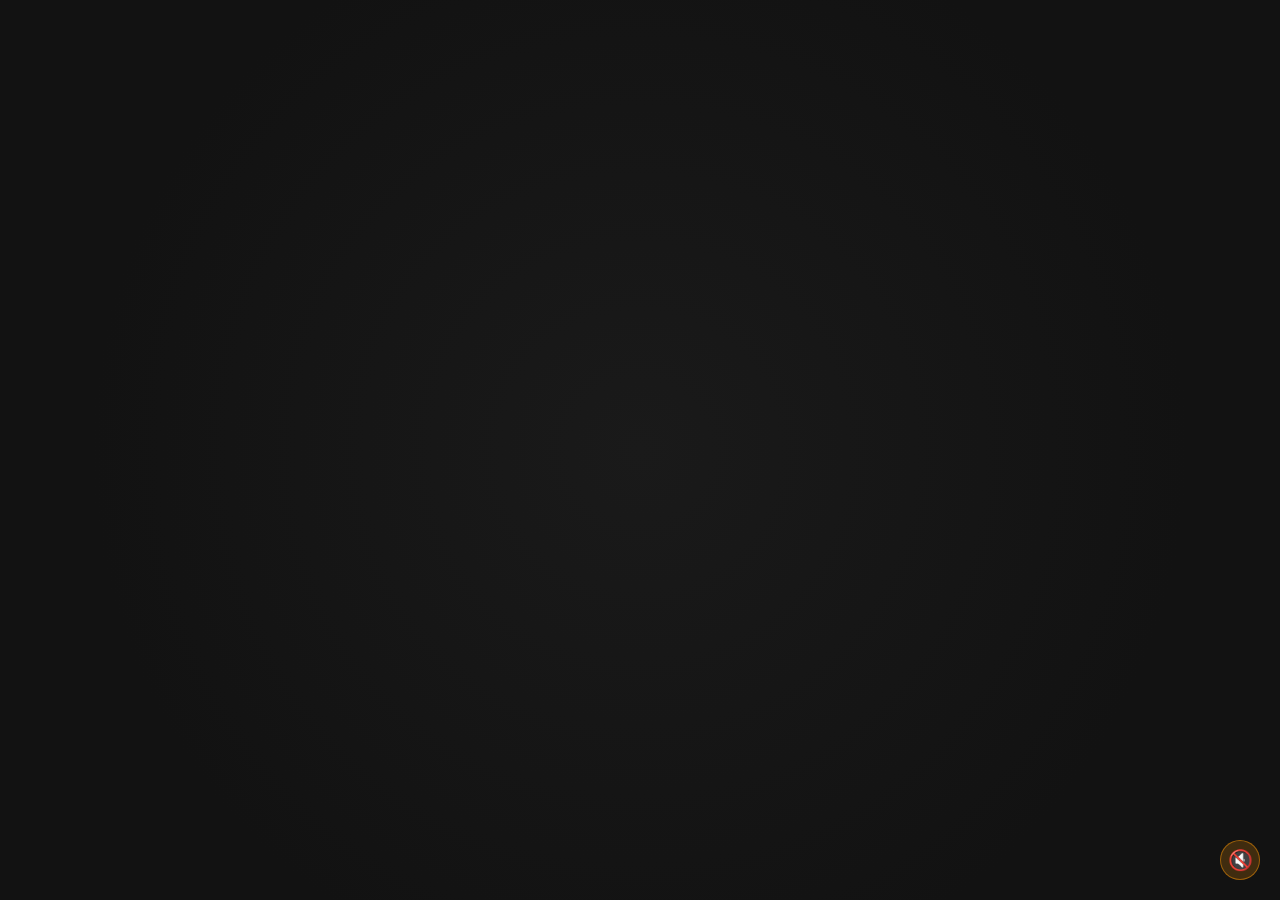
<file: index.html>
<!DOCTYPE html>
<html lang="en">
<head>
    <meta charset="UTF-8">
    <meta name="viewport" content="width=device-width, initial-scale=1.0">
    <title>EduHub - Welcome</title>
    <link rel="stylesheet" href="index/index.css">
    <link href="img/EduHub.png" rel="icon">  
</head>
<body>
    <div class="splash-container">
        <div class="logo-wrapper">
            <div class="eduhub-logo">
                <div class="logo-glow"></div>
                <span class="edu animate__animated">Edu</span>
                <span class="hub animate__animated">hub</span>
            </div>
            <div class="loading-bar">
                <div class="loading-progress"></div>
            </div>
            <div class="particles"></div>
        </div>
        <button id="soundToggle" class="sound-toggle">
            <span class="sound-on">🔊</span>
            <span class="sound-off">🔇</span>
        </button>
    </div>

    <audio id="bgMusic" preload="auto" autoplay>
    <source src="index/intro.mp3" type="audio/mpeg">
    </audio>

    
    <script src="index/index.js"></script>
</body>

</html>
</file>
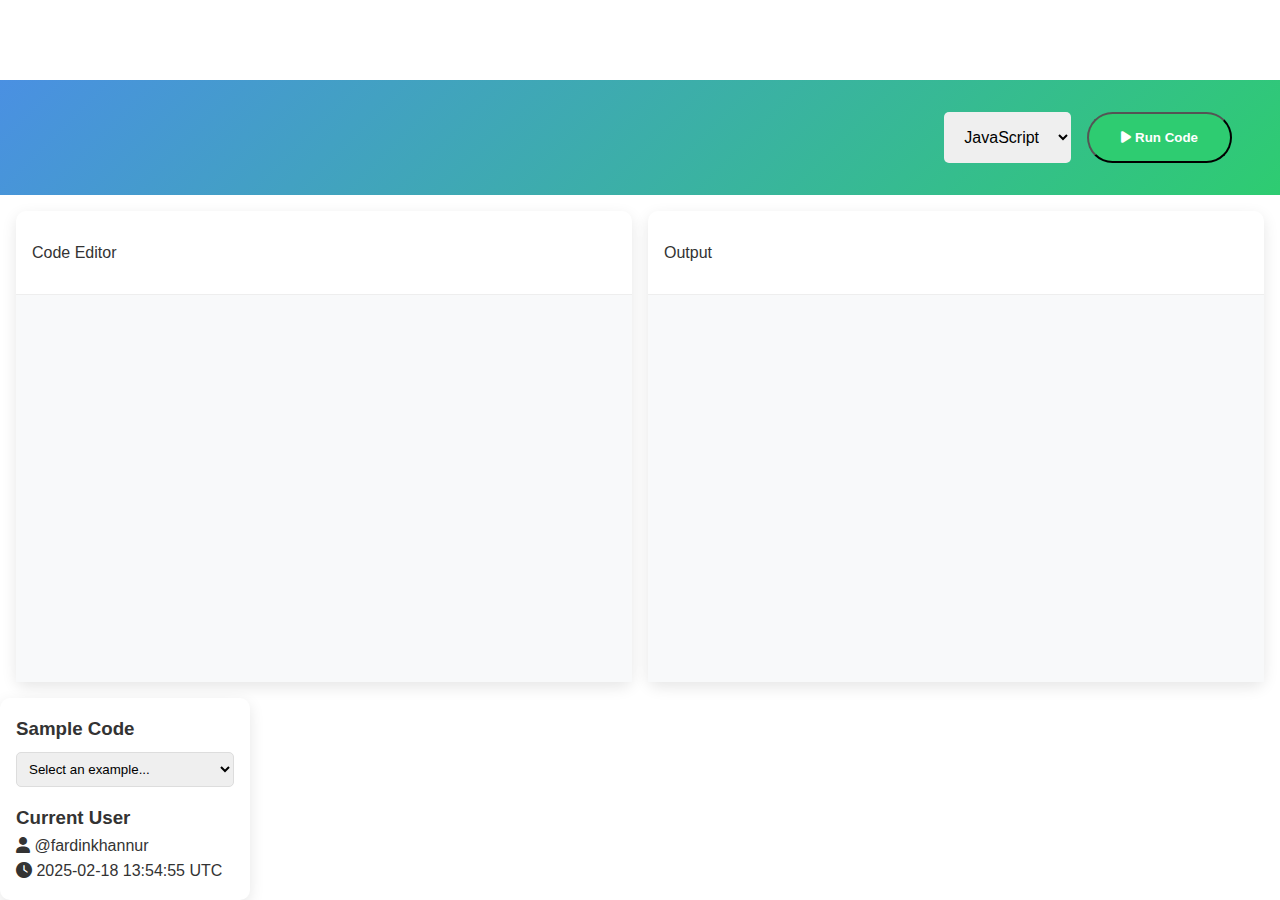
<file: compiler.html>
<!DOCTYPE html>
<html lang="en">
<head>
    <meta charset="UTF-8">
    <meta name="viewport" content="width=device-width, initial-scale=1.0">
    <title>Online Compiler - EduHub</title>
    <link rel="stylesheet" href="css/style.css">
    <link rel="stylesheet" href="css/animations.css">
    <link rel="stylesheet" href="css/compiler.css">
    <link rel="stylesheet" href="https://cdnjs.cloudflare.com/ajax/libs/font-awesome/6.0.0/css/all.min.css">
</head>
<body>

        <!-- Header Section -->
        <header class="header fade-in">
            <nav class="navbar">
                <div class="logo slide-in-left">
                    <img src="img/logo.jpg" alt="EduHub Logo" class="logo-img">
                    <span class="logo-text">EduHub</span>
                </div>
                <div class="nav-toggle" id="navToggle">
                    <span></span><span></span><span></span>
                </div>
                <ul class="nav-links slide-in-right">
                    <li><a href="index.html" class="active">Home</a></li>
                    <li><a href="courses.html">Courses</a></li>
                    <li><a href="roadmap.html">Roadmap</a></li>
                    <li><a href="compiler.html">Compiler</a></li>
                    <li><a href="competitive.html" class="active">Competitive</a></li>
                    <li><a href="ai-assistant.html">AI Assistant</a></li>
                    <li><a href="profile.html">Profile</a></li>
                </ul>
            </nav>
        </header>

    <main class="compiler-container">
        <section class="compiler-header">
            <h1 class="fade-in">Online Compiler</h1>
            <div class="compiler-controls">
                <select id="language-select">
                    <option value="javascript">JavaScript</option>
                    <option value="python">Python</option>
                    <option value="cpp">C++</option>
                    <option value="java">Java</option>
                </select>
                <button id="run-code" class="btn primary-btn">
                    <i class="fas fa-play"></i> Run Code
                </button>
            </div>
        </section>

        <section class="compiler-main">
            <div class="editor-container">
                <div class="editor-header">
                    <span>Code Editor</span>
                    <div class="editor-actions">
                        <button class="btn secondary-btn" id="copy-code">
                            <i class="fas fa-copy"></i>
                        </button>
                        <button class="btn secondary-btn" id="download-code">
                            <i class="fas fa-download"></i>
                        </button>
                    </div>
                </div>
                <textarea id="code-editor" class="code-editor"></textarea>
            </div>

            <div class="output-container">
                <div class="output-header">
                    <span>Output</span>
                    <div class="output-actions">
                        <button class="btn secondary-btn" id="clear-output">
                            <i class="fas fa-trash"></i>
                        </button>
                    </div>
                </div>
                <div id="code-output" class="code-output"></div>
            </div>
        </section>

        <section class="compiler-sidebar">
            <div class="sample-codes">
                <h3>Sample Code</h3>
                <select id="sample-select">
                    <option value="">Select an example...</option>
                    <option value="hello">Hello World</option>
                    <option value="fibonacci">Fibonacci Series</option>
                    <option value="sorting">Sorting Algorithm</option>
                </select>
            </div>
            <div class="compiler-info">
                <h3>Current User</h3>
                <p><i class="fas fa-user"></i> @fardinkhannur</p>
                <p><i class="fas fa-clock"></i> 2025-02-18 13:54:55 UTC</p>
            </div>
        </section>
    </main>

    <script src="js/main.js"></script>
</body>
</html>
</file>
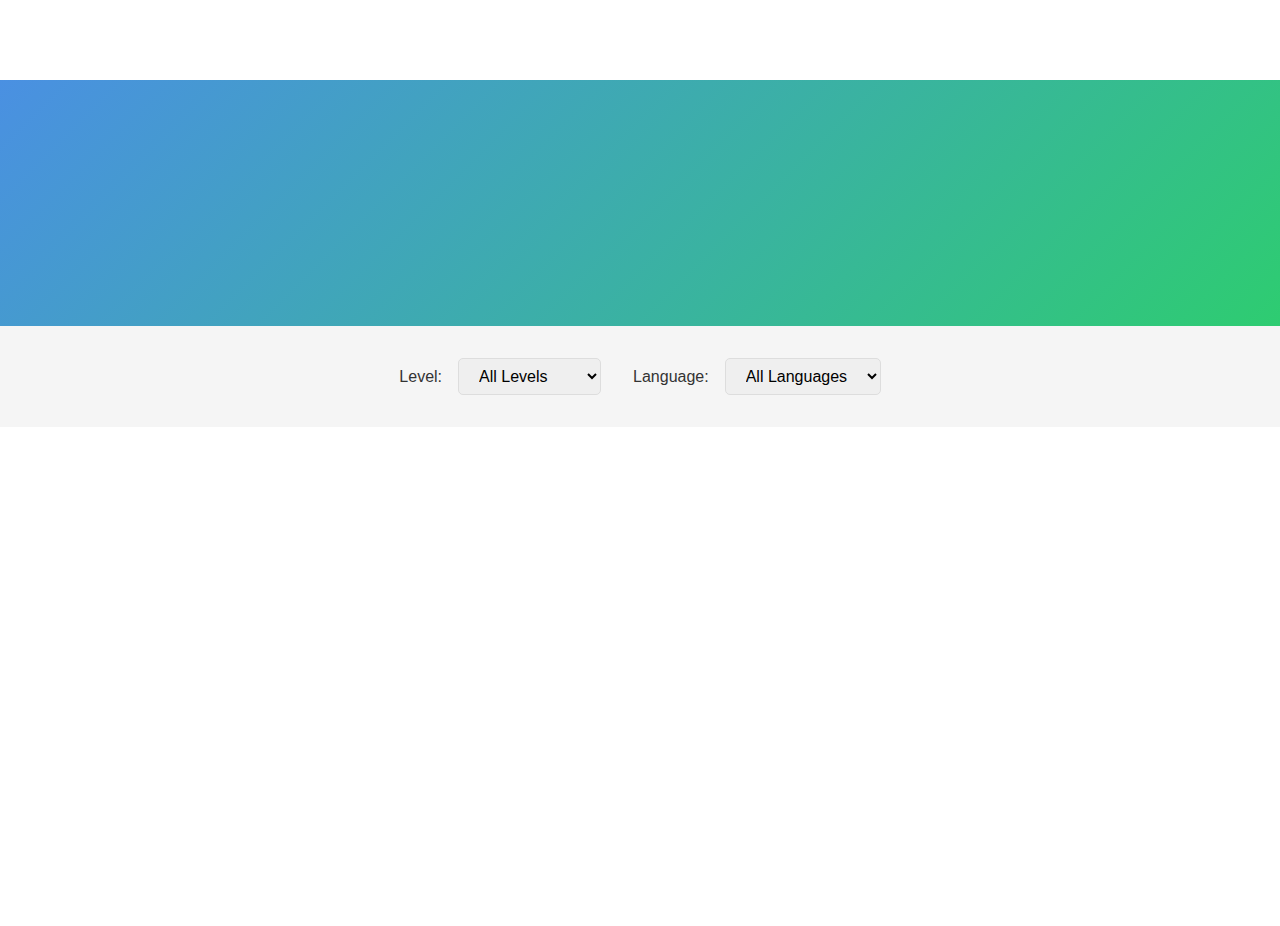
<file: courses.html>
<!DOCTYPE html>
<html lang="en">
<head>
    <meta charset="UTF-8">
    <meta name="viewport" content="width=device-width, initial-scale=1.0">
    <title>Courses - EduHub</title>
    <link rel="stylesheet" href="css/style.css">
    <link rel="stylesheet" href="css/animations.css">
    <link rel="stylesheet" href="css/courses.css">
    <link rel="stylesheet" href="https://cdnjs.cloudflare.com/ajax/libs/font-awesome/6.0.0/css/all.min.css">
</head>
<body>
    <!-- Header will be the same as index.html -->
        <!-- Header Section -->
        <header class="header fade-in">
            <nav class="navbar">
                <div class="logo slide-in-left">
                    <img src="img/logo.jpg" alt="EduHub Logo" class="logo-img">
                    <span class="logo-text">EduHub</span>
                </div>
                <div class="nav-toggle" id="navToggle">
                    <span></span><span></span><span></span>
                </div>
                <ul class="nav-links slide-in-right">
                    <li><a href="index.html" class="active">Home</a></li>
                    <li><a href="courses.html">Courses</a></li>
                    <li><a href="roadmap.html">Roadmap</a></li>
                    <li><a href="compiler.html">Compiler</a></li>
                    <li><a href="competitive.html" class="active">Competitive</a></li>
                    <li><a href="ai-assistant.html">AI Assistant</a></li>
                    <li><a href="profile.html">Profile</a></li>
                </ul>
            </nav>
        </header>

    <main class="courses-container">
        <section class="courses-hero">
            <h1 class="fade-in">Our Courses</h1>
            <p class="slide-up">Choose from our wide range of programming courses</p>
        </section>

        <section class="course-filters">
            <div class="filter-group">
                <label for="level">Level:</label>
                <select id="level">
                    <option value="all">All Levels</option>
                    <option value="beginner">Beginner</option>
                    <option value="intermediate">Intermediate</option>
                    <option value="advanced">Advanced</option>
                </select>
            </div>
            <div class="filter-group">
                <label for="language">Language:</label>
                <select id="language">
                    <option value="all">All Languages</option>
                    <option value="html">HTML</option>
                    <option value="css">CSS</option>
                    <option value="javascript">JavaScript</option>
                    <option value="python">Python</option>
                    <option value="cpp">C++</option>
                </select>
            </div>
        </section>

        <section class="course-grid">
            <!-- Web Development Track -->
            <div class="course-card slide-up">
                <div class="course-image">
                    <img src="img/HTML & CSS Fundamentals.webp" alt="HTML & CSS Fundamentals">
                    <span class="course-level beginner">Beginner</span>
                </div>
                <div class="course-content">
                    <h3>HTML & CSS Fundamentals</h3>
                    <p>Learn the basics of web development with HTML5 and CSS3</p>
                    <div class="course-meta">
                        <span><i class="fas fa-clock"></i> 20 hours</span>
                        <span><i class="fas fa-user-graduate"></i> 1,234 students</span>
                    </div>
                    <a href="#" class="btn primary-btn">Start Learning</a>
                </div>
            </div>

            <!-- More course cards... -->
        </section>
    </main>
</body>
</html>
</file>
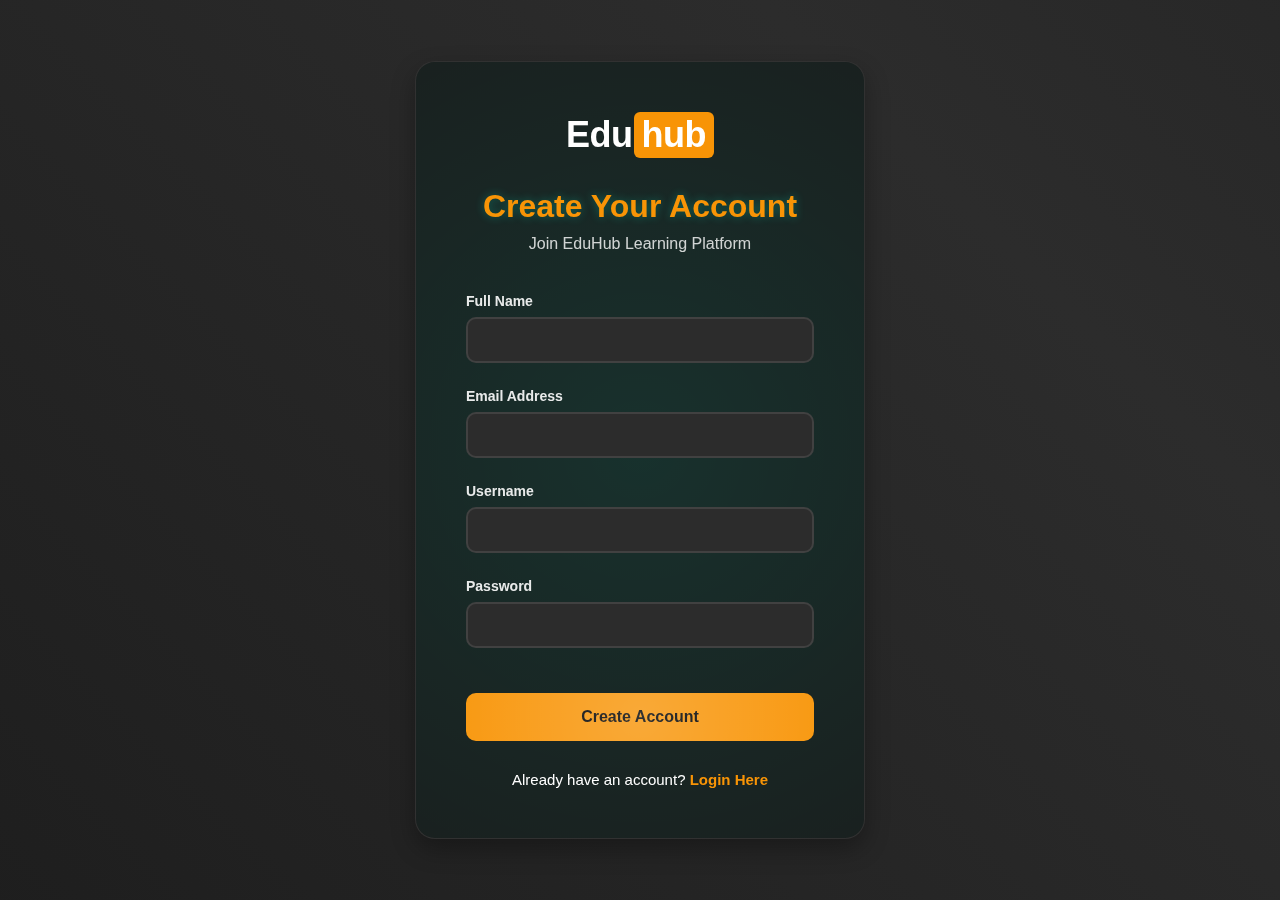
<file: profile.html>
<!DOCTYPE html>
<html lang="en">
<head>
    <meta charset="UTF-8">
    <meta name="viewport" content="width=device-width, initial-scale=1.0">
    <title>User Profile - EduHub</title>
    <link rel="stylesheet" href="css/style.css">
    <link rel="stylesheet" href="css/animations.css">
    <link rel="stylesheet" href="css/profile.css">
    <link rel="stylesheet" href="https://cdnjs.cloudflare.com/ajax/libs/font-awesome/6.0.0/css/all.min.css">
</head>
<body>

        <!-- Header Section -->
        <header class="header fade-in">
            <nav class="navbar">
                <div class="logo slide-in-left">
                    <img src="img/logo.jpg" alt="EduHub Logo" class="logo-img">
                    <span class="logo-text">EduHub</span>
                </div>
                <div class="nav-toggle" id="navToggle">
                    <span></span><span></span><span></span>
                </div>
                <ul class="nav-links slide-in-right">
                    <li><a href="index.html" class="active">Home</a></li>
                    <li><a href="courses.html">Courses</a></li>
                    <li><a href="roadmap.html">Roadmap</a></li>
                    <li><a href="compiler.html">Compiler</a></li>
                    <li><a href="competitive.html" class="active">Competitive</a></li>
                    <li><a href="ai-assistant.html">AI Assistant</a></li>
                    <li><a href="profile.html">Profile</a></li>
                </ul>
            </nav>
        </header>

    <main class="profile-container">
        <section class="profile-header">
            <div class="profile-cover"></div>
            <div class="profile-info">
                <div class="profile-avatar">
                    <img src="img/Logo-Anonymous .png" alt="Fardin Khan Nur">
                </div>
                <div class="profile-details">
                    <h1>Fardin Khan Nur</h1>
                    <p class="username">@fardinkhannur</p>
                    <p class="joined-date">Member since: Feb 18, 2025</p>
                </div>
            </div>
        </section>

        <section class="profile-stats">
            <div class="stat-card">
                <i class="fas fa-code"></i>
                <h3>Courses Completed</h3>
                <p>12</p>
            </div>
            <div class="stat-card">
                <i class="fas fa-certificate"></i>
                <h3>Certificates Earned</h3>
                <p>5</p>
            </div>
            <div class="stat-card">
                <i class="fas fa-star"></i>
                <h3>Achievement Points</h3>
                <p>2,450</p>
            </div>
        </section>

        <section class="profile-content">
            <div class="profile-tabs">
                <button class="tab-btn active" data-tab="progress">Progress</button>
                <button class="tab-btn" data-tab="achievements">Achievements</button>
                <button class="tab-btn" data-tab="certificates">Certificates</button>
            </div>

            <div class="tab-content" id="progress-tab">
                <h2>Learning Progress</h2>
                <div class="course-progress">
                    <div class="progress-item">
                        <div class="progress-header">
                            <h3>HTML & CSS Fundamentals</h3>
                            <span>85%</span>
                        </div>
                        <div class="progress-bar">
                            <div class="progress" style="width: 85%"></div>
                        </div>
                    </div>
                    <!-- More progress items... -->
                </div>
            </div>
        </section>
    </main>

    <script src="js/profile.js"></script>
</body>
</html>
</file>
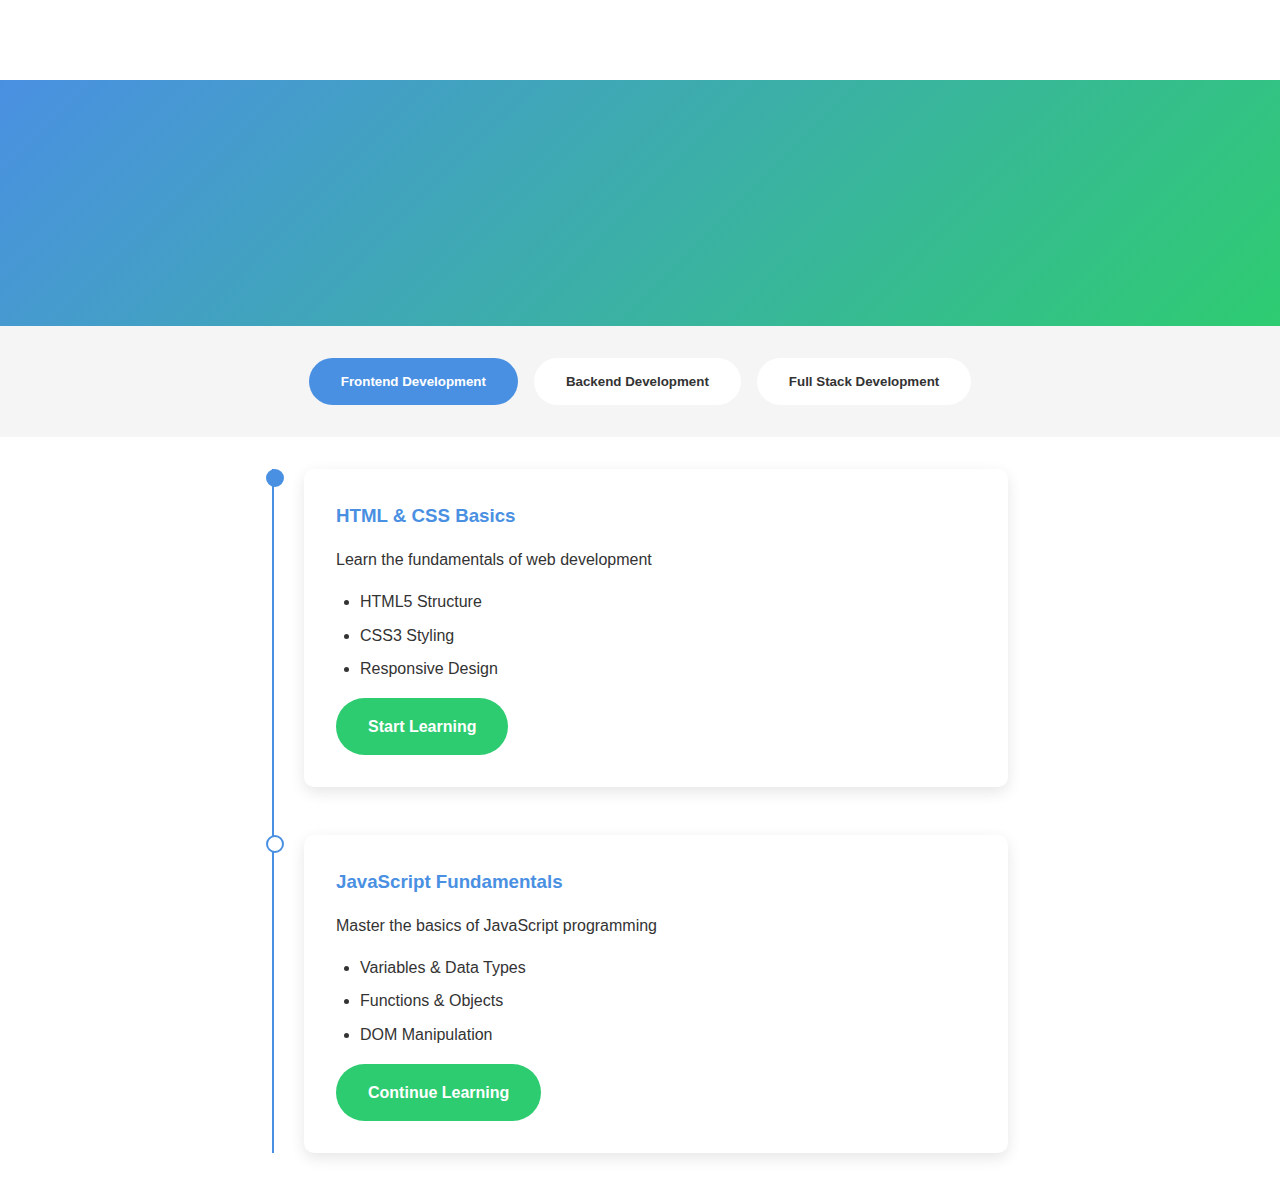
<file: roadmap.html>
<!DOCTYPE html>
<html lang="en">
<head>
    <meta charset="UTF-8">
    <meta name="viewport" content="width=device-width, initial-scale=1.0">
    <title>Learning Roadmap - EduHub</title>
    <link rel="stylesheet" href="css/style.css">
    <link rel="stylesheet" href="css/animations.css">
    <link rel="stylesheet" href="css/roadmap.css">
    <link rel="stylesheet" href="https://cdnjs.cloudflare.com/ajax/libs/font-awesome/6.0.0/css/all.min.css">
</head>
<body>

        <!-- Header Section -->
        <header class="header fade-in">
            <nav class="navbar">
                <div class="logo slide-in-left">
                    <img src="img/logo.jpg" alt="EduHub Logo" class="logo-img">
                    <span class="logo-text">EduHub</span>
                </div>
                <div class="nav-toggle" id="navToggle">
                    <span></span><span></span><span></span>
                </div>
                <ul class="nav-links slide-in-right">
                    <li><a href="index.html" class="active">Home</a></li>
                    <li><a href="courses.html">Courses</a></li>
                    <li><a href="roadmap.html">Roadmap</a></li>
                    <li><a href="compiler.html">Compiler</a></li>
                    <li><a href="competitive.html" class="active">Competitive</a></li>
                    <li><a href="ai-assistant.html">AI Assistant</a></li>
                    <li><a href="profile.html">Profile</a></li>
                </ul>
            </nav>
        </header>



    <main class="roadmap-container">
        <section class="roadmap-hero">
            <h1 class="fade-in">Your Learning Journey</h1>
            <p class="slide-up">Follow our carefully crafted roadmap to become a proficient developer</p>
        </section>

        <section class="roadmap-tracks">
            <div class="track-selector">
                <button class="track-btn active" data-track="frontend">Frontend Development</button>
                <button class="track-btn" data-track="backend">Backend Development</button>
                <button class="track-btn" data-track="fullstack">Full Stack Development</button>
            </div>

            <div class="roadmap-timeline">
                <!-- Frontend Development Track -->
                <div class="timeline-track" id="frontend-track">
                    <div class="timeline-item completed">
                        <div class="timeline-content">
                            <h3>HTML & CSS Basics</h3>
                            <p>Learn the fundamentals of web development</p>
                            <ul>
                                <li>HTML5 Structure</li>
                                <li>CSS3 Styling</li>
                                <li>Responsive Design</li>
                            </ul>
                            <a href="#" class="btn primary-btn">Start Learning</a>
                        </div>
                    </div>

                    <div class="timeline-item active">
                        <div class="timeline-content">
                            <h3>JavaScript Fundamentals</h3>
                            <p>Master the basics of JavaScript programming</p>
                            <ul>
                                <li>Variables & Data Types</li>
                                <li>Functions & Objects</li>
                                <li>DOM Manipulation</li>
                            </ul>
                            <a href="#" class="btn primary-btn">Continue Learning</a>
                        </div>
                    </div>

                    <!-- More timeline items... -->
                </div>
            </div>
        </section>
    </main>
</body>
</html>
</file>
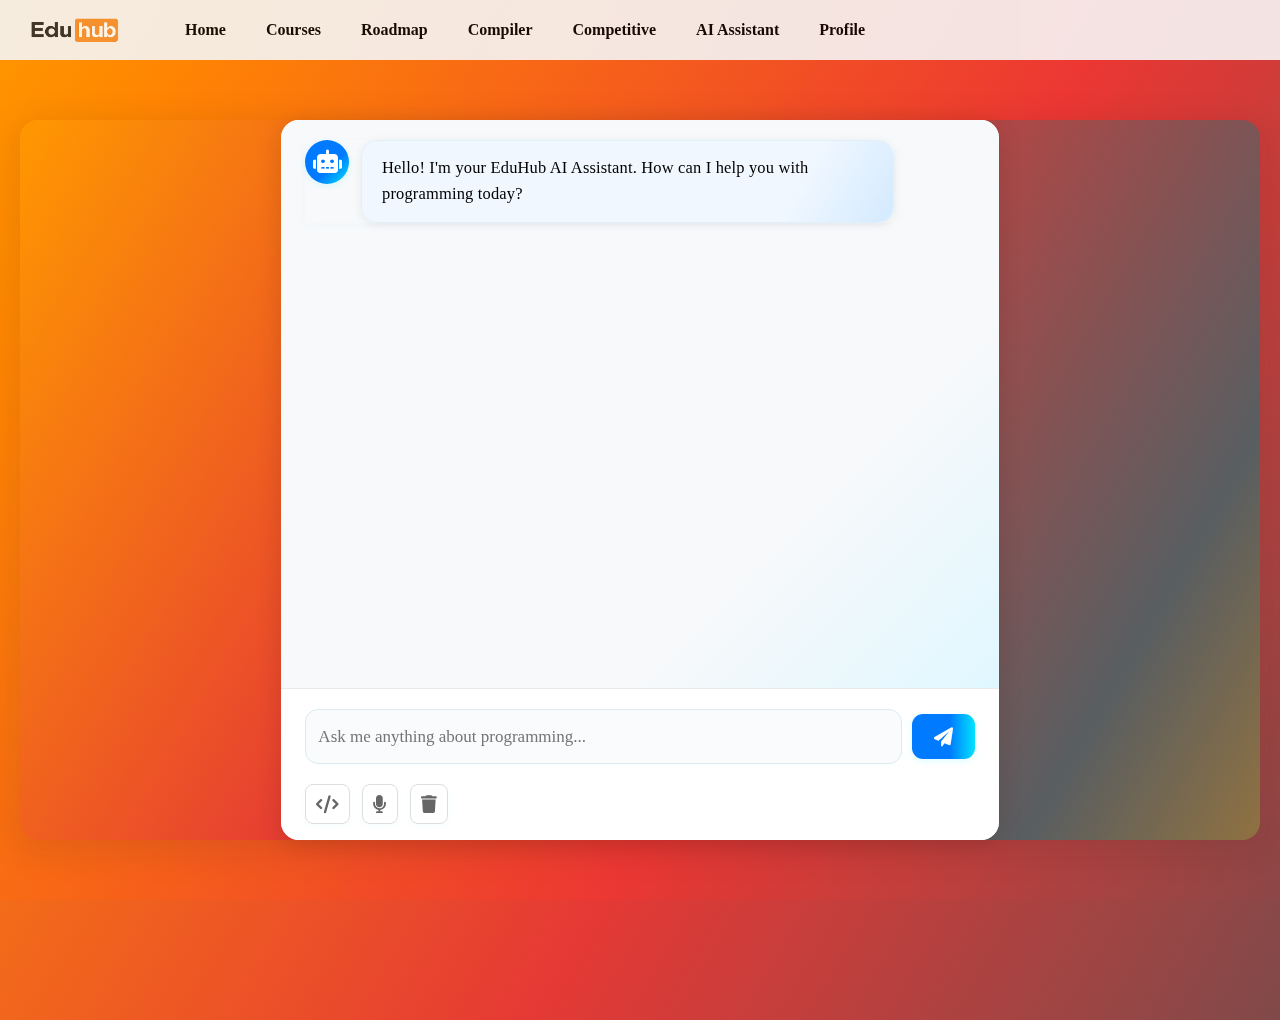
<file: html/ai-assistant.html>
<!DOCTYPE html>
<html lang="en">

<head>
    <meta charset="UTF-8">
    <meta name="viewport" content="width=device-width, initial-scale=1.0">
    <title>Eduhub - AI Assistant</title>
    <link rel="stylesheet" href="../css/ai-assistant.css">
    <link rel="stylesheet" href="https://cdnjs.cloudflare.com/ajax/libs/font-awesome/6.0.0/css/all.min.css">
    <link href="../img/EduHub.png" rel="icon">  
    <link rel="stylesheet" href="../css/compiler.css">
</head>

<body>

    <div class="navbar">
        <div class="navlogo">
            <img src="../Image/ChatGPT Image2 Apr 4, 2025, 10_37_33 AM.png" alt="Eduhub Logo">
        </div>

        <div class="navtext">
            <ol>
                <li class="hov-home"><a href="home.html">Home</a></li>
                <li class="hov-courses"><a href="courses.html">Courses</a></li>
                <li class="hov-roadmap"><a href="roadmap.html">Roadmap</a></li>
                <li class="hov-compiler"><a href="compiler.html">Compiler</a></li>
                <li class="hov-competitive"><a href="competitive.html">Competitive</a></li>
                <li class="hov-aiassiatant"><a href="ai-assistant.html">AI Assistant</a></li>
                <li class="hov-profile"><a href="profile.html">Profile</a></li>
            </ol>
        </div>
    </div>

        <!-- AI Assistant Interface -->
    <div class="ai-container">
        <div class="chat-interface">
            <!-- Chat History -->
            <div class="chat-history" id="chatHistory">
                <div class="message ai-message">
                    <div class="message-content">
                        <div class="message-avatar">
                            <i class="fas fa-robot"></i>
                        </div>
                        <div class="message-text">
                            Hello! I'm your EduHub AI Assistant. How can I help you with programming today?
                        </div>
                    </div>
                </div>
            </div>

            <!-- Input Area -->
            <div class="input-area">
                <div class="input-wrapper">
                    <textarea 
                        id="userInput" 
                        placeholder="Ask me anything about programming..."
                        rows="1"
                    ></textarea>
                    <button id="sendButton">
                        <i class="fas fa-paper-plane"></i>
                    </button>
                </div>
                <div class="input-tools">
                    <button class="tool-button" title="Upload Code">
                        <i class="fas fa-code"></i>
                    </button>
                    <button class="tool-button" title="Voice Input">
                        <i class="fas fa-microphone"></i>
                    </button>
                    <button class="tool-button" title="Clear Chat">
                        <i class="fas fa-trash"></i>
                    </button>
                </div>
            </div>
        </div>
    </div>

    <!-- Loading Overlay -->
    <div class="loading-overlay" id="loadingOverlay">
        <div class="spinner">
            <i class="fas fa-circle-notch fa-spin"></i>
            <span>Processing your request...</span>
        </div>
    </div>


    <script src="../js/ai-assistant.js"></script>

</body>

</html>
</file>
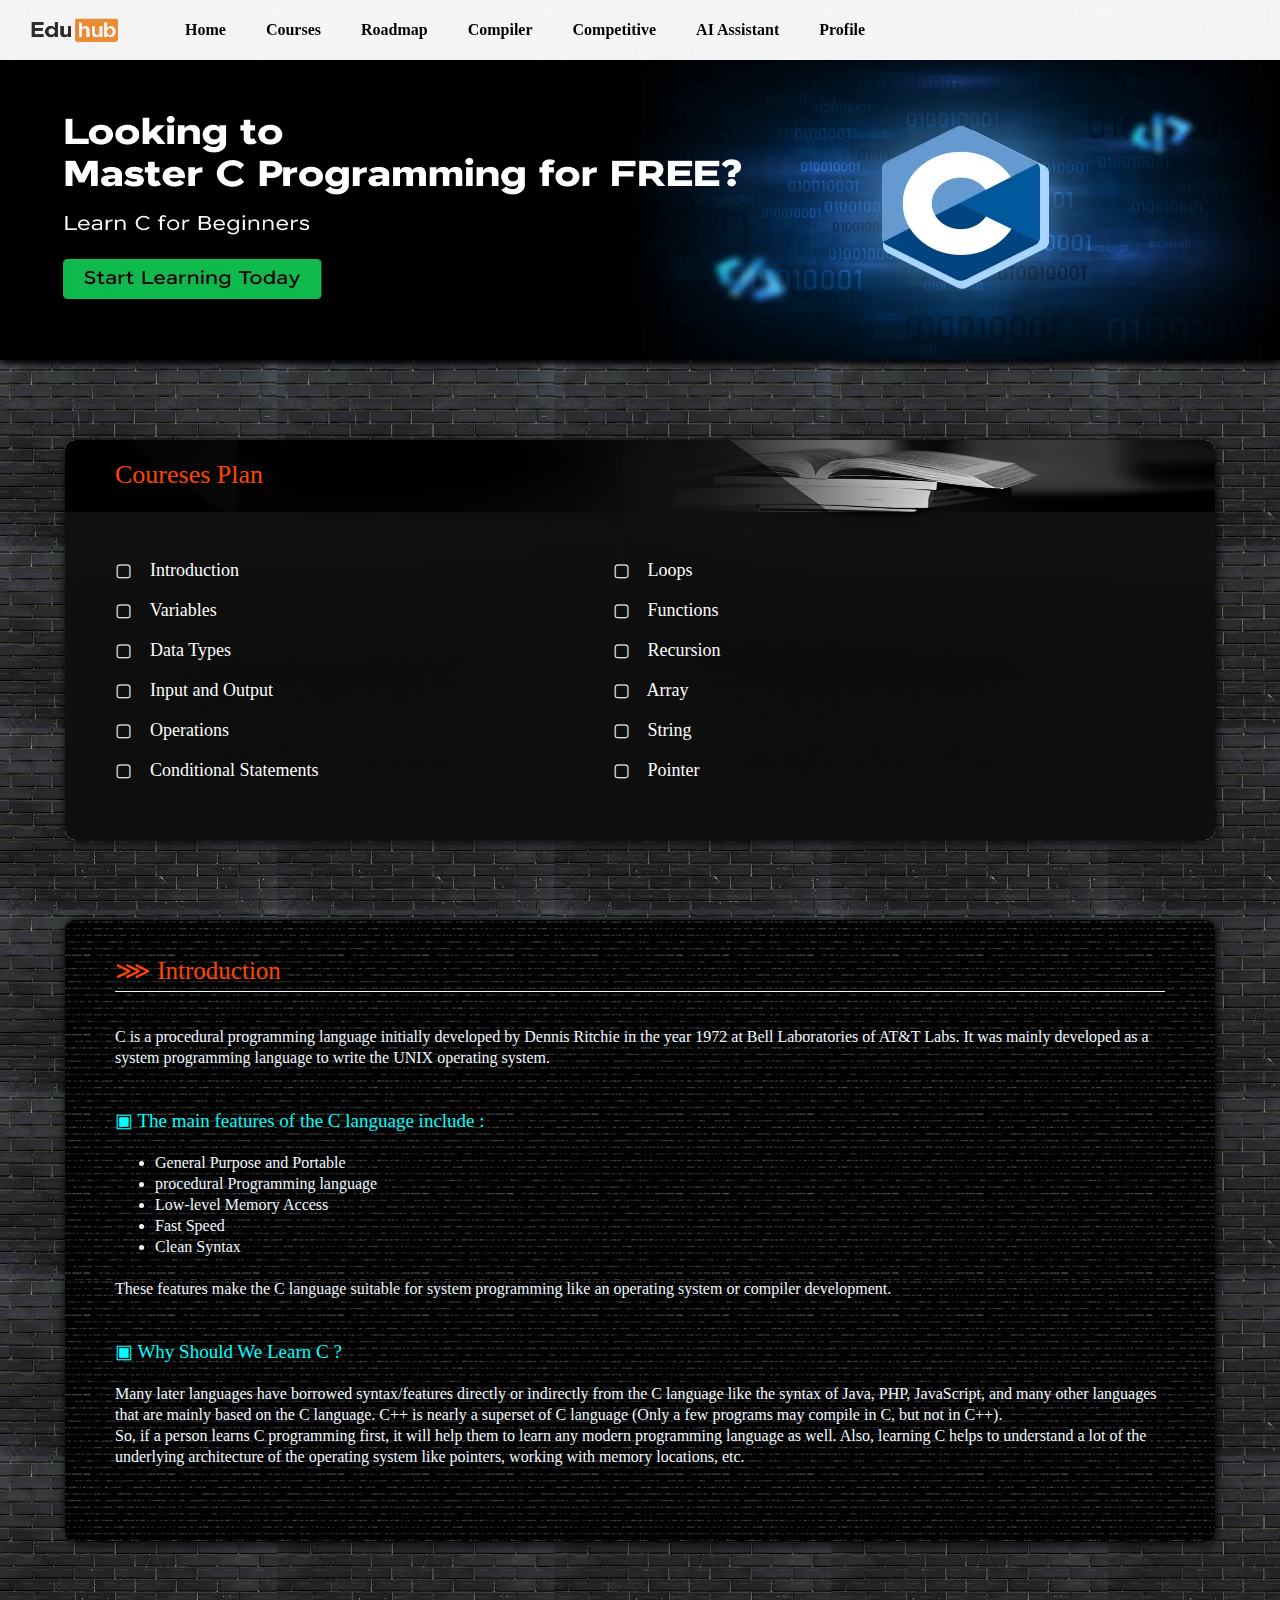
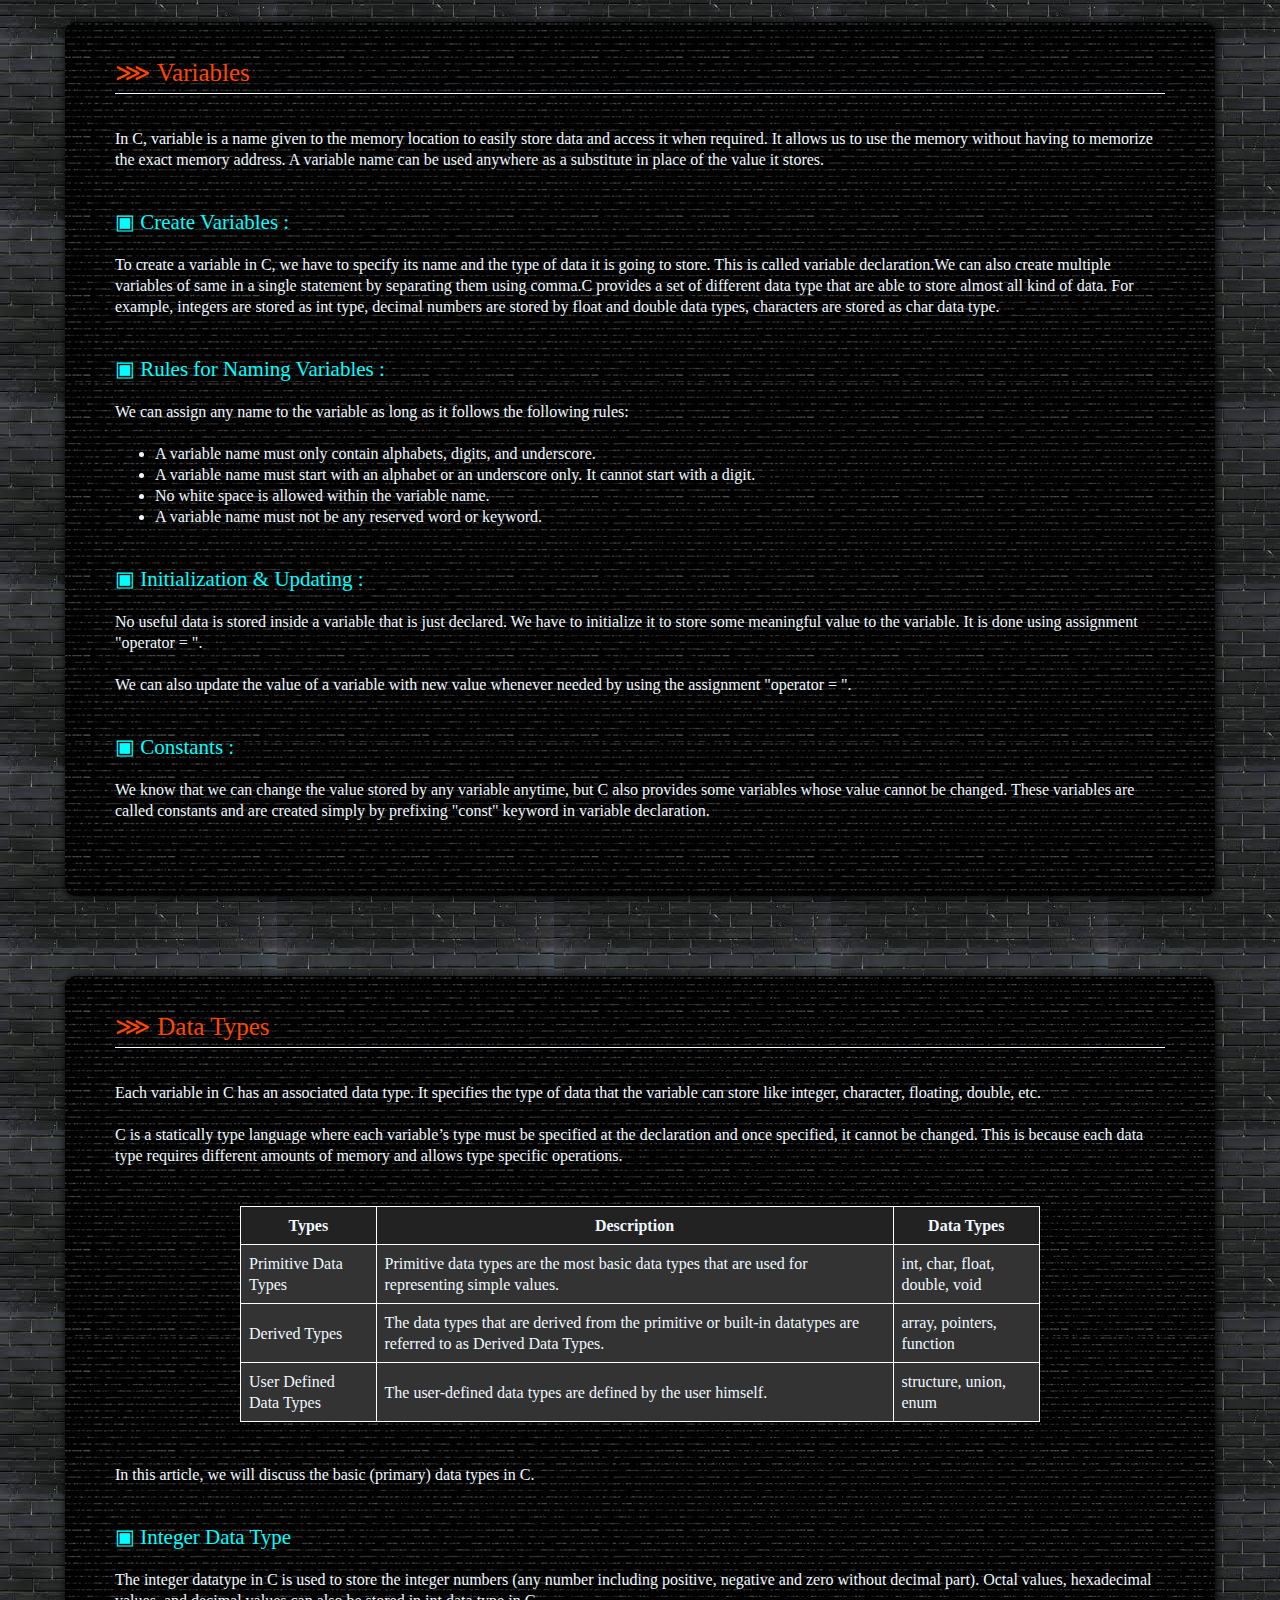
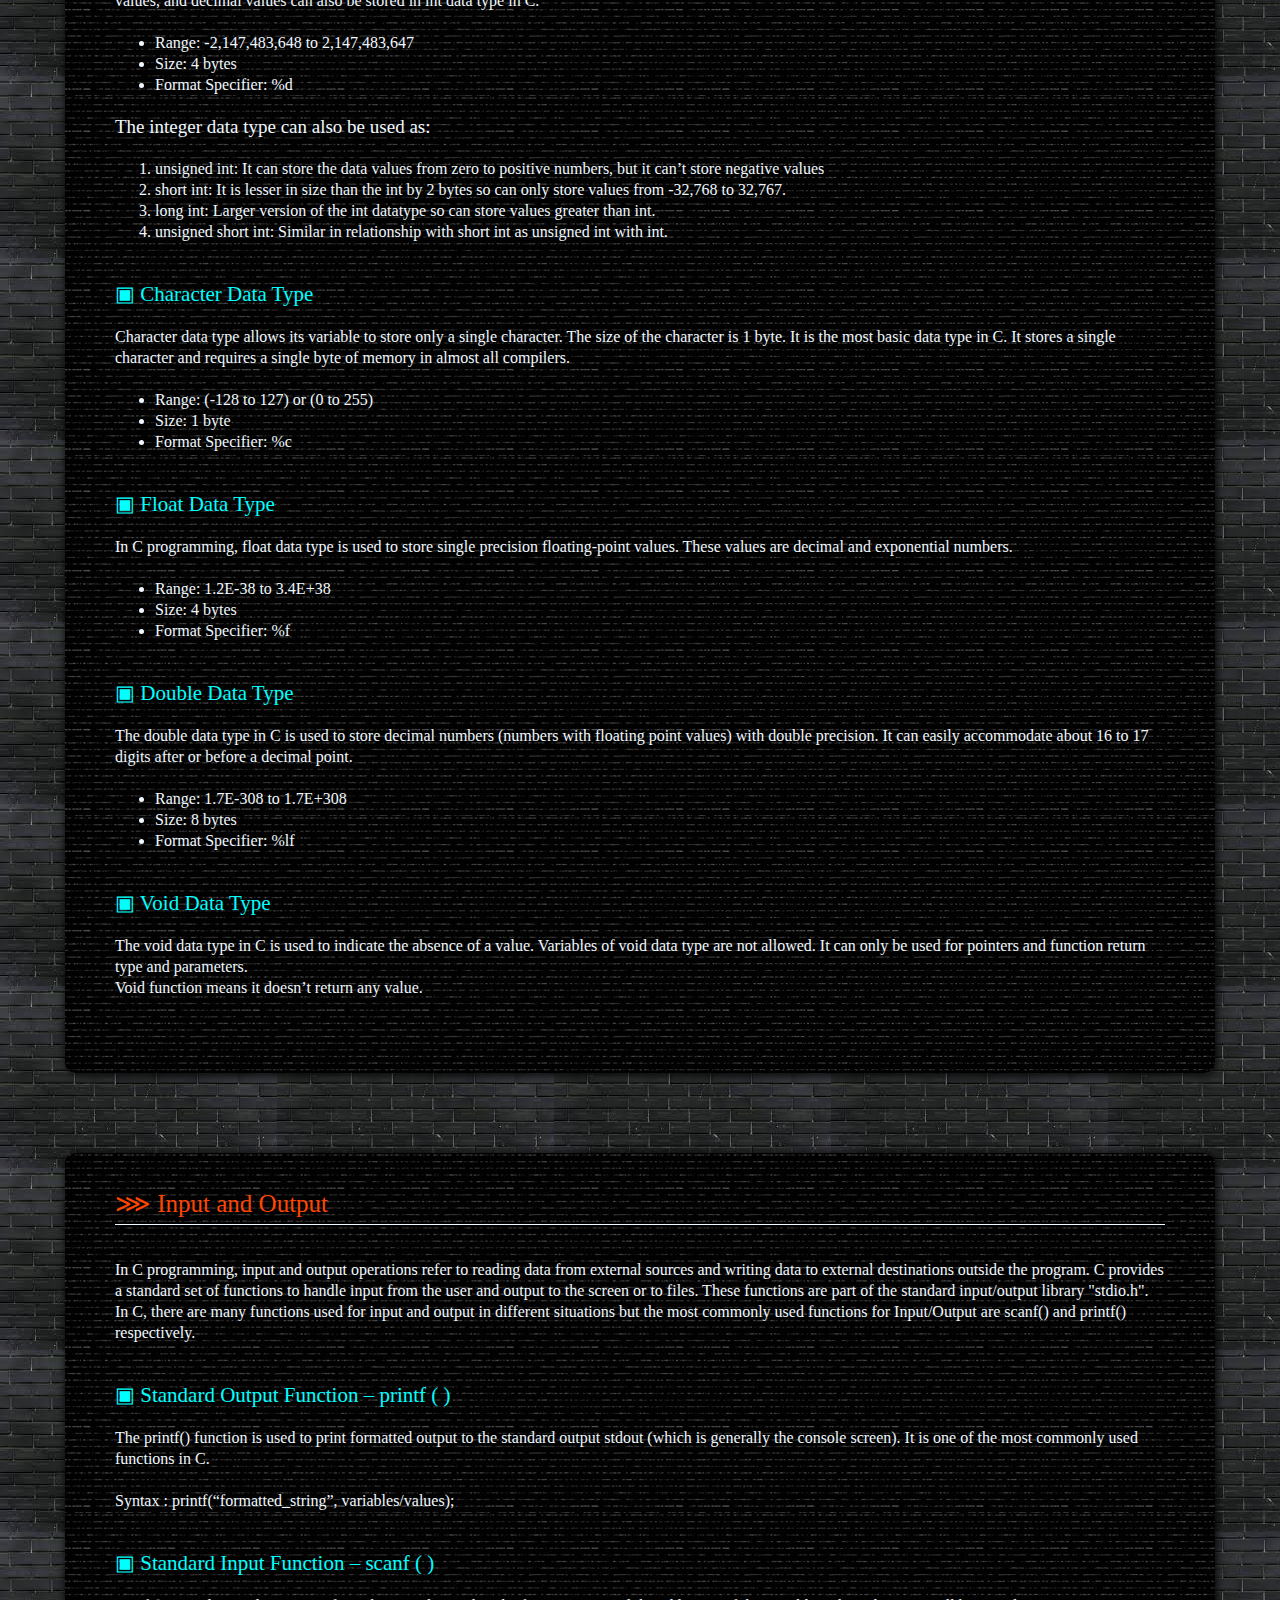
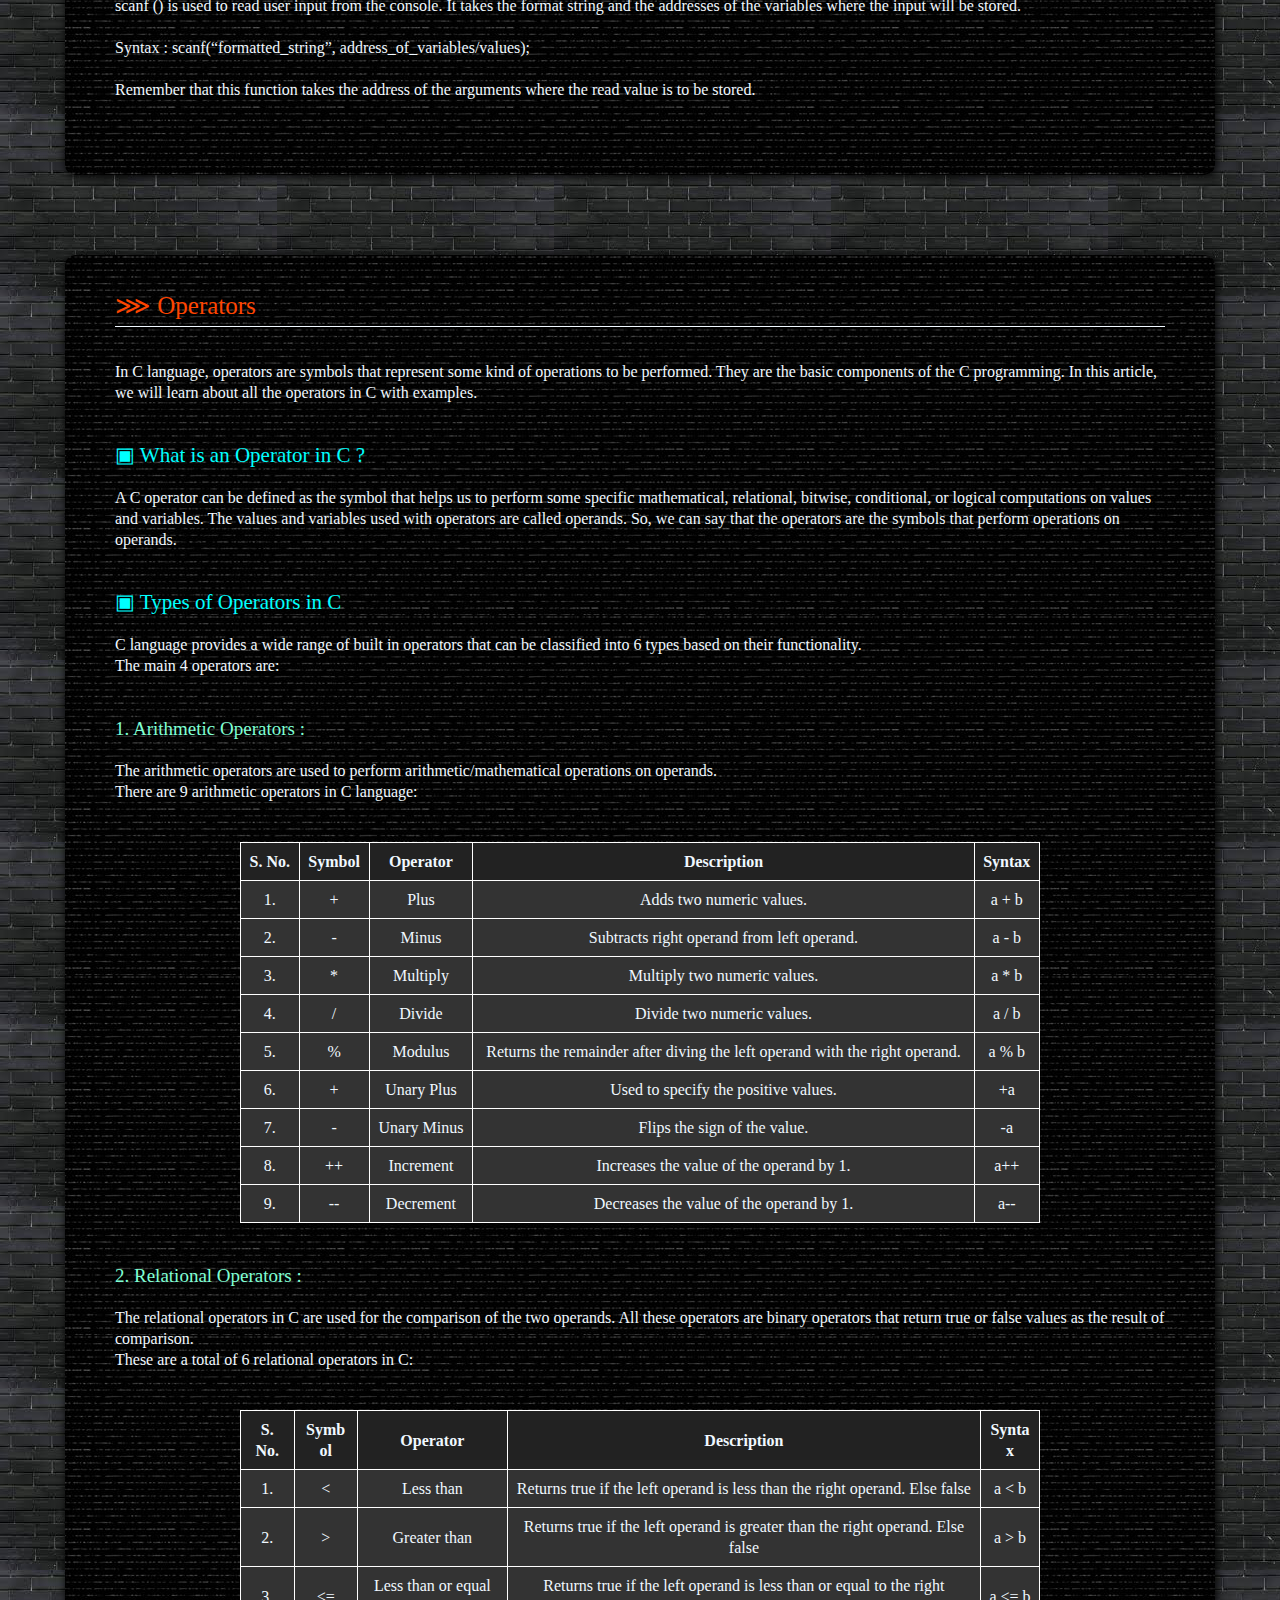
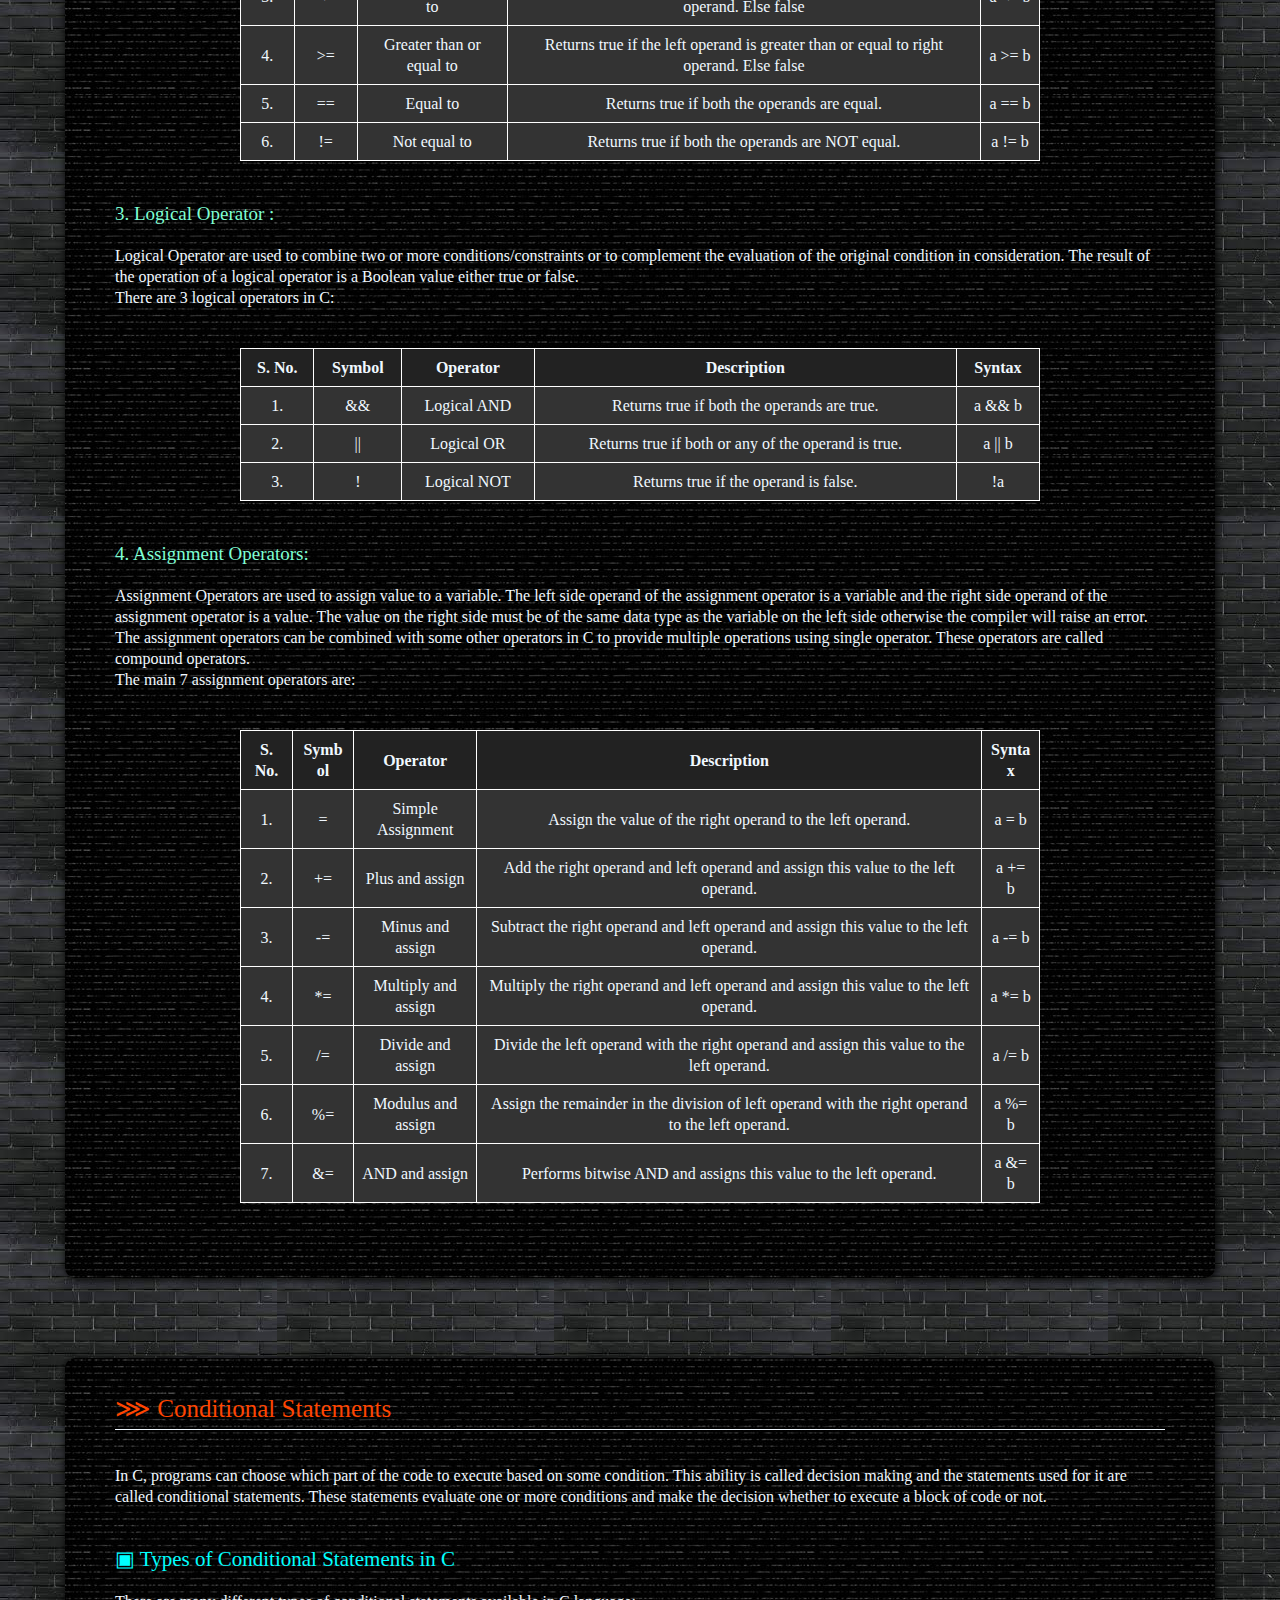
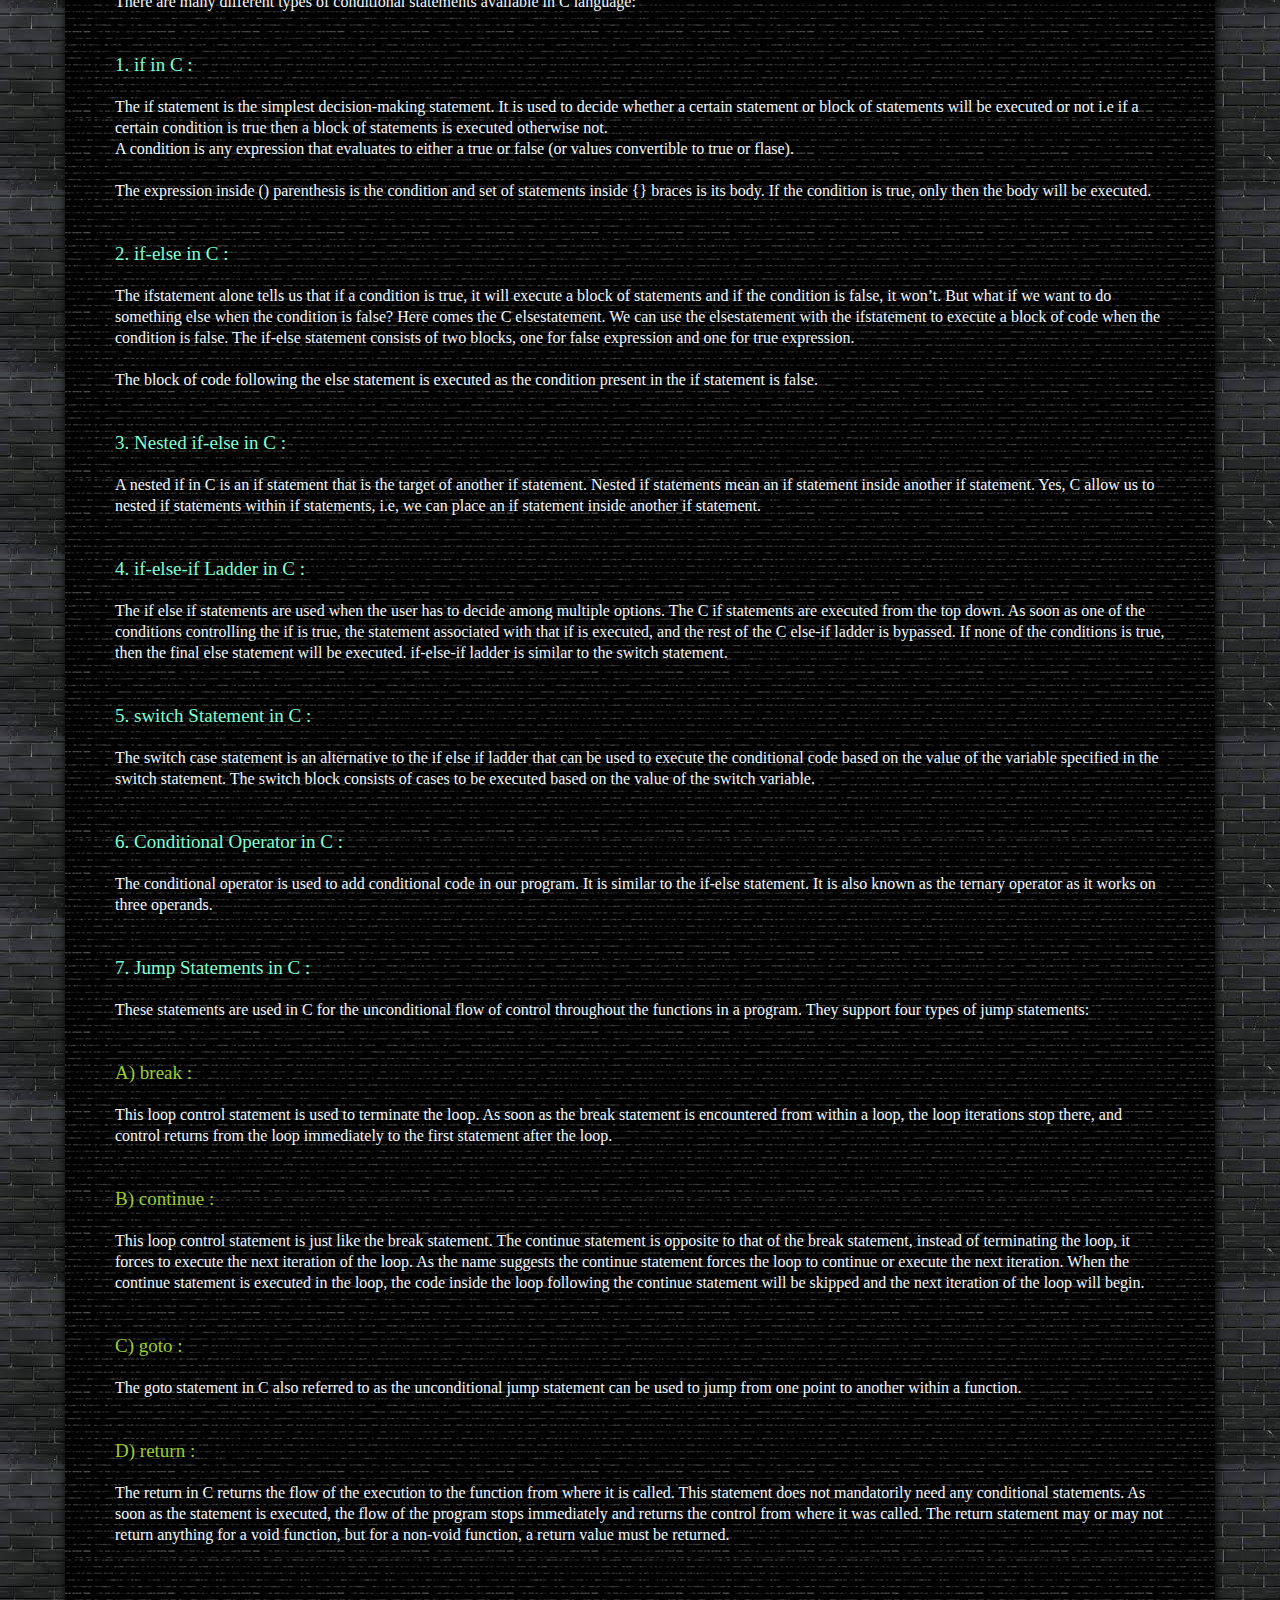
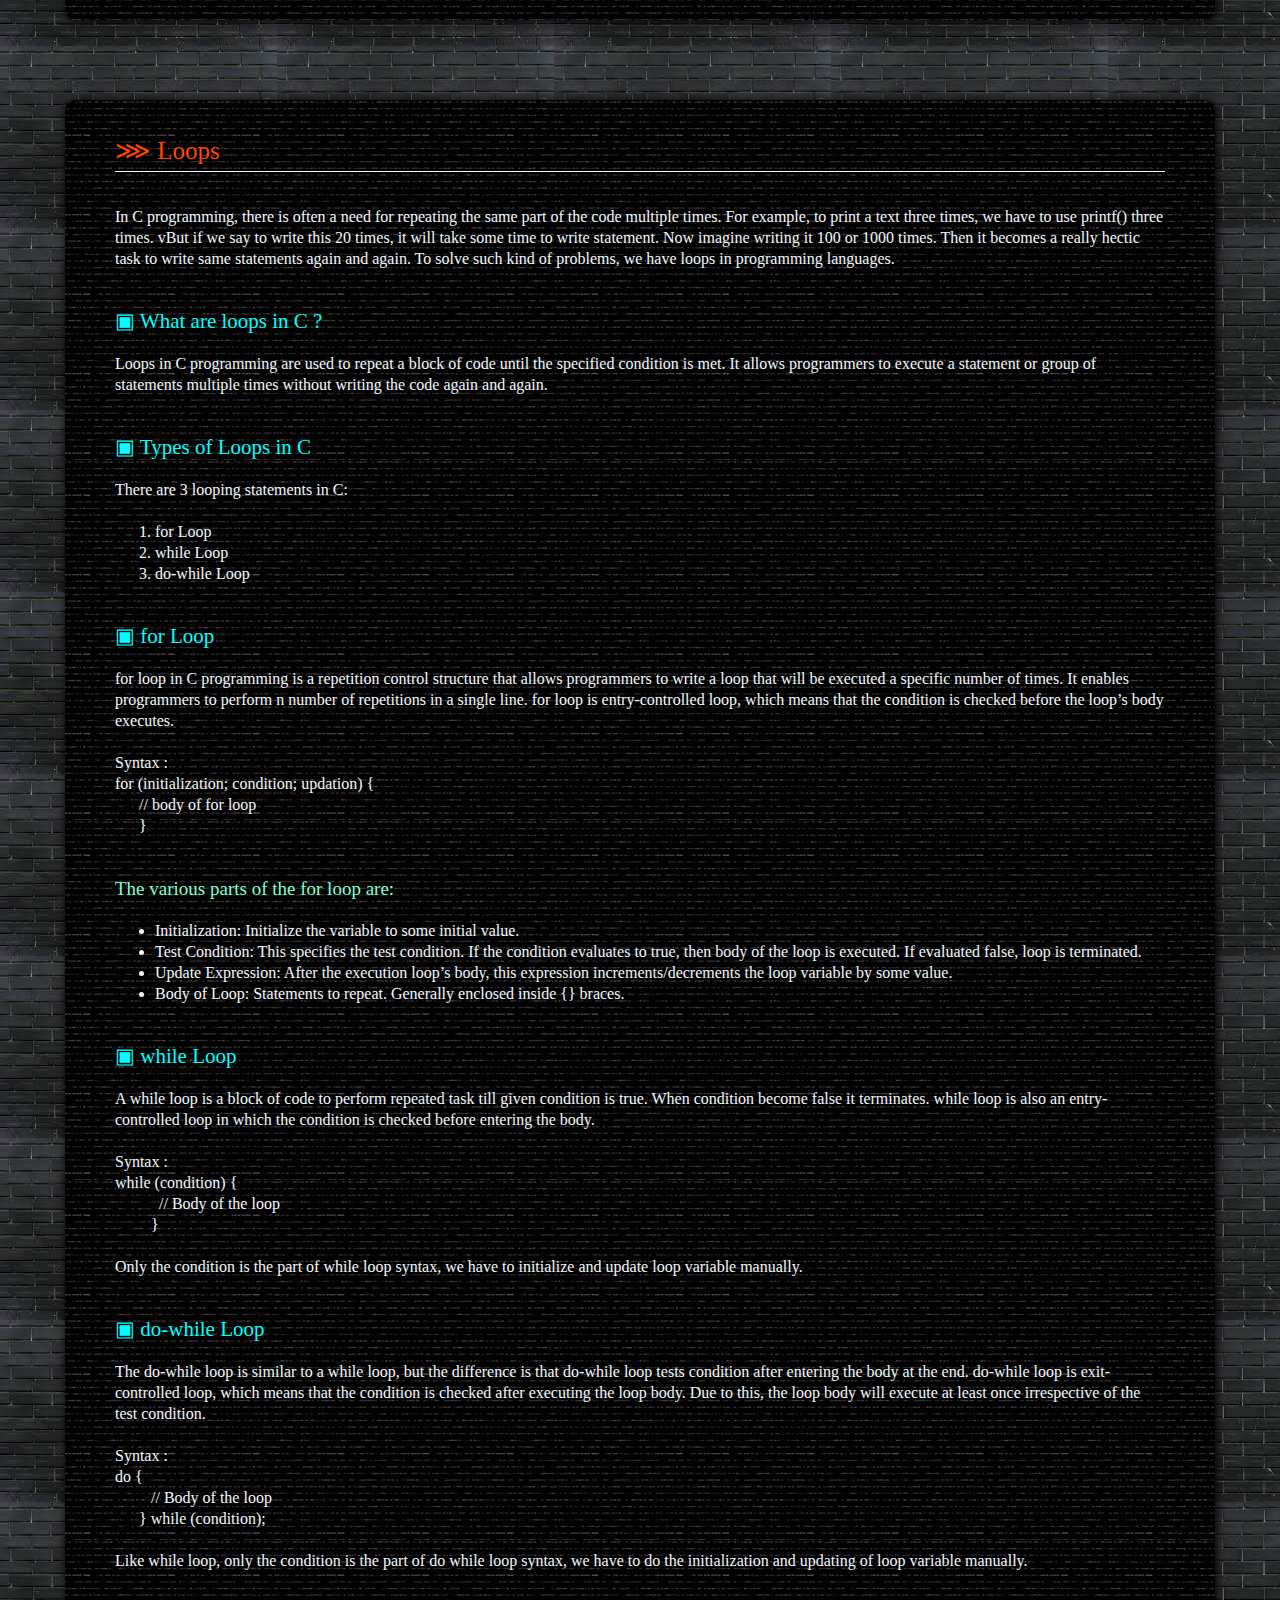
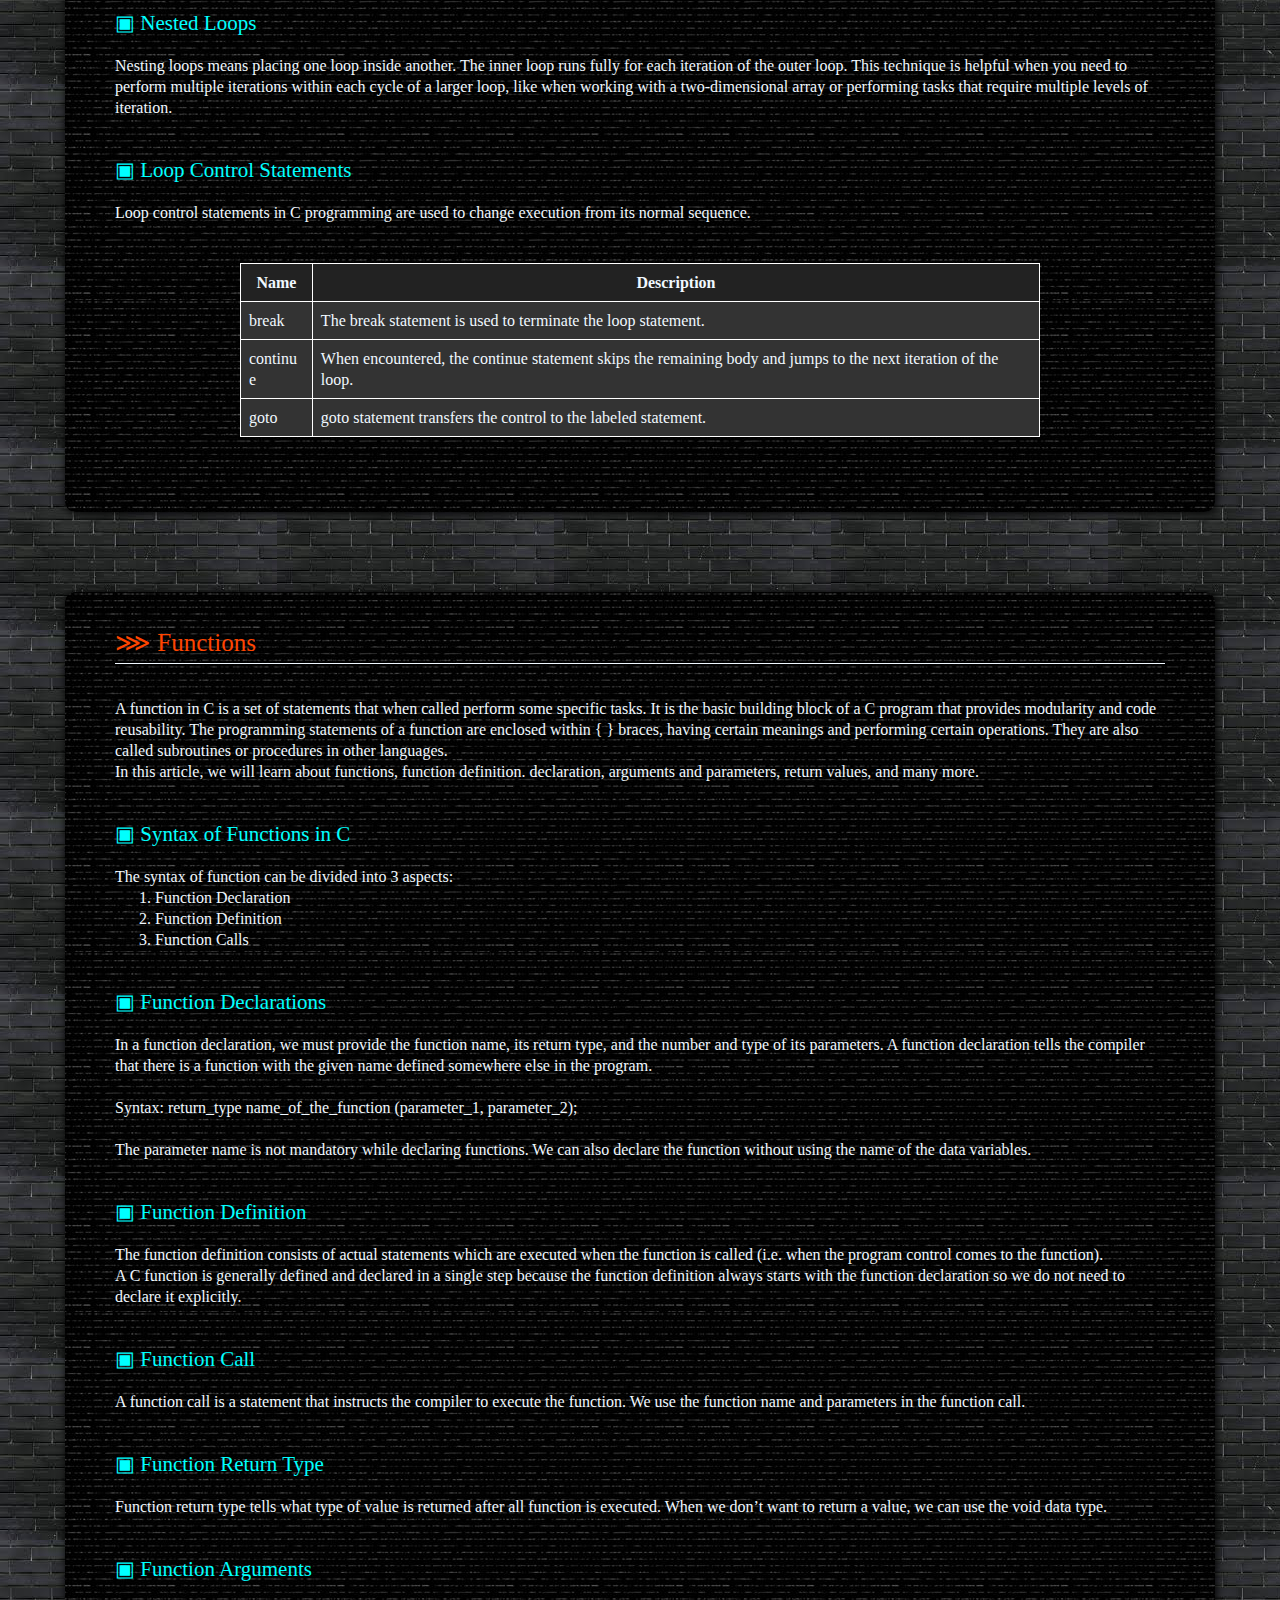
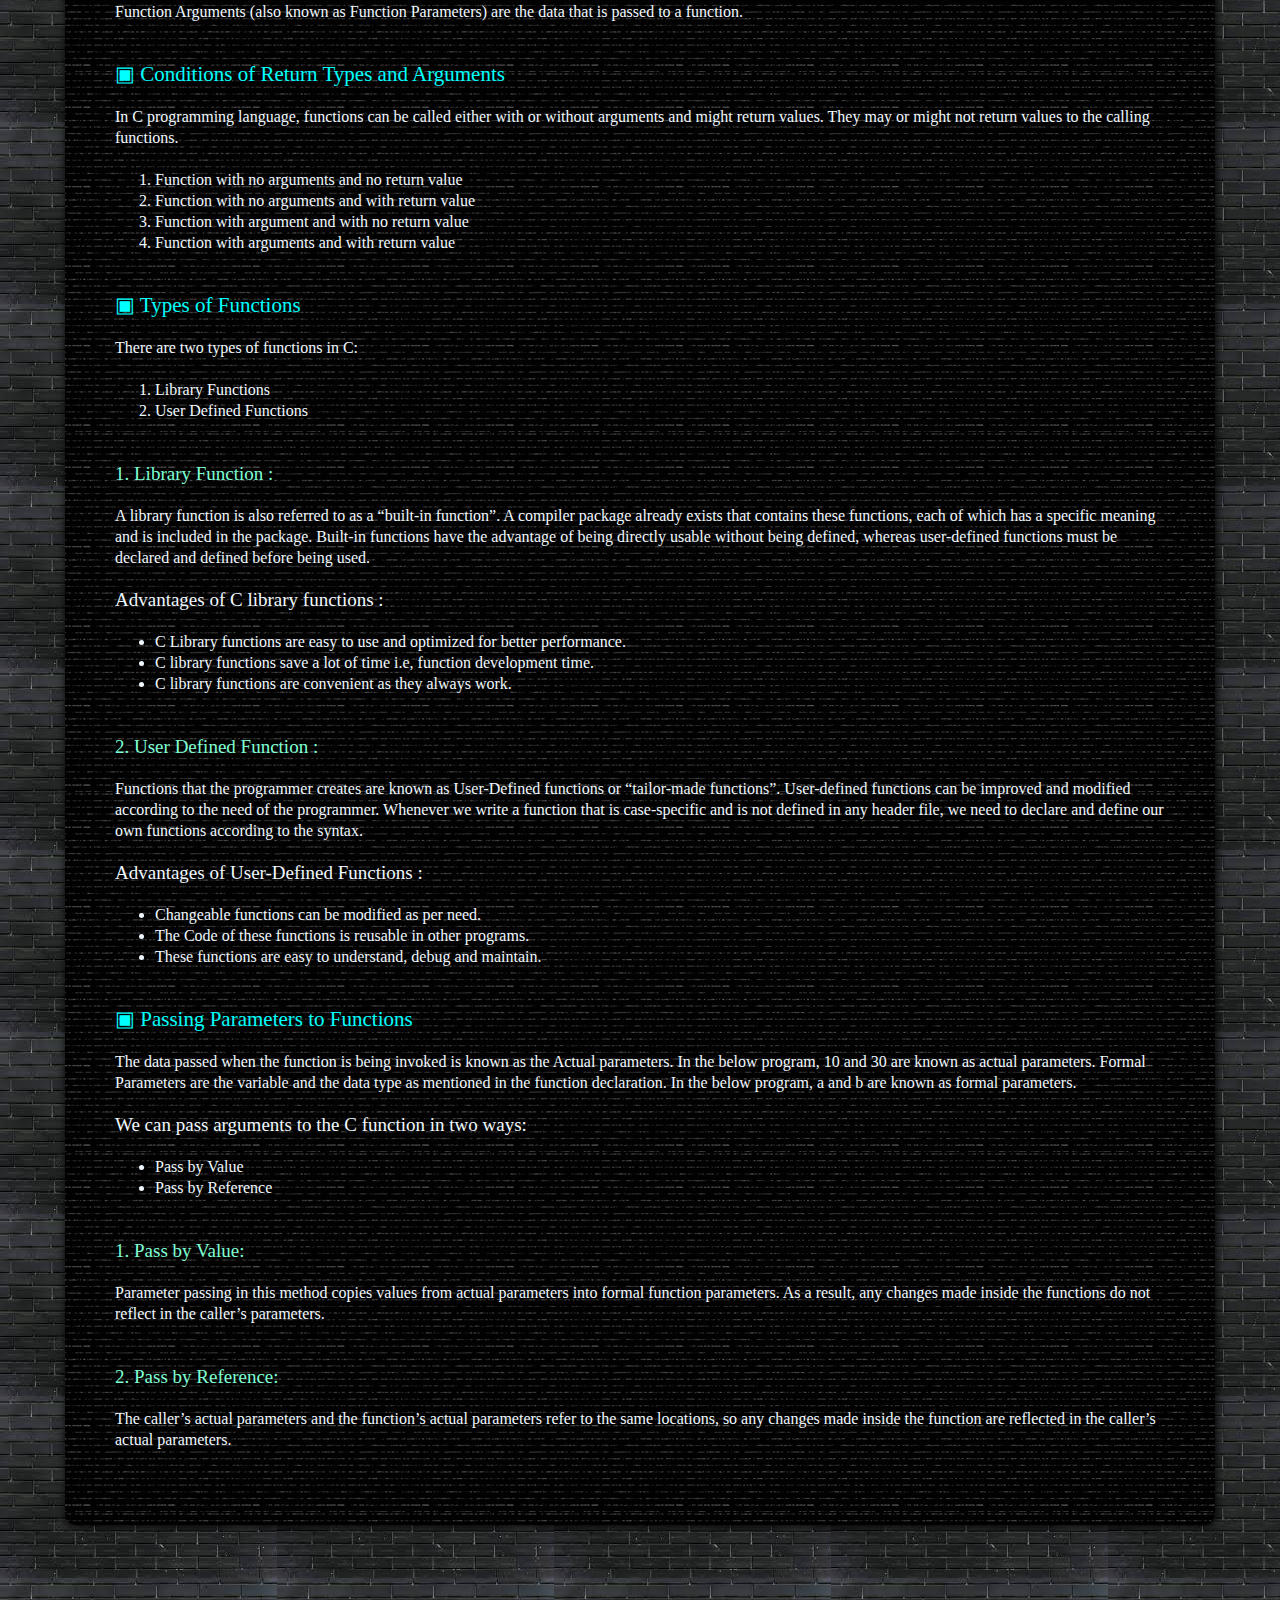
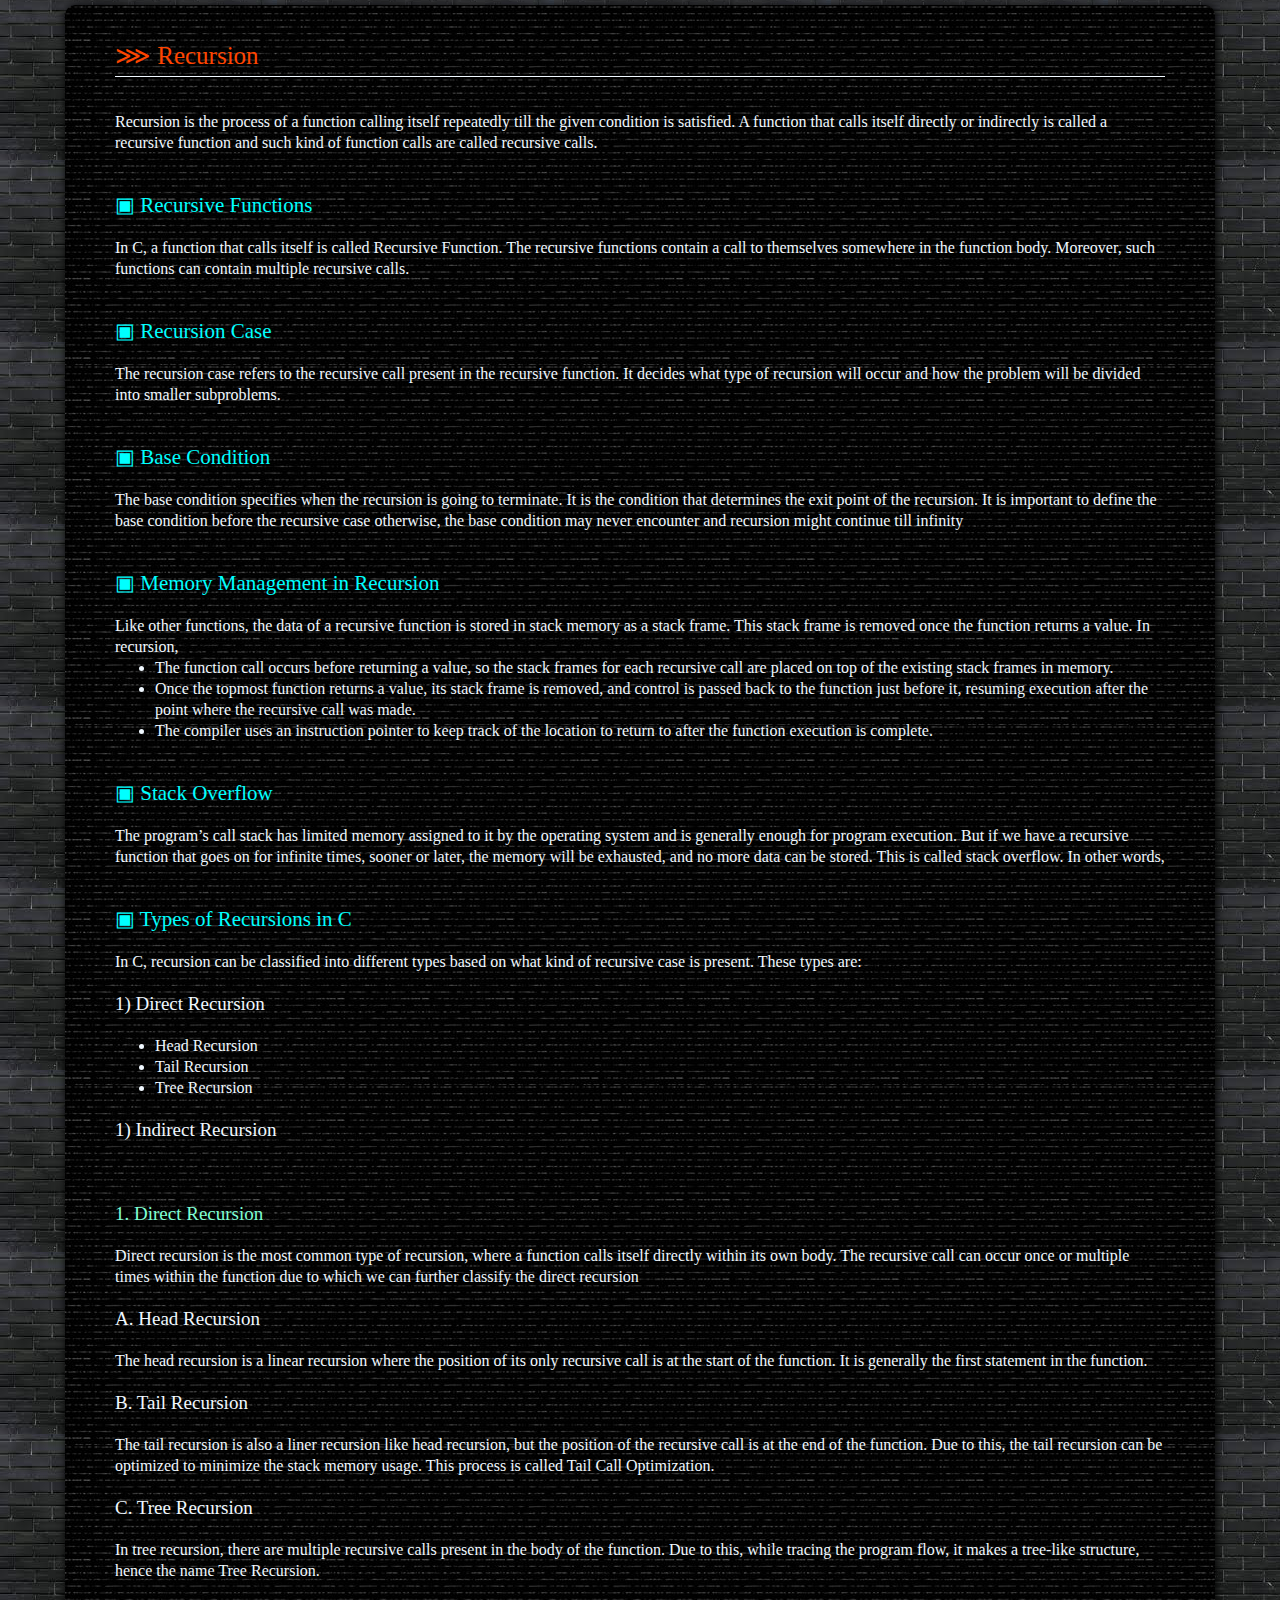
<file: html/c-courses.html>
<!DOCTYPE html>
<html lang="en">

<head>
    <meta charset="UTF-8">
    <meta name="viewport" content="width=device-width, initial-scale=1.0">
    <title>EduHub - C ~ Course</title>
    <link href="../img/EduHub.png" rel="icon">  
    <link rel="stylesheet" href="../css/c-courses.css">
    
</head>

<body>

    <div class="navbar">
        <div class="navlogo">
            <img src="../Image/ChatGPT Image2 Apr 4, 2025, 10_37_33 AM.png">
        </div>

        <div class="navtext">
            <ol>
                <li class="hov-home"><a href="home.html">Home</a></li>
                <li class="hov-courses"><a href="courses.html">Courses</a></li>
                <li class="hov-roadmap"><a href="roadmap.html">Roadmap</a></li>
                <li class="hov-compiler"><a href="compiler.html">Compiler</a></li>
                <li class="hov-competitive"><a href="competitive.html">Competitive</a></li>
                <li class="hov-aiassiatant"><a href="ai-assistant.html">AI Assistant</a></li>
                <li class="hov-profile"><a href="profile.html">Profile</a></li>

            </ol>
        </div>
    </div>

    <!-- navbar------------------ -->


    <div class="body">

        <div class="top">
            <img height="300px" width="100%" src="../Image/Courses top.jpg">
        </div>

        <div class="topic">

            <img height="500px" width="100%" src="../Image/EduHub Presentation pic-Picsart-AiImageEnhancer.jpg">

            <div class="topic-text">
                <p style="font-size: 26px; color: orangered;">Coureses Plan <br><br><br></p>
                <p style="grid-column: 1/2; font-size: 18px; line-height: 40px;">▢ &nbsp&nbsp Introduction <br>▢
                    &nbsp&nbsp Variables <br>▢ &nbsp&nbsp Data Types <br>▢ &nbsp&nbsp Input
                    and Output <br>▢ &nbsp&nbsp Operations <br>▢ &nbsp&nbsp Conditional Statements </p>
                <p style="grid-column: 2/3; font-size: 18px; line-height: 40px;">▢ &nbsp&nbsp Loops <br>▢ &nbsp&nbsp
                    Functions <br>▢ &nbsp&nbsp
                    Recursion <br>▢ &nbsp&nbsp Array <br>▢ &nbsp&nbsp String <br>▢ &nbsp&nbsp Pointer</p>
            </div>
        </div>



        <div class="box">
            <p style="font-size:25px; ; color: orangered;">⋙ Introduction</p>
            <div class="line"></div>
            <p>C is a procedural programming language initially developed by Dennis Ritchie in the year 1972 at Bell
                Laboratories of AT&T Labs. It was mainly developed as a system programming language to write the UNIX
                operating system.</p>
            <p style="font-size: 19px; color: aqua;"><br><br>▣ The main features of the C language include :<br><br></p>

            <ul>
                <li>General Purpose and Portable</li>
                <li>procedural Programming language</li>
                <li>Low-level Memory Access</li>
                <li>Fast Speed</li>
                <li>Clean Syntax</li>
            </ul>


            <p><br>These features make the C language suitable for system programming like an operating system or
                compiler development.</p>

            <p style="font-size: 19px; color:aqua;"><br><br>▣ Why Should We Learn C ?</p>
            <p><br>Many later languages have borrowed syntax/features directly or indirectly from the C language like
                the syntax of Java, PHP, JavaScript, and many other languages that are mainly based on the C language.
                C++
                is nearly a superset of C language (Only a few programs may compile in C, but not in C++).<br>So, if a
                person learns C programming first, it will help them to learn any modern programming language as well.
                Also, learning C helps to understand a lot of the underlying architecture of the operating system like
                pointers, working with memory locations, etc.</p>
        </div>


        <div class="box">
            <p style="font-size:25px; ; color: orangered;">⋙ Variables</p>
            <div class="line"></div>

            <p>In C, variable is a name given to the memory location to easily store data and access it when required.
                It allows us to use the memory without having to memorize the exact memory address. A variable name can
                be used anywhere as a substitute in place of the value it stores.</p>

            <p style="font-size: 21px; color:aqua;"><br><br>▣ Create Variables :</p>
            <p><br>To create a variable in C, we have to specify its name and the type of data it is going to store.
                This is called variable declaration.We can also create multiple variables of same in a single statement
                by
                separating them using comma.C provides a set of different data type that are able to store almost all
                kind of data. For example, integers are stored as int type, decimal numbers are stored by float and
                double data types, characters are stored as char data type.</p>

            <p style="font-size: 21px; color:aqua;"><br><br>▣ Rules for Naming Variables :</p>
            <p><br>We can assign any name to the variable as long as it follows the following rules:<br><br></p>

            <ul>
                <li>A variable name must only contain alphabets, digits, and underscore.</li>
                <li>A variable name must start with an alphabet or an underscore only. It cannot start with a digit.
                </li>
                <li>No white space is allowed within the variable name.</li>
                <li>A variable name must not be any reserved word or keyword.</li>
            </ul>


            <p style="font-size: 21px; color:aqua;"><br><br>▣ Initialization & Updating :</p>
            <p><br>No useful data is stored inside a variable that is just declared. We have to initialize it to store
                some meaningful value to the variable. It is done using assignment "operator = ".<br><br>We can also
                update
                the value of a variable with new value whenever needed by using the assignment "operator = ".</p>

            <p style="font-size: 21px; color:aqua;"><br><br>▣ Constants :</p>
            <p><br>We know that we can change the value stored by any variable anytime, but C also provides some
                variables whose value cannot be changed. These variables are called constants and are created simply by
                prefixing
                "const" keyword in variable declaration.</p>
        </div>


        <div class="box">
            <p style="font-size:25px; ; color: orangered;">⋙ Data Types</p>
            <div class="line"></div>

            <p>Each variable in C has an associated data type. It specifies the type of data that the variable can store
                like integer, character, floating, double, etc.</p>
            <p><br>C is a statically type language where each variable’s type must be specified at the declaration and
                once specified, it cannot be changed. This is because each data type requires different amounts of
                memory and
                allows type specific operations.</p>

            <table>
                <tr>
                    <th>Types</th>
                    <th>Description</th>
                    <th>Data Types</th>
                </tr>
                <tr>
                    <td>Primitive Data Types</td>
                    <td>Primitive data types are the most basic data types that are used for representing simple values.
                    </td>
                    <td>int, char, float, double, void</td>
                </tr>
                <tr>
                    <td>Derived Types</td>
                    <td>The data types that are derived from the primitive or built-in datatypes are referred to as
                        Derived Data Types.</td>
                    <td>array, pointers, function</td>
                </tr>
                <tr>
                    <td>User Defined Data Types</td>
                    <td>The user-defined data types are defined by the user himself.</td>
                    <td>structure, union, enum</td>
                </tr>
            </table>

            <p><br><br>In this article, we will discuss the basic (primary) data types in C.</p>
            <p style="font-size: 21px; color:aqua;"><br><br>▣ Integer Data Type</p>
            <p><br>The integer datatype in C is used to store the integer numbers (any number including positive,
                negative and zero without decimal part). Octal values, hexadecimal values, and decimal values can also
                be stored
                in int data type in C.<br><br></p>

            <ul>
                <li>Range: -2,147,483,648 to 2,147,483,647</li>
                <li>Size: 4 bytes</li>
                <li>Format Specifier: %d</li>
            </ul>

            <p style="font-size: 19px;"><br>The integer data type can also be used as:<br><br></p>
            <ol>
                <li>unsigned int: It can store the data values from zero to positive numbers, but it can’t store
                    negative values
                </li>
                <li>short int: It is lesser in size than the int by 2 bytes so can only store values from -32,768 to
                    32,767.</li>
                <li>long int: Larger version of the int datatype so can store values greater than int.</li>
                <li>unsigned short int: Similar in relationship with short int as unsigned int with int.</li>
            </ol>

            <p style="font-size: 21px; color:aqua;"><br><br>▣ Character Data Type</p>
            <p><br>Character data type allows its variable to store only a single character. The size of the character
                is 1 byte. It is the most basic data type in C. It stores a single character and requires a single byte
                of
                memory in almost all compilers.<br><br></p>
            <ul>
                <li>Range: (-128 to 127) or (0 to 255)</li>
                <li>Size: 1 byte</li>
                <li>Format Specifier: %c</li>
            </ul>


            <p style="font-size: 21px; color:aqua;"><br><br>▣ Float Data Type</p>
            <p><br>In C programming, float data type is used to store single precision floating-point values. These
                values are decimal and exponential numbers.<br><br></p>
            <ul>
                <li>Range: 1.2E-38 to 3.4E+38</li>
                <li>Size: 4 bytes</li>
                <li>Format Specifier: %f</li>
            </ul>


            <p style="font-size: 21px; color:aqua;"><br><br>▣ Double Data Type</p>
            <p><br>The double data type in C is used to store decimal numbers (numbers with floating point values) with
                double precision. It can easily accommodate about 16 to 17 digits after or before a decimal
                point.<br><br></p>

            <ul>
                <li>Range: 1.7E-308 to 1.7E+308</li>
                <li>Size: 8 bytes</li>
                <li>Format Specifier: %lf</li>
            </ul>

            <p style="font-size: 21px; color:aqua;"><br><br>▣ Void Data Type</p>
            <p><br>The void data type in C is used to indicate the absence of a value. Variables of void data type are
                not allowed. It can only be used for pointers and function return type and parameters.<br>Void function
                means it doesn’t return any value.</p>
        </div>



        <div class="box">
            <p style="font-size:25px; ; color: orangered;">⋙ Input and Output</p>
            <div class="line"></div>


            <p>In C programming, input and output operations refer to reading data from external sources and writing
                data to external destinations outside the program. C provides a standard set of functions to handle
                input from the user and output to the screen or to files. These functions are part of the standard
                input/output library "stdio.h".<br>In C, there are many functions used for input and output in different
                situations but the most commonly used functions for Input/Output are scanf() and printf() respectively.
            </p>

            <p style="font-size: 21px; color:aqua;"><br><br>▣ Standard Output Function – printf ( )</p>
            <p><br>The printf() function is used to print formatted output to the standard output stdout (which is
                generally the console screen). It is one of the most commonly used functions in C.<br><br>Syntax :
                printf(“formatted_string”, variables/values);</p>

            <p style="font-size: 21px; color:aqua;"><br><br>▣ Standard Input Function – scanf ( )</p>
            <p><br>scanf () is used to read user input from the console. It takes the format string and the addresses of
                the
                variables where the input will be stored.<br><br>Syntax : scanf(“formatted_string”,
                address_of_variables/values);<br><br>Remember that this function takes the address of the arguments
                where the read value is to be stored.</p>
        </div>


        <div class="box">
            <p style="font-size:25px; ; color: orangered;">⋙ Operators</p>
            <div class="line"></div>

            <p>In C language, operators are symbols that represent some kind of operations to be performed. They are the
                basic components of the C programming. In this article, we will learn about all the operators in C with
                examples.
            </p>

            <p style="font-size: 21px; color:aqua;"><br><br>▣ What is an Operator in C ?</p>
            <p><br>A C operator can be defined as the symbol that helps us to perform some specific mathematical,
                relational, bitwise, conditional, or logical computations on values and variables. The values and
                variables used with operators are called operands. So, we can say that the operators are the symbols
                that perform operations on operands.</p>

            <p style="font-size: 21px; color:aqua;"><br><br>▣ Types of Operators in C</p>
            <p><br>C language provides a wide range of built in operators that can be classified into 6 types based on
                their functionality. <br>The main 4 operators are:</p>

            <p style="font-size: 19px; color: aquamarine;"><br><br>1. Arithmetic Operators : </p>
            <p><br>The arithmetic operators are used to perform arithmetic/mathematical operations on operands.<br>There
                are 9 arithmetic operators in C language:</p>

            <table class="arithmetic-op">
                <tr>
                    <th>S. No.</td>
                    <th>Symbol</th>
                    <th>Operator</th>
                    <th>Description</th>
                    <th>Syntax</th>
                </tr>
                <tr>
                    <td>1.</td>
                    <td>+</td>
                    <td>Plus</td>
                    <td>Adds two numeric values.</td>
                    <td>a + b</td>
                </tr>
                <tr>
                    <td>2.</td>
                    <td>-</td>
                    <td>Minus</td>
                    <td>Subtracts right operand from left operand.</td>
                    <td>a - b</td>
                </tr>
                <tr>
                    <td>3.</td>
                    <td>*</td>
                    <td>Multiply</td>
                    <td>Multiply two numeric values.</td>
                    <td>a * b</td>
                </tr>
                <tr>
                    <td>4.</td>
                    <td>/</td>
                    <td>Divide</td>
                    <td>Divide two numeric values.</td>
                    <td>a / b</td>
                </tr>
                <tr>
                    <td>5.</td>
                    <td>%</td>
                    <td>Modulus</td>
                    <td>Returns the remainder after diving the left operand with the right operand.</td>
                    <td>a % b</td>
                </tr>
                <tr>
                    <td>6.</td>
                    <td>+</td>
                    <td>Unary Plus</td>
                    <td>Used to specify the positive values.</td>
                    <td>+a</td>
                </tr>
                <tr>
                    <td>7.</td>
                    <td>-</td>
                    <td>Unary Minus</td>
                    <td>Flips the sign of the value.</td>
                    <td>-a</td>
                </tr>
                <tr>
                    <td>8.</td>
                    <td>++</td>
                    <td>Increment</td>
                    <td>Increases the value of the operand by 1.</td>
                    <td>a++</td>
                </tr>
                <tr>
                    <td>9.</td>
                    <td>--</td>
                    <td>Decrement</td>
                    <td>Decreases the value of the operand by 1.</td>
                    <td>a--</td>
                </tr>
            </table>


            <p style="font-size: 19px; color: aquamarine;"><br><br>2. Relational Operators : </p>
            <p><br>The relational operators in C are used for the comparison of the two operands. All these operators
                are binary operators that return true or false values as the result of comparison.<br>These are a total
                of 6
                relational operators in C:</p>

            <table class="relational-op">
                <tr>
                    <th>S. No.</th>
                    <th>Symbol</th>
                    <th>Operator</th>
                    <th>Description</th>
                    <th>Syntax</th>
                </tr>
                <tr>
                    <td>1.</td>
                    <td>
                        < </td>
                    <td>Less than</td>
                    <td>Returns true if the left operand is less than the right operand. Else false</td>
                    <td>a < b</td>
                </tr>
                <tr>
                    <td>2.</td>
                    <td>></td>
                    <td>Greater than</td>
                    <td>Returns true if the left operand is greater than the right operand. Else false </td>
                    <td>a > b</td>
                </tr>
                <tr>
                    <td>3.</td>
                    <td>
                        <= </td>
                    <td>Less than or equal to</td>
                    <td>Returns true if the left operand is less than or equal to the right operand. Else false </td>
                    <td>a <= b</td>
                </tr>
                <tr>
                    <td>4.</td>
                    <td>>=</td>
                    <td>Greater than or equal to</td>
                    <td>Returns true if the left operand is greater than or equal to right operand. Else false </td>
                    <td>a >= b</td>
                </tr>
                <tr>
                    <td>5.</td>
                    <td>==</td>
                    <td>Equal to</td>
                    <td>Returns true if both the operands are equal.</td>
                    <td>a == b</td>
                </tr>
                <tr>
                    <td>6.</td>
                    <td>!=</td>
                    <td>Not equal to</td>
                    <td>Returns true if both the operands are NOT equal.</td>
                    <td>a != b</td>
                </tr>
            </table>


            <p style="font-size: 19px; color: aquamarine;"><br><br>3. Logical Operator : </p>
            <p><br>Logical Operator are used to combine two or more conditions/constraints or to complement the
                evaluation of the original
                condition in consideration. The result of the operation of a logical operator is a Boolean value either
                true or false.<br>There are 3 logical operators in C:</p>

            <table class="logical-op">
                <tr>
                    <th>S. No.</th>
                    <th>Symbol</th>
                    <th>Operator</th>
                    <th>Description</th>
                    <th>Syntax</th>
                </tr>

                <tr>
                    <td>1.</td>
                    <td>&&</td>
                    <td>Logical AND</td>
                    <td>Returns true if both the operands are true.</td>
                    <td>a && b</td>
                </tr>
                <tr>
                    <td>2.</td>
                    <td>||</td>
                    <td>Logical OR</td>
                    <td>Returns true if both or any of the operand is true.</td>
                    <td>a || b</td>
                </tr>
                <tr>
                    <td>3.</td>
                    <td>!</td>
                    <td>Logical NOT</td>
                    <td>Returns true if the operand is false.</td>
                    <td>!a</td>
                </tr>
            </table>

            <p style="font-size: 19px; color: aquamarine;"><br><br>4. Assignment Operators: </p>
            <p><br>Assignment Operators are used to assign value to a variable. The left side operand of the assignment
                operator is a
                variable and the right side operand of the assignment operator is a value. The value on the right side
                must be of the same data type as the variable on the left side otherwise the compiler will raise an
                error.<br>The assignment operators can be combined with some other operators in C to provide multiple
                operations using single operator. These operators are called compound operators.<br>The main 7
                assignment operators are:</p>


            <table class="assignment-op">
                <tr>
                    <th>S. No.</th>
                    <th>Symbol</th>
                    <th>Operator</th>
                    <th>Description</th>
                    <th>Syntax</th>
                </tr>
                <tr>
                    <td>1.</td>
                    <td>=</td>
                    <td>Simple Assignment</td>
                    <td>Assign the value of the right operand to the left operand.</td>
                    <td>a = b</td>
                </tr>
                <tr>
                    <td>2.</td>
                    <td>+=</td>
                    <td>Plus and assign</td>
                    <td>Add the right operand and left operand and assign this value to the left operand.
                    </td>
                    <td>a += b</td>
                </tr>
                <tr>
                    <td>3.</td>
                    <td>-=</td>
                    <td>Minus and assign</td>
                    <td>Subtract the right operand and left operand and assign this value to the left operand.</td>
                    <td>a -= b</td>
                </tr>
                <tr>
                    <td>4.</td>
                    <td>*=</td>
                    <td>Multiply and assign</td>
                    <td>Multiply the right operand and left operand and assign this value to the left operand.</td>
                    <td>a *= b</td>
                </tr>
                <tr>
                    <td>5.</td>
                    <td>/=</td>
                    <td>Divide and assign</td>
                    <td>Divide the left operand with the right operand and assign this value to the left operand.</td>
                    <td>a /= b</td>
                </tr>
                <tr>
                    <td>6.</td>
                    <td>%=</td>
                    <td>Modulus and assign</td>
                    <td>Assign the remainder in the division of left operand with the right operand to the left operand.
                    </td>
                    <td>a %= b</td>
                </tr>
                <tr>
                    <td>7.</td>
                    <td>&=</td>
                    <td>AND and assign</td>
                    <td>Performs bitwise AND and assigns this value to the left operand.</td>
                    <td>a &= b</td>
                </tr>
            </table>
        </div>

        <div class="box">
            <p style="font-size:25px; ; color: orangered;">⋙ Conditional Statements</p>
            <div class="line"></div>

            <p>In C, programs can choose which part of the code to execute based on some condition. This ability is
                called decision making and the statements used for it are called conditional statements. These
                statements evaluate one or more conditions and make the decision whether to execute a block of code or
                not.</p>

            <p style="font-size: 21px; color:aqua;"><br><br>▣ Types of Conditional Statements in C</p>
            <p><br>There are many different types of conditional statements available in C language:</p>

            <p style="font-size: 19px; color: aquamarine;"><br><br>1. if in C : </p>
            <p><br>The if statement is the simplest decision-making statement. It is used to decide whether a certain
                statement or block of statements will be executed or not i.e if a certain condition is true then a block
                of statements is executed otherwise not.<br>A condition is any expression that evaluates to either a
                true or false (or values convertible to true or flase).<br><br>The expression inside () parenthesis is
                the
                condition and set of statements inside {} braces is its body. If the condition is true, only then the
                body will be executed.</p>

            <p style="font-size: 19px; color: aquamarine;"><br><br>2. if-else in C : </p>
            <p><br>The ifstatement alone tells us that if a condition is true, it will execute a block of statements and
                if
                the condition is false, it won’t. But what if we want to do something else when the condition is false?
                Here comes the C elsestatement. We can use the elsestatement with the ifstatement to execute a block of
                code when the condition is false. The if-else statement consists of two blocks, one for false expression
                and one for true expression.<br><br>The block of code following the else statement is executed as the
                condition present in the if statement is false.</p>

            <p style="font-size: 19px; color: aquamarine;"><br><br>3. Nested if-else in C : </p>
            <p><br>A nested if in C is an if statement that is the target of another if statement. Nested if statements
                mean an if statement inside another if statement. Yes, C allow us to nested if statements within if
                statements, i.e, we can place an if statement inside another if statement.</p>

            <p style="font-size: 19px; color: aquamarine;"><br><br>4. if-else-if Ladder in C : </p>
            <p><br>The if else if statements are used when the user has to decide among multiple options. The C if
                statements are executed from the top down. As soon as one of the conditions controlling the if is true,
                the statement associated with that if is executed, and the rest of the C else-if ladder is bypassed. If
                none of the conditions is true, then the final else statement will be executed. if-else-if ladder is
                similar to the switch statement.</p>

            <p style="font-size: 19px; color: aquamarine;"><br><br>5. switch Statement in C : </p>
            <p><br>The switch case statement is an alternative to the if else if ladder that can be used to execute the
                conditional code based on the value of the variable specified in the switch statement. The switch block
                consists of cases to be executed based on the value of the switch variable.</p>

            <p style="font-size: 19px; color: aquamarine;"><br><br>6. Conditional Operator in C : </p>
            <p><br>The conditional operator is used to add conditional code in our program. It is similar to the if-else
                statement. It is also known as the ternary operator as it works on three operands.</p>

            <p style="font-size: 19px; color: aquamarine;"><br><br>7. Jump Statements in C : </p>
            <p><br>These statements are used in C for the unconditional flow of control throughout the functions in a
                program. They support four types of jump statements:</p>

            <p style="font-size: 19px; color:yellowgreen"><br><br>A) break : </p>
            <p><br>This loop control statement is used to terminate the loop. As soon as the break statement is
                encountered
                from within a loop, the loop iterations stop there, and control returns from the loop immediately to the
                first statement after the loop.</p>

            <p style="font-size: 19px; color:yellowgreen;"><br><br>B) continue : </p>
            <p><br>This loop control statement is just like the break statement. The continue statement is opposite to
                that of the break statement, instead of terminating the loop, it forces to execute the next iteration of
                the loop.
                As the name suggests the continue statement forces the loop to continue or execute the next iteration.
                When the continue statement is executed in the loop, the code inside the loop following the continue
                statement will be skipped and the next iteration of the loop will begin.</p>

            <p style="font-size: 19px; color:yellowgreen;"><br><br>C) goto : </p>
            <p><br>The goto statement in C also referred to as the unconditional jump statement can be used to jump from
                one point to another within a function.</p>

            <p style="font-size: 19px; color:yellowgreen;"><br><br>D) return : </p>
            <p><br>The return in C returns the flow of the execution to the function from where it is called. This
                statement does not mandatorily need any conditional statements. As soon as the statement is executed,
                the flow of the program stops immediately and returns the control from where it was called. The return
                statement may or may not return anything for a void function, but for a non-void function, a return
                value must be returned.</p>
        </div>

        <div class="box">
            <p style="font-size:25px; ; color: orangered;">⋙ Loops</p>
            <div class="line"></div>

            <P>In C programming, there is often a need for repeating the same part of the code multiple times. For
                example, to print a text three times, we have to use printf() three times. vBut if we say to write this
                20 times, it will take some time to write statement. Now imagine writing it 100 or 1000 times. Then it
                becomes a really hectic task to write same statements again and again. To solve such kind of problems,
                we have loops in programming languages.</P>

            <p style="font-size: 21px; color:aqua;"><br><br>▣ What are loops in C ?</p>
            <p><br>Loops in C programming are used to repeat a block of code until the specified condition is met. It
                allows
                programmers to execute a statement or group of statements multiple times without writing the code again
                and again.</p>

            <p style="font-size: 21px; color:aqua;"><br><br>▣ Types of Loops in C</p>
            <p><br>There are 3 looping statements in C:<br><br></p>
            <ol>
                <li>for Loop</li>
                <li>while Loop</li>
                <li>do-while Loop</li>
            </ol>

            <p style="font-size: 21px; color:aqua;"><br><br>▣ for Loop</p>
            <p><br>for loop in C programming is a repetition control structure that allows programmers to write a loop
                that will
                be executed a specific number of times. It enables programmers to perform n number of repetitions in a
                single line. for loop is entry-controlled loop, which means that the condition is checked before the
                loop’s body executes.</p>

            <p><br>Syntax :<br> for (initialization; condition; updation) {<br>
                &nbsp&nbsp&nbsp&nbsp&nbsp&nbsp// body of for loop<br>
                &nbsp&nbsp&nbsp&nbsp&nbsp&nbsp}</p>

            <p style="font-size: 19px; color: aquamarine;"><br><br>The various parts of the for loop are:<br><br></p>

            <ul>
                <li>Initialization: Initialize the variable to some initial value.</li>
                <li>Test Condition: This specifies the test condition. If the condition evaluates to true, then body of
                    the loop is executed. If evaluated false, loop is terminated.</li>
                <li>Update Expression: After the execution loop’s body, this expression increments/decrements the loop
                    variable by some value.</li>
                <li>Body of Loop: Statements to repeat. Generally enclosed inside {} braces.</li>
            </ul>


            <p style="font-size: 21px; color:aqua;"><br><br>▣ while Loop</p>
            <p><br>A while loop is a block of code to perform repeated task till given condition is true. When condition
                become false it terminates. while loop is also an entry-controlled loop in which the condition is
                checked before entering the body.</p>

            <p><br>Syntax : <br>while (condition) {<br>
                &nbsp&nbsp&nbsp&nbsp&nbsp&nbsp&nbsp&nbsp&nbsp&nbsp // Body of the loop<br>
                &nbsp&nbsp&nbsp&nbsp&nbsp&nbsp&nbsp&nbsp }</p>

            <p><br>Only the condition is the part of while loop syntax, we have to initialize and update loop variable
                manually.</p>


            <p style="font-size: 21px; color:aqua;"><br><br>▣ do-while Loop</p>
            <p><br>The do-while loop is similar to a while loop, but the difference is that do-while loop tests
                condition after entering the body at the end. do-while loop is exit-controlled loop, which means that
                the condition is checked after executing the loop body. Due to this, the loop body will execute at least
                once irrespective of the test condition.</p>

            <p><br>Syntax :<br>do {<br>
                &nbsp&nbsp&nbsp&nbsp&nbsp&nbsp&nbsp&nbsp // Body of the loop<br>
                &nbsp&nbsp&nbsp&nbsp&nbsp&nbsp} while (condition);</p>

            <p><br>Like while loop, only the condition is the part of do while loop syntax, we have to do the
                initialization
                and updating of loop variable manually.</p>


            <p style="font-size: 21px; color:aqua;"><br><br>▣ Nested Loops</p>
            <p><br>Nesting loops means placing one loop inside another. The inner loop runs fully for each iteration of
                the outer
                loop. This technique is helpful when you need to perform multiple iterations within each cycle of a
                larger loop, like when working with a two-dimensional array or performing tasks that require multiple
                levels of iteration.</p>


            <p style="font-size: 21px; color:aqua;"><br><br>▣ Loop Control Statements</p>
            <p><br>Loop control statements in C programming are used to change execution from its normal sequence.</p>

            <table>
                <tr>
                    <th>Name</th>
                    <th>Description</th>
                </tr>
                <tr>
                    <td>break</td>
                    <td>The break statement is used to terminate the loop statement.</td>
                </tr>
                <tr>
                    <td>continue</td>
                    <td>When encountered, the continue statement skips the remaining body and jumps to the next
                        iteration of the loop.</td>
                </tr>
                <tr>
                    <td>goto</td>
                    <td>goto statement transfers the control to the labeled statement.</td>
                </tr>
            </table>
        </div>

        <div class="box">
            <p style="font-size:25px; ; color: orangered;">⋙ Functions</p>
            <div class="line"></div>

            <p>A function in C is a set of statements that when called perform some specific tasks. It is the basic
                building block of a C program that provides modularity and code reusability. The programming statements
                of a function are enclosed within { } braces, having certain meanings and performing certain operations.
                They are also called subroutines or procedures in other languages.<br>In this article, we will learn
                about functions, function definition. declaration, arguments and parameters, return values, and many
                more.</p>


            <p style="font-size: 21px; color:aqua;"><br><br>▣ Syntax of Functions in C</p>
            <p><br>The syntax of function can be divided into 3 aspects:<br></p>

            <ol>
                <li>Function Declaration</li>
                <li>Function Definition</li>
                <li>Function Calls</li>
            </ol>

            <p style="font-size: 21px; color:aqua;"><br><br>▣ Function Declarations</p>
            <p><br>In a function declaration, we must provide the function name, its return type, and the number and
                type of
                its parameters. A function declaration tells the compiler that there is a function with the given name
                defined somewhere else in the program.</p>
            <p><br>Syntax: return_type name_of_the_function (parameter_1, parameter_2);</p>
            <p><br>The parameter name is not mandatory while declaring functions. We can also declare the function
                without
                using the name of the data variables.</p>

            <p style="font-size: 21px; color:aqua;"><br><br>▣ Function Definition</p>
            <p><br>The function definition consists of actual statements which are executed when the function is called
                (i.e. when the program control comes to the function).<br>A C function is generally defined and declared
                in a single step because the function definition always starts with the function declaration so we do
                not need to declare it explicitly.</p>

            <p style="font-size: 21px; color:aqua;"><br><br>▣ Function Call</p>
            <p><br>A function call is a statement that instructs the compiler to execute the function. We use the
                function name and parameters in the function call.</p>

            <p style="font-size: 21px; color:aqua;"><br><br>▣ Function Return Type</p>
            <p><br>Function return type tells what type of value is returned after all function is executed. When we
                don’t want to return a value, we can use the void data type.</p>

            <p style="font-size: 21px; color:aqua;"><br><br>▣ Function Arguments</p>
            <p><br>Function Arguments (also known as Function Parameters) are the data that is passed to a function.</p>

            <p style="font-size: 21px; color:aqua;"><br><br>▣ Conditions of Return Types and Arguments</p>
            <p><br>In C programming language, functions can be called either with or without arguments and might return
                values. They may or might not return values to the calling functions.<br><br></p>

            <ol>
                <li>Function with no arguments and no return value</li>
                <li>Function with no arguments and with return value</li>
                <li>Function with argument and with no return value</li>
                <li>Function with arguments and with return value</li>
            </ol>

            <p style="font-size: 21px; color:aqua;"><br><br>▣ Types of Functions</p>
            <p><br>There are two types of functions in C:<br><br></p>
            <ol>
                <li>Library Functions</li>
                <li>User Defined Functions</li>
            </ol>

            <p style="font-size: 19px; color: aquamarine;"><br><br>1. Library Function : </p>
            <p><br>A library function is also referred to as a “built-in function”. A compiler package already exists
                that contains these functions, each of which has a specific meaning and is included in the package.
                Built-in functions have the advantage of being directly usable without being defined, whereas
                user-defined functions must be declared and defined before being used.</p>

            <p style="font-size: 19px;"><br>Advantages of C library functions : <br><br></p>
            <ul>
                <li>C Library functions are easy to use and optimized for better performance.</li>
                <li>C library functions save a lot of time i.e, function development time.</li>
                <li>C library functions are convenient as they always work.</li>
            </ul>


            <p style="font-size: 19px; color: aquamarine;"><br><br>2. User Defined Function :</p>
            <p><br>Functions that the programmer creates are known as User-Defined functions or “tailor-made functions”.
                User-defined functions can be improved and modified according to the need of the programmer. Whenever we
                write a function that is case-specific and is not defined in any header file, we need to declare and
                define our own functions according to the syntax.</p>

            <p style="font-size: 19px;"><br>Advantages of User-Defined Functions :<br><br></p>
            <ul>
                <li>Changeable functions can be modified as per need.</li>
                <li>The Code of these functions is reusable in other programs.</li>
                <li>These functions are easy to understand, debug and maintain.</li>
            </ul>

            <p style="font-size: 21px; color:aqua;"><br><br>▣ Passing Parameters to Functions</p>
            <p><br>The data passed when the function is being invoked is known as the Actual parameters. In the below
                program, 10 and 30 are known as actual parameters. Formal Parameters are the variable and the data type
                as mentioned in the function declaration. In the below program, a and b are known as formal parameters.
            </p>

            <p style="font-size: 19px;"><br>We can pass arguments to the C function in two ways:<br><br></p>
            <ul>
                <li>Pass by Value</li>
                <li>Pass by Reference</li>
            </ul>

            <p style="font-size: 19px; color: aquamarine;"><br><br>1. Pass by Value:</p>
            <p><br>Parameter passing in this method copies values from actual parameters into formal function
                parameters. As
                a result, any changes made inside the functions do not reflect in the caller’s parameters. </p>

            <p style="font-size: 19px; color: aquamarine;"><br><br>2. Pass by Reference:</p>
            <p><br>The caller’s actual parameters and the function’s actual parameters refer to the same locations, so
                any
                changes made inside the function are reflected in the caller’s actual parameters.</p>
        </div>

        <div class="box">
            <p style="font-size:25px; ; color: orangered;">⋙ Recursion</p>
            <div class="line"></div>
            <p>Recursion is the process of a function calling itself repeatedly till the given condition is satisfied. A
                function that calls itself directly or indirectly is called a recursive function and such kind of
                function calls are called recursive calls.</p>

            <p style="font-size: 21px; color:aqua;"><br><br>▣ Recursive Functions</p>
            <p><br>In C, a function that calls itself is called Recursive Function. The recursive functions contain a
                call
                to themselves somewhere in the function body. Moreover, such functions can contain multiple recursive
                calls.</p>

            <p style="font-size: 21px; color:aqua;"><br><br>▣ Recursion Case</p>
            <p><br>The recursion case refers to the recursive call present in the recursive function. It decides what
                type
                of recursion will occur and how the problem will be divided into smaller subproblems. </p>

            <p style="font-size: 21px; color:aqua;"><br><br>▣ Base Condition</p>
            <p><br>The base condition specifies when the recursion is going to terminate. It is the condition that
                determines the exit point of the recursion. It is important to define the base condition before the
                recursive case otherwise, the base condition may never encounter and recursion might continue till
                infinity</p>

            <p style="font-size: 21px; color:aqua;"><br><br>▣ Memory Management in Recursion</p>
            <p><br>Like other functions, the data of a recursive function is stored in stack memory as a stack frame.
                This
                stack frame is removed once the function returns a value. In recursion,</p>

            <ul>
                <li>The function call occurs before returning a value, so the stack frames for each recursive call are
                    placed on top of the existing stack frames in memory.</li>
                <li>Once the topmost function returns a value, its stack frame is removed, and control is passed back to
                    the function just before it, resuming execution after the point where the recursive call was made.
                </li>
                <li>The compiler uses an instruction pointer to keep track of the location to return to after the
                    function execution is complete.</li>
            </ul>

            <p style="font-size: 21px; color:aqua;"><br><br>▣ Stack Overflow</p>
            <p><br>The program’s call stack has limited memory assigned to it by the operating system and is generally
                enough for program execution. But if we have a recursive function that goes on for infinite times,
                sooner or later, the memory will be exhausted, and no more data can be stored. This is called stack
                overflow. In other words,</p>

            <p style="font-size: 21px; color:aqua;"><br><br>▣ Types of Recursions in C</p>
            <p><br>In C, recursion can be classified into different types based on what kind of recursive case is
                present. These types are:</p>

            <p style="font-size: 19px;"><br>1) Direct Recursion<br><br></p>
            <ul>
                <li>Head Recursion</li>
                <li>Tail Recursion</li>
                <li>Tree Recursion</li>
            </ul>

            <p style="font-size: 19px;"><br>1) Indirect Recursion<br><br></p>

            <p style="font-size: 19px; color: aquamarine;"><br><br>1. Direct Recursion</p>
            <p><br>Direct recursion is the most common type of recursion, where a function calls itself directly within
                its
                own body. The recursive call can occur once or multiple times within the function due to which we can
                further classify the direct recursion</p>

            <p style="font-size: 19px;"><br>A. Head Recursion<br><br></p>
            <p>The head recursion is a linear recursion where the position of its only recursive call is at the start of
                the function. It is generally the first statement in the function.</p>

            <p style="font-size: 19px;"><br>B. Tail Recursion<br><br></p>
            <p>The tail recursion is also a liner recursion like head recursion, but the position of the recursive call
                is at the end of the function. Due to this, the tail recursion can be optimized to minimize the stack
                memory usage. This process is called Tail Call Optimization.</p>

            <p style="font-size: 19px;"><br>C. Tree Recursion<br><br></p>
            <p>In tree recursion, there are multiple recursive calls present in the body of the function. Due to this,
                while tracing the program flow, it makes a tree-like structure, hence the name Tree Recursion.</p>

            <p style="font-size: 19px; color: aquamarine;"><br><br>2. Indirect Recursion</p>
            <p><br>Indirect recursion is an interesting form of recursion where a function calls another function, which
                eventually calls the first function or any other function in the chain, leading to a cycle of function
                calls. In other words, the functions are mutually recursive. This type of recursion involves multiple
                functions collaborating to solve a problem.</p>

            <p style="font-size: 21px; color:aqua;"><br><br>▣ Applications of Recursion in C</p>
            <P><br>Recursion is widely used to solve different kinds of problems from simple ones like printing linked
                lists
                to being extensively used in AI. Some of the common uses of recursion are:<br><br></P>

            <ul>
                <li>Tree-Graph Algorithms</li>
                <li>Mathematical Problems</li>
                <li>Divide and Conquer</li>
                <li>Dynamic Programming</li>
                <li>In Postfix to Infix Conversion</li>
                <li>Searching and Sorting Algorithms</li>
            </ul>
        </div>

        <div class="box">
            <p style="font-size:25px; ; color: orangered;">⋙ Array</p>
            <div class="line"></div>

            <p>An array in C is a fixed-size collection of similar data items stored in contiguous memory locations. It
                can be used to store the collection of primitive data types such as int, char, float, etc., and also
                derived and user-defined data types such as pointers, structures, etc.</p>

            <p style="font-size: 21px; color:aqua;"><br><br>▣ Array Declaration</p>
            <p><br>In C, we have to declare the array like any other variable before using it. We can declare an array
                by
                specifying its name, the type of its elements, and the size of its dimensions. When we declare an array
                in C, the compiler allocates the memory block of the specified size to the array name.</p>

            <p style="font-size: 21px; color:aqua;"><br><br>▣ Array Initialization</p>
            <p><br>Initialization in C is the process to assign some initial value to the variable. When the array is
                declared or allocated memory, the elements of the array contain some garbage value. So, we need to
                initialize the array to some meaningful values by using initializer list is the list of values enclosed
                within braces { } separated by a comma.</p>

            <p style="font-size: 21px; color:aqua;"><br><br>▣ Accessing</p>
            <p><br>We can access any element of the array by providing the position of the element, called the index.
                Indexes start from 0. We pass the index inside square brackets [] with the name of the array.</p>

            <p style="font-size: 21px; color:aqua;"><br><br>▣ Update Array Element</p>
            <p><br>We can update the value of an element at the given index i in a similar way to accessing an element
                by
                using the array square brackets [] and assignment operator (=).</p>

            <p style="font-size: 21px; color:aqua;"><br><br>▣ C Array Traversal</p>
            <p><br>Traversal is the process in which we visit every element of the data structure. For C array
                traversal, we
                use loops to iterate through each element of the array.</p>

            <p style="font-size: 21px; color:aqua;"><br><br>▣ Size of Array</p>
            <p><br>The size of the array refers to the number of elements that can be stored in the array. We can
                extract
                the size using sizeof() operator.</p>

            <p style="font-size: 21px; color:aqua;"><br><br>▣ Passing array to Function</p>
            <p><br>In C, arrays are passed to functions using pointers, as the array name decays to a pointer to the
                first
                element. There are three common methods:<br><br></p>
            <ul>
                <li>Unsized array notation, where the array is passed as a pointer without specifying its size.</li>
                <li>Sized array notation, where the size is included in the declaration for clarity, but it’s still
                    passed as a pointer.</li>
                <li>Pointer notation, where the array is explicitly passed as a pointer, often along with its size.</li>
            </ul>


            <p style="font-size: 21px; color:aqua;"><br><br>▣ Multidimensional Array in C</p>
            <p><br>In the above, we only discussed one-dimension array. Multi-dimensional arrays in C are arrays that
                grow
                in multiple directions or dimensions. A one-dimensional array grows linearly, like parallel to the
                X-axis, while in a multi-dimensional array, such as a two-dimensional array, the elements can grow along
                both the X and Y axes.</p>

            <p style="font-size: 21px; color:aqua;"><br><br>▣ Two-Dimensional Array in C</p>
            <p><br>A Two-Dimensional array or 2D array in C is an array that has exactly two dimensions. They can be
                visualized in the form of rows and columns organized in a two-dimensional plane.</p>

            <p style="font-size: 21px; color:aqua;"><br><br>▣ Three-Dimensional Array in C</p>
            <p><br>Another popular form of a multi-dimensional array is Three-Dimensional Array or 3D Array. A 3D array
                has
                exactly three dimensions. It can be visualized as a collection of 2D arrays stacked on top of each other
                to create the third dimension.</p>

            <p style="font-size: 21px; color:aqua;"><br><br>▣ Relationship between Arrays and Pointers</p>
            <p><br>Arrays and Pointers are closely related to each other such that we can use pointers to perform all
                the
                possible operations of the array. The array name is a constant pointer to the first element of the array
                and the array decays to the pointers when passed to the function.</p>

            <p style="font-size: 21px; color:aqua;"><br><br>▣ Properties of Arrays in C</p>
            <p><br>It is very important to understand the properties of the C array so that we can avoid bugs while
                using
                it. The following are the main properties of an array in C:<br><br></p>

            <ul>
                <li>The array in C is a fixed-size collection of elements. The size of the array must be known at the
                    compile time, and it cannot be changed once it is declared.</li>
                <li>We can only store one type of element in an array.</li>
                <li>The array index always starts with 0 in C language. It means that the index of the first element of
                    the array will be 0 and the last element will be N – 1.</li>
                <li>All the elements in the array are stored continuously one after another in the memory.</li>
                <li>The array in C provides random access to its element i.e we can get to a random element at any index
                    of the array in constant time complexity just by using its index number.</li>
                <li>There is no index out-of-bounds checking in C.</li>
            </ul>
        </div>


        <div class="box">
            <p style="font-size:25px; ; color: orangered;">⋙ Array</p>
            <div class="line"></div>
            <p>A String in C programming is a sequence of characters terminated with a null character ‘\0’. The C String
                is work as an array of characters. The difference between a character array and a C string is that the
                string in C is terminated with a unique character ‘\0’.</p>

            <p style="font-size: 21px; color:aqua;"><br><br>▣ Declaration</p>
            <p><br>Declaring a string in C is as simple as declaring a one-dimensional array of character type. Below is
                the
                syntax for declaring a string.<br>In the above syntax string_name is any name given to the string
                variable and size is used to define the length of the string, i.e. the number of characters strings will
                store.<br>Like array, we can skip the size in the above statement:</p>

            <p style="font-size: 21px; color:aqua;"><br><br>▣ Initialization</p>
            <p><br>We can initialize a string either by specifying the list of characters or string literal.</p>

            <p style="font-size: 21px; color:aqua;"><br><br>▣ Accessing</p>
            <p><br>We can access any character of the string by providing the position of the character, like in array.
                We
                pass the index inside square brackets [] with the name of the string.</p>

            <p style="font-size: 21px; color:aqua;"><br><br>▣ Update</p>
            <p><br>Updating a character in a string is also possible. We can update any character of a string by using
                the
                index of that character.</p>

            <p style="font-size: 21px; color:aqua;"><br><br>▣ String Length</p>
            <p><br>To find the length of a string, you need to iterate through it until you reach the null character
                (‘\0’).
                The strlen() function from the C standard library is commonly used to get the length of a string.</p>

            <p style="font-size: 21px; color:aqua;"><br><br>▣ String Input</p>
            <p><br>In C, reading a string from the user can be done using different functions, and depending on the use
                case, one method might be chosen over another. Below, the common methods of reading strings in C will be
                discussed, including how to handle whitespace, and concepts will be clarified to better understand how
                string input works.</p>

            <p style="font-size: 19px; color: aquamarine;"><br><br>Using scanf()</p>
            <p><br>The simplest way to read a string in C is by using the scanf() function.<br>There is a limitation
                with
                the scanf() function. scanf() will stop reading input as soon as it encounters a whitespace (space, tab,
                or newline).</p>

            <p style="font-size: 19px; color: aquamarine;"><br><br>Using scanf() with a Scanset</p>
            <p><br>We can also use scanf() to read strings with spaces by utilizing a scanset. A scanset in scanf()
                allows
                specifying the characters to include or exclude from the input.</p>

            <p style="font-size: 19px; color: aquamarine;"><br><br>Using fgets()</p>
            <p><br>If someone wants to read a complete string, including spaces, they should use the fgets() function.
                Unlike scanf(), fgets() reads the entire line, including spaces, until it encounters a newline.</p>


            <p style="font-size: 21px; color:aqua;"><br><br>▣ Passing Strings to Function</p>
            <p><br>As strings are character arrays, we can pass strings to functions in the same way we pass an array to
                a
                function. Below is a sample program to do this: </p>

            <p style="font-size: 21px; color:aqua;"><br><br>▣ Strings and Pointers in C</p>
            <p><br>Similar to arrays, In C, we can create a character pointer to a string that points to the starting
                address of the string which is the first character of the string. The string can be accessed with the
                help of pointers as shown in the below example.</p>
        </div>



        <div class="box">
            <p style="font-size:25px; ; color: orangered;">⋙ Pointer</p>
            <div class="line"></div>

            <p>A pointer is a variable that stores the memory address of another variable. Instead of holding a direct
                value, it has the address where the value is stored in memory. This allows us to manipulate the data
                stored at a specific memory location without actually using its variable. It is the backbone of
                low-level memory manipulation in C.</p>


            <p style="font-size: 21px; color:aqua;"><br><br>▣ Declare a Pointer</p>
            <p><br>A pointer is declared by specifying its name and type, just like simple variable declaration but with
                an
                asterisk (*) symbol added before the pointer’s name.<br> An integer type pointer can only point to an
                integer. Similarly, a pointer of float type can point to a floating-point data, and so on.</p>

            <p style="font-size: 21px; color:aqua;"><br><br>▣ Initialize the Pointer</p>
            <p><br>Pointer initialization means assigning some address to the pointer variable. In C, the (&) addressof
                operator is used to get the memory address of any variable. This memory address is then stored in a
                pointer variable.</p>

            <p style="font-size: 21px; color:aqua;"><br><br>▣ Dereference a Pointer</p>
            <p><br>Accessing the pointer directly will just give us the address that is stored in the pointer.<br>We
                have to
                first dereference the pointer to access the value present at the memory address. This is done with the
                help of dereferencing operator(*) (same operator used in declaration).</p>

            <p style="font-size: 21px; color:aqua;"><br><br>▣ Size of Pointers</p>
            <p><br>The size of a pointer in C depends on the architecture (bit system) of the machine, not the data type
                it
                points to.</p>
            <ul>
                <li>The size of a pointer in C depends on the architecture (bit system) of the machine, not the data
                    type it points to.</li>
                <li>On a 64-bit system, all pointers typically occupy 8 bytes.</li>
            </ul>

            <p style="font-size: 21px; color:aqua;"><br><br>▣ Special Types of Pointers</p>
            <p><br>There are 4 special types of pointers that used or referred to in different contexts:</p>

            <p style="font-size: 19px; color: aquamarine;"><br><br>NULL Pointer</p>
            <p><br>The NULL Pointers are those pointers that do not point to any memory location. They can be created by
                assigning NULL value to the pointer. A pointer of any type can be assigned the NULL value.<br>NULL
                pointers are generally used to represent the absence of any address. This allows us to check whether the
                pointer is pointing to any valid memory location by checking if it is equal to NULL.</p>

            <p style="font-size: 19px; color: aquamarine;"><br><br>Void Pointer</p>
            <p><br>The void pointers in C are the pointers of type void. It means that they do not have any associated
                data
                type. They are also called generic pointers as they can point to any type and can be typecasted to any
                type.</p>

            <p style="font-size: 19px; color: aquamarine;"><br><br>Wild Pointers</p>
            <p><br>The wild pointers are pointers that have not been initialized with something yet. These types of
                C-pointers can cause problems in our programs and can eventually cause them to crash. If values are
                updated using wild pointers, they could cause data abort or data corruption.</p>

            <p style="font-size: 19px; color: aquamarine;"><br><br>Dangling Pointer</p>
            <p><br>A pointer pointing to a memory location that has been deleted (or freed) is called a dangling
                pointer.
                Such a situation can lead to unexpected behavior in the program and also serve as a source of bugs in C
                programs.</p>

            <p style="font-size: 21px; color:aqua;"><br><br>▣ C Pointer Arithmetic</p>
            <p><br>The pointer arithmetic refers to the arithmetic operations that can be performed on a pointer. It is
                slightly different from the ones that we generally use for mathematical calculations as only a limited
                set of operations can be performed on pointers. These operations include:<br><br></p>

            <ul>
                <li>Increment/Decrement</li>
                <li>Addition/Subtraction of Integer</li>
                <li>Subtracting Two Pointers of Same Type</li>
                <li>Comparing/Assigning Two Pointers of Same Type</li>
                <li>Comparing/Assigning with NULL</li>
            </ul>


            <p style="font-size: 21px; color:aqua;"><br><br>▣ C Pointers and Arrays</p>
            <p><br>In C programming language, pointers and arrays are closely related. An array name acts like a pointer
                constant. The value of this pointer constant is the address of the first element. For example, if we
                have an array named val, then val and &val[0] can be used interchangeably.<br><br>If we assign this
                value to a non-constant pointer to array of the same type, then we can access the elements of the array
                using this pointer. Not only that, as the array elements are stored continuously, we can use pointer
                arithmetic operations such as increment, decrement, addition, and subtraction of integers on pointer to
                move between array elements.<br><br>This concept is not limited to the one-dimensional array, we can
                refer to a multidimensional array element as well using pointers.</p>

            <p style="font-size: 21px; color:aqua;"><br><br>▣ Constant Pointers</p>
            <p><br>In constant pointers, the memory address stored inside the pointer is constant and cannot be modified
                once it is defined. It will always point to the same memory address.<br>We can also create a pointer to
                constant or even constant pointer to constant. Refer to this article to know more – Constant pointer,
                Pointers to Constant and Constant Pointers to Constant</p>

            <p style="font-size: 21px; color:aqua;"><br><br>▣ Pointer to Function</p>
            <p><br>A function pointer is a type of pointer that stores the address of a function, allowing functions to
                be
                passed as arguments and invoked dynamically. It is useful in techniques such as callback functions,
                event-driven programs.</p>

            <p style="font-size: 21px; color:aqua;"><br><br>▣ Multilevel Pointers</p>
            <p><br>In C, we can create multi-level pointers with any number of levels such as – ***ptr3, ****ptr4,
                ******ptr5 and so on. Most popular of them is double pointer (pointer to pointer). It stores the memory
                address of another pointer. Instead of pointing to a data value, they point to another pointer.</p>

            <p style="font-size: 21px; color:aqua;"><br><br>▣ Uses of Pointers in C</p>
            <p><br>The C pointer is a very powerful tool that is widely used in C programming to perform various useful
                operations. It is used to achieve the following functionalities in C:<br><br></p>

            <ul>
                <li>Pass Arguments by Pointers</li>
                <li>Accessing Array Elements</li>
                <li>Return Multiple values from Function</li>
                <li>Dynamic Memory Allocation</li>
                <li>Implementing Data Structures</li>
                <li>In System-Level Programming where memory addresses are useful.</li>
                <li>To use in Control Tables.</li>
            </ul>

        </div>


    </div>
</body>

</html>
</file>
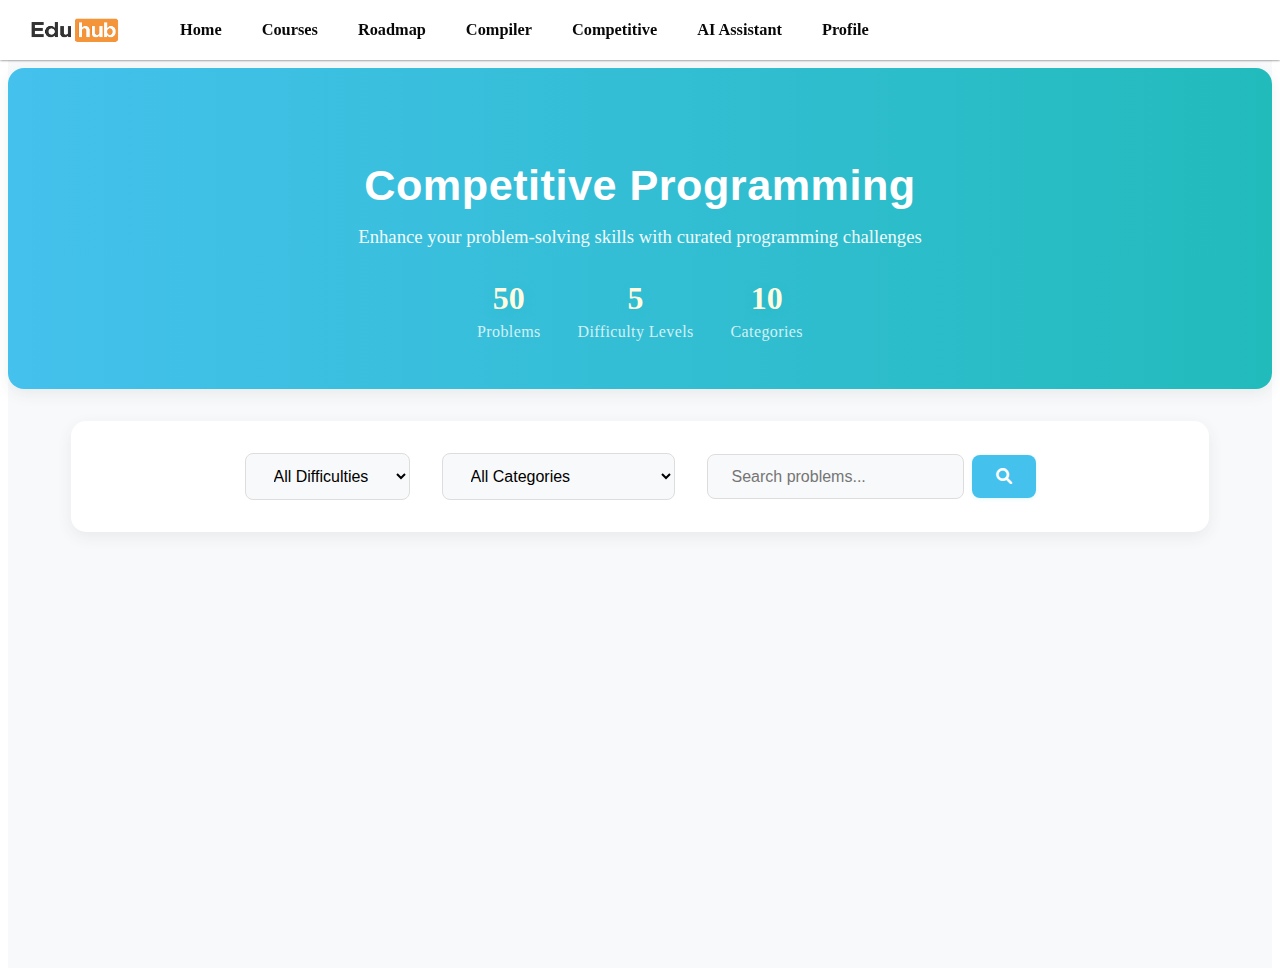
<file: html/competitive.html>
<!DOCTYPE html>
<html lang="en">
<head>
    <meta charset="UTF-8">
    <meta name="viewport" content="width=device-width, initial-scale=1.0">
    <title>EduHub - Competitive Programming</title>
    <link rel="stylesheet" href="../css/competitive.css">
    <link rel="stylesheet" href="https://cdnjs.cloudflare.com/ajax/libs/font-awesome/6.0.0/css/all.min.css">
    <link href="../img/EduHub.png" rel="icon">  
</head>
<body>
    <!-- Header Section -->
    <div class="navbar">
        <div class="navlogo">
            <img src="../Image/ChatGPT Image2 Apr 4, 2025, 10_37_33 AM.png">
        </div>
        <div class="navtext">
            <ol>
                <li class="hov-home"><a href="home.html">Home</a></li>
                <li class="hov-courses"><a href="courses.html">Courses</a></li>
                <li class="hov-roadmap"><a href="roadmap.html">Roadmap</a></li>
                <li class="hov-compiler"><a href="compiler.html">Compiler</a></li>
                <li class="hov-competitive"><a href="competitive.html">Competitive</a></li>
                <li class="hov-aiassiatant"><a href="ai-assistant.html">AI Assistant</a></li>
                <li class="hov-profile"><a href="profile.html">Profile</a></li>
            </ol>
        </div>
    </div>

    <main class="competitive-container">
        <!-- Problems List View -->
        <div id="problemsListView">
            <section class="competitive-hero">
                <h1>Competitive Programming</h1>
                <p>Enhance your problem-solving skills with curated programming challenges</p>
                <div class="stats">
                    <div class="stat-item">
                        <span class="stat-number">50</span>
                        <span class="stat-label">Problems</span>
                    </div>
                    <div class="stat-item">
                        <span class="stat-number">5</span>
                        <span class="stat-label">Difficulty Levels</span>
                    </div>
                    <div class="stat-item">
                        <span class="stat-number">10</span>
                        <span class="stat-label">Categories</span>
                    </div>
                </div>
            </section>
            <section class="problem-filters">
                <div class="filter-group">
                    <select id="difficultyFilter">
                        <option value="all">All Difficulties</option>
                        <option value="beginner">Beginner</option>
                        <option value="easy">Easy</option>
                        <option value="medium">Medium</option>
                        <option value="hard">Hard</option>
                    </select>
                </div>
                <div class="filter-group">
                    <select id="categoryFilter">
                        <option value="all">All Categories</option>
                        <option value="arrays">Arrays</option>
                        <option value="strings">Strings</option>
                        <option value="math">Mathematics</option>
                        <option value="dp">Dynamic Programming</option>
                    </select>
                </div>
                <div class="search-group">
                    <input type="text" id="searchInput" placeholder="Search problems...">
                    <button id="searchBtn"><i class="fas fa-search"></i></button>
                </div>
            </section>
            <section class="problems-grid" id="problemsContainer">
                <!-- Problems will be dynamically inserted here -->
            </section>
        </div>

        <!-- Single Problem View -->
        <div id="singleProblemView" class="single-problem-view" style="display: none;">
            <div class="problem-header">
                <button id="backToProblems" class="back-btn">
                    <i class="fas fa-arrow-left"></i> Back to Problems
                </button>
                <div class="problem-meta">
                    <h2 id="activeProblemTitle"></h2>
                    <div class="problem-details">
                        <span id="activeProblemDifficulty" class="difficulty-badge"></span>
                        <span id="activeProblemCategory"></span>
                        <span id="timeLimit"></span>
                        <span id="memoryLimit"></span>
                    </div>
                </div>
            </div>
            <div class="problem-body">
                <div class="problem-description-section">
                    <h3>Problem Description</h3>
                    <div id="activeProblemDescription"></div>
                </div>
                <div class="examples-section">
                    <div class="example-input">
                        <h3>Sample Input:</h3>
                        <pre id="activeProblemInput"></pre>
                    </div>
                    <div class="example-output">
                        <h3>Sample Output:</h3>
                        <pre id="activeProblemOutput"></pre>
                    </div>
                </div>
                <div class="solution-section">
                    <h3>Submit Your Solution</h3>
                    <div class="code-editor-container">
                        <select id="languageSelect">
                            <option value="cpp">C++</option>
                            <option value="python">Python</option>
                            <option value="java">Java</option>
                        </select>
                        <textarea id="codeEditor" placeholder="Write your solution here..."></textarea>
                    </div>
                    <div class="button-group">
                        <button id="submitCode" class="submit-btn">
                            <i class="fas fa-paper-plane"></i> Submit Solution
                        </button>
                        <button id="testCode" class="test-btn">
                            <i class="fas fa-vial"></i> Test Code
                        </button>
                    </div>
                </div>
            </div>
        </div>
    </main>

    <script src="../js/competitive.js"></script>
</body>
</html>
</file>
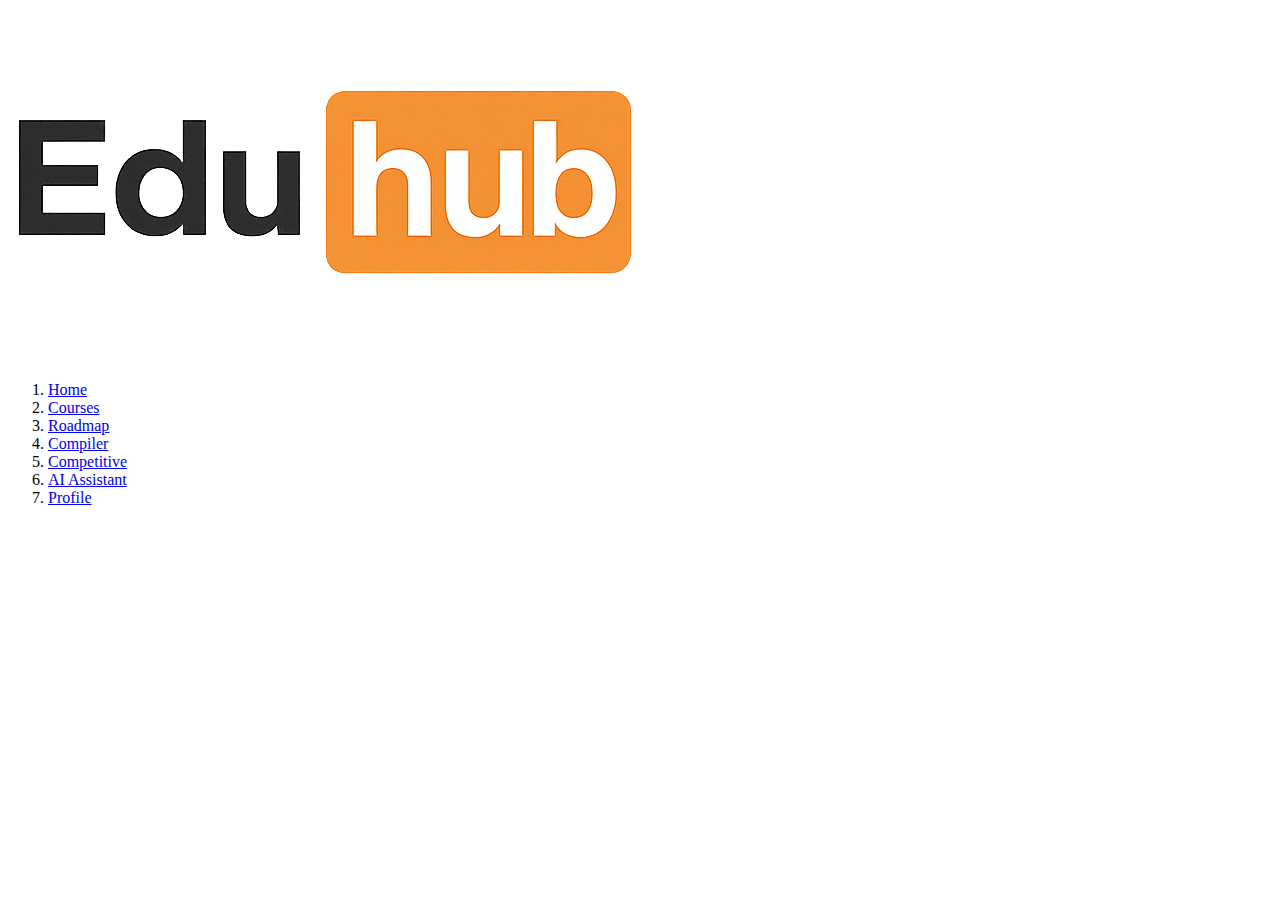
<file: html/compiler.html>
<!DOCTYPE html>
<html lang="en">

<head>
    <meta charset="UTF-8">
    <meta name="viewport" content="width=device-width, initial-scale=1.0">
    <title>Eduhub - Compiler</title>
    <link href="../img/EduHub.png" rel="icon">  
    <link rel="stylesheet" href="../css/compiler.css">
</head>

<body>

    <div class="navbar">
        <div class="navlogo">
            <img src="../Image/ChatGPT Image2 Apr 4, 2025, 10_37_33 AM.png" alt="Eduhub Logo">
        </div>

        <div class="navtext">
            <ol>
                <li class="hov-home"><a href="home.html">Home</a></li>
                <li class="hov-courses"><a href="courses.html">Courses</a></li>
                <li class="hov-roadmap"><a href="roadmap.html">Roadmap</a></li>
                <li class="hov-compiler"><a href="compiler.html">Compiler</a></li>
                <li class="hov-competitive"><a href="competitive.html">Competitive</a></li>
                <li class="hov-aiassiatant"><a href="ai-assistant.html">AI Assistant</a></li>
                <li class="hov-profile"><a href="profile.html">Profile</a></li>
            </ol>
        </div>
    </div>

    <div class="body">
        <div class="compiler">
            <!-- Use the embed URL to show only the compiler/editor -->
            <iframe src="https://onecompiler.com/embed/c" title="C Online Compiler" allowfullscreen frameborder="0"></iframe>
        </div>
    </div>

</body>

</html>
</file>
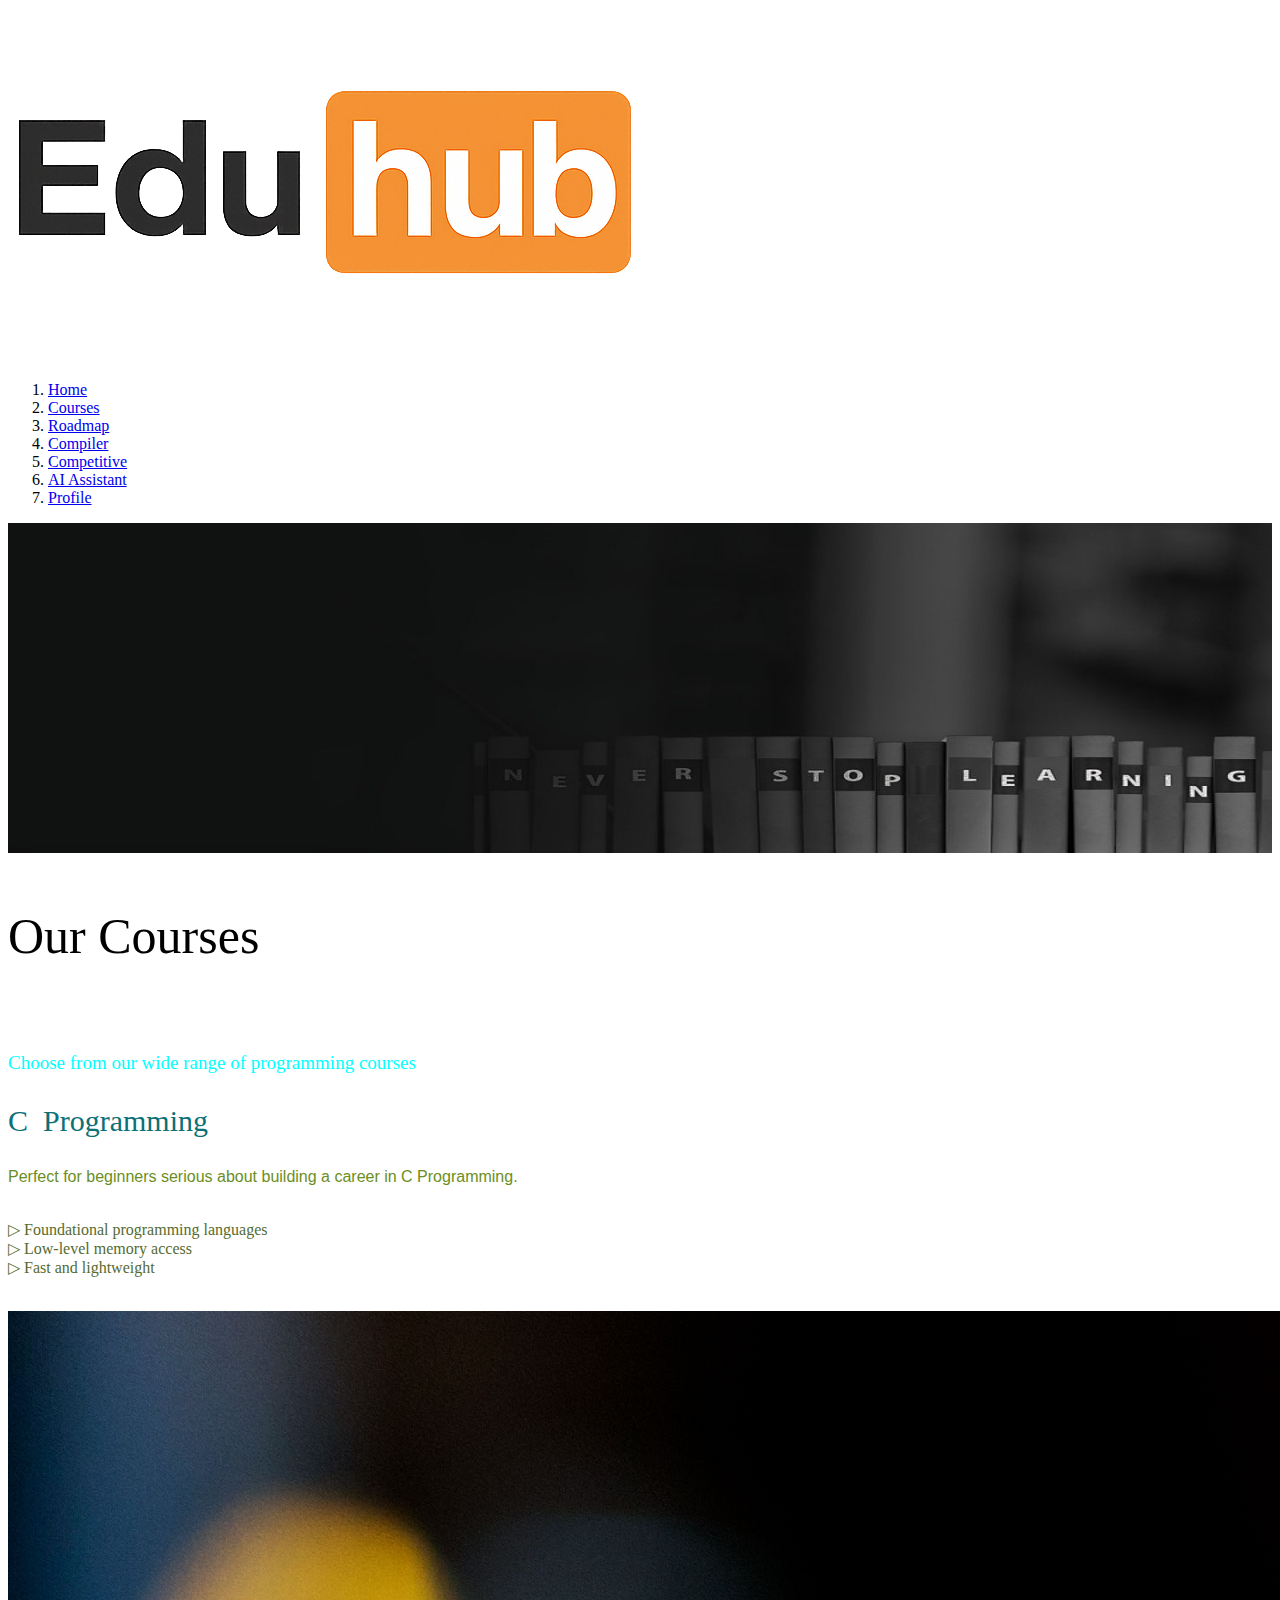
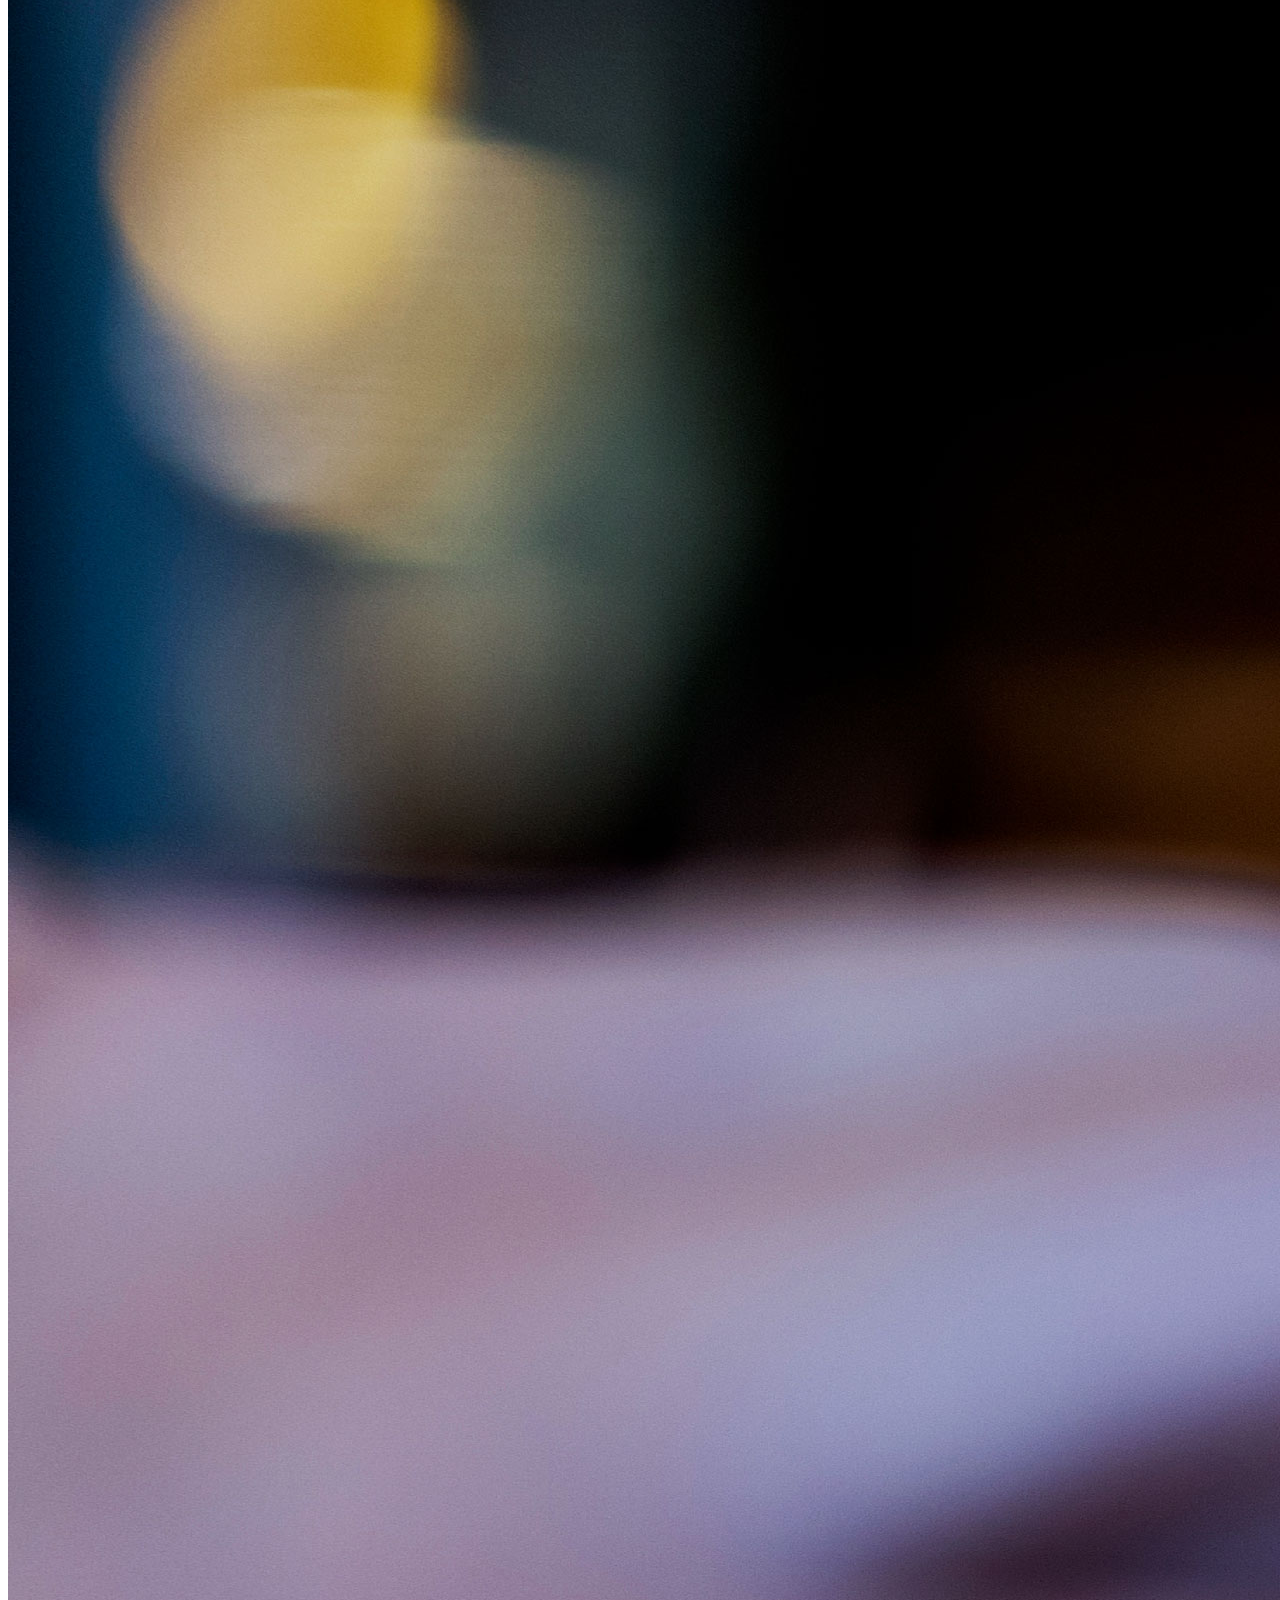
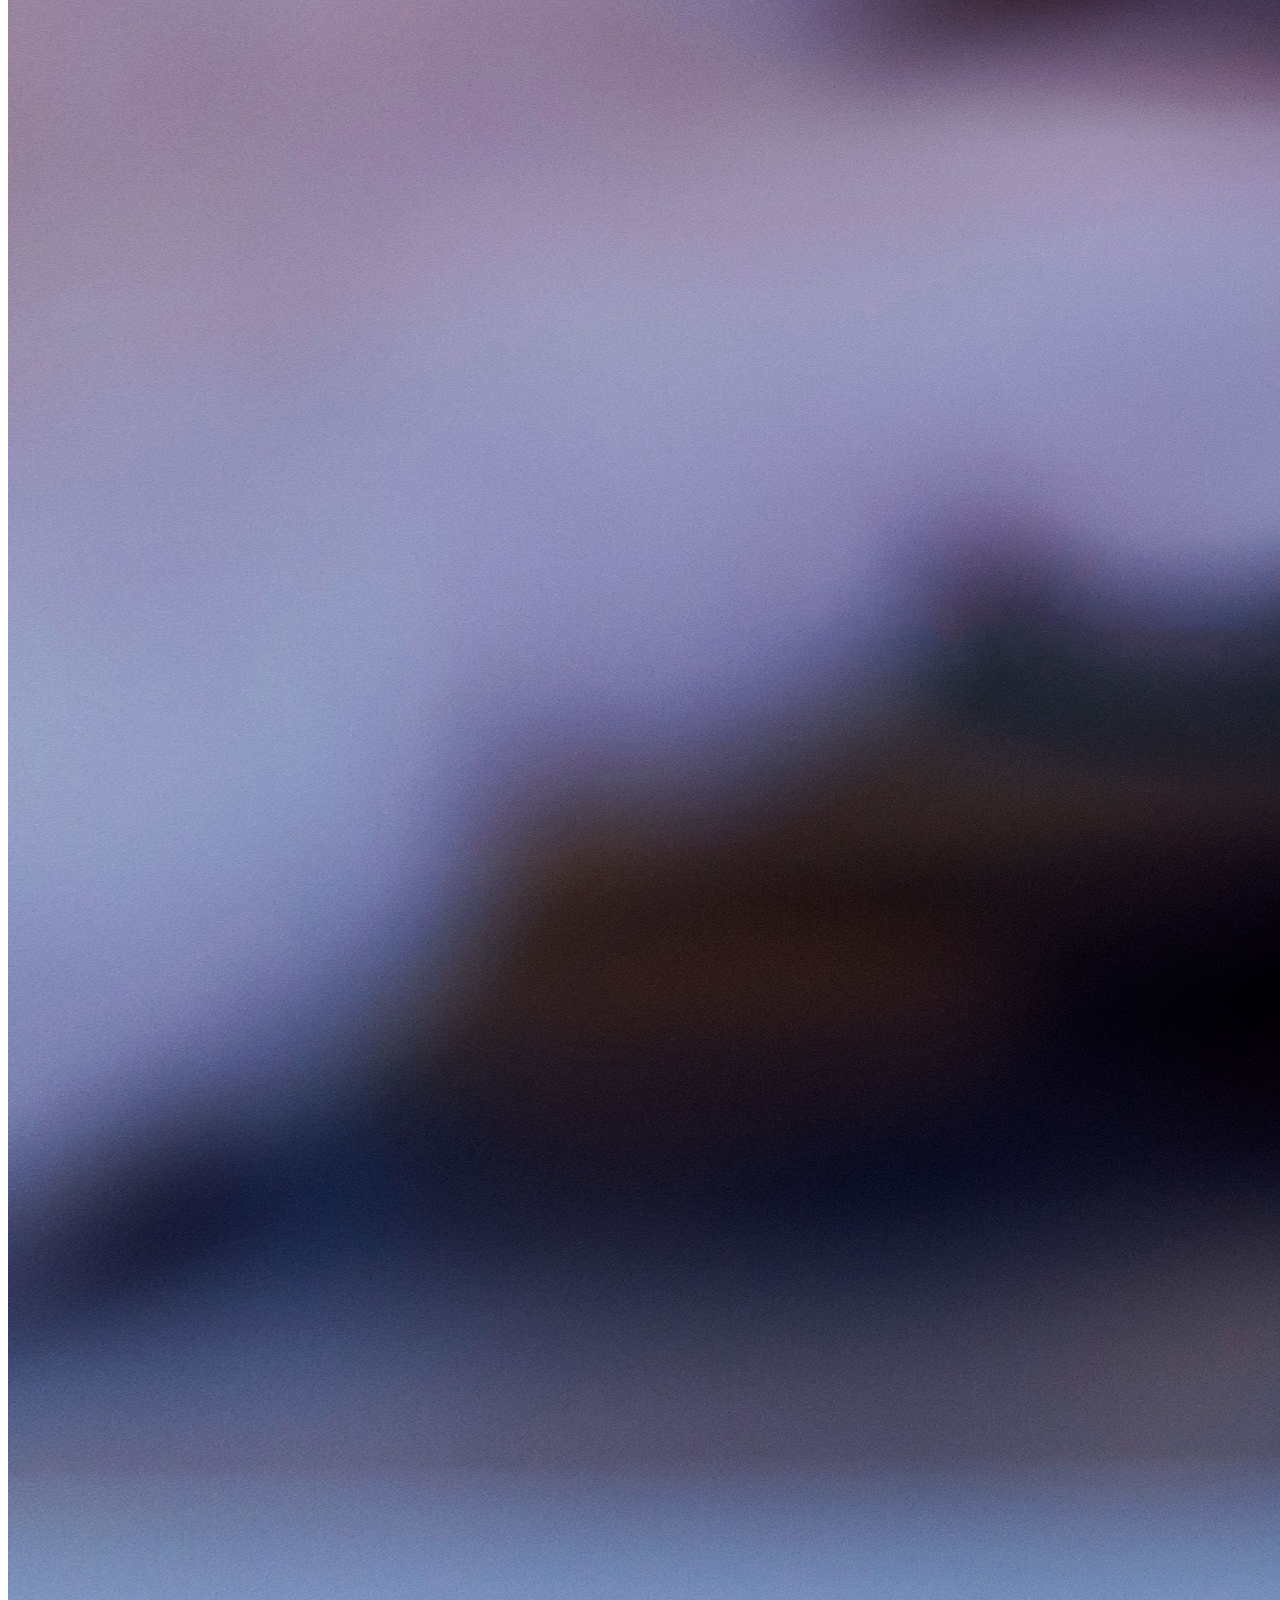
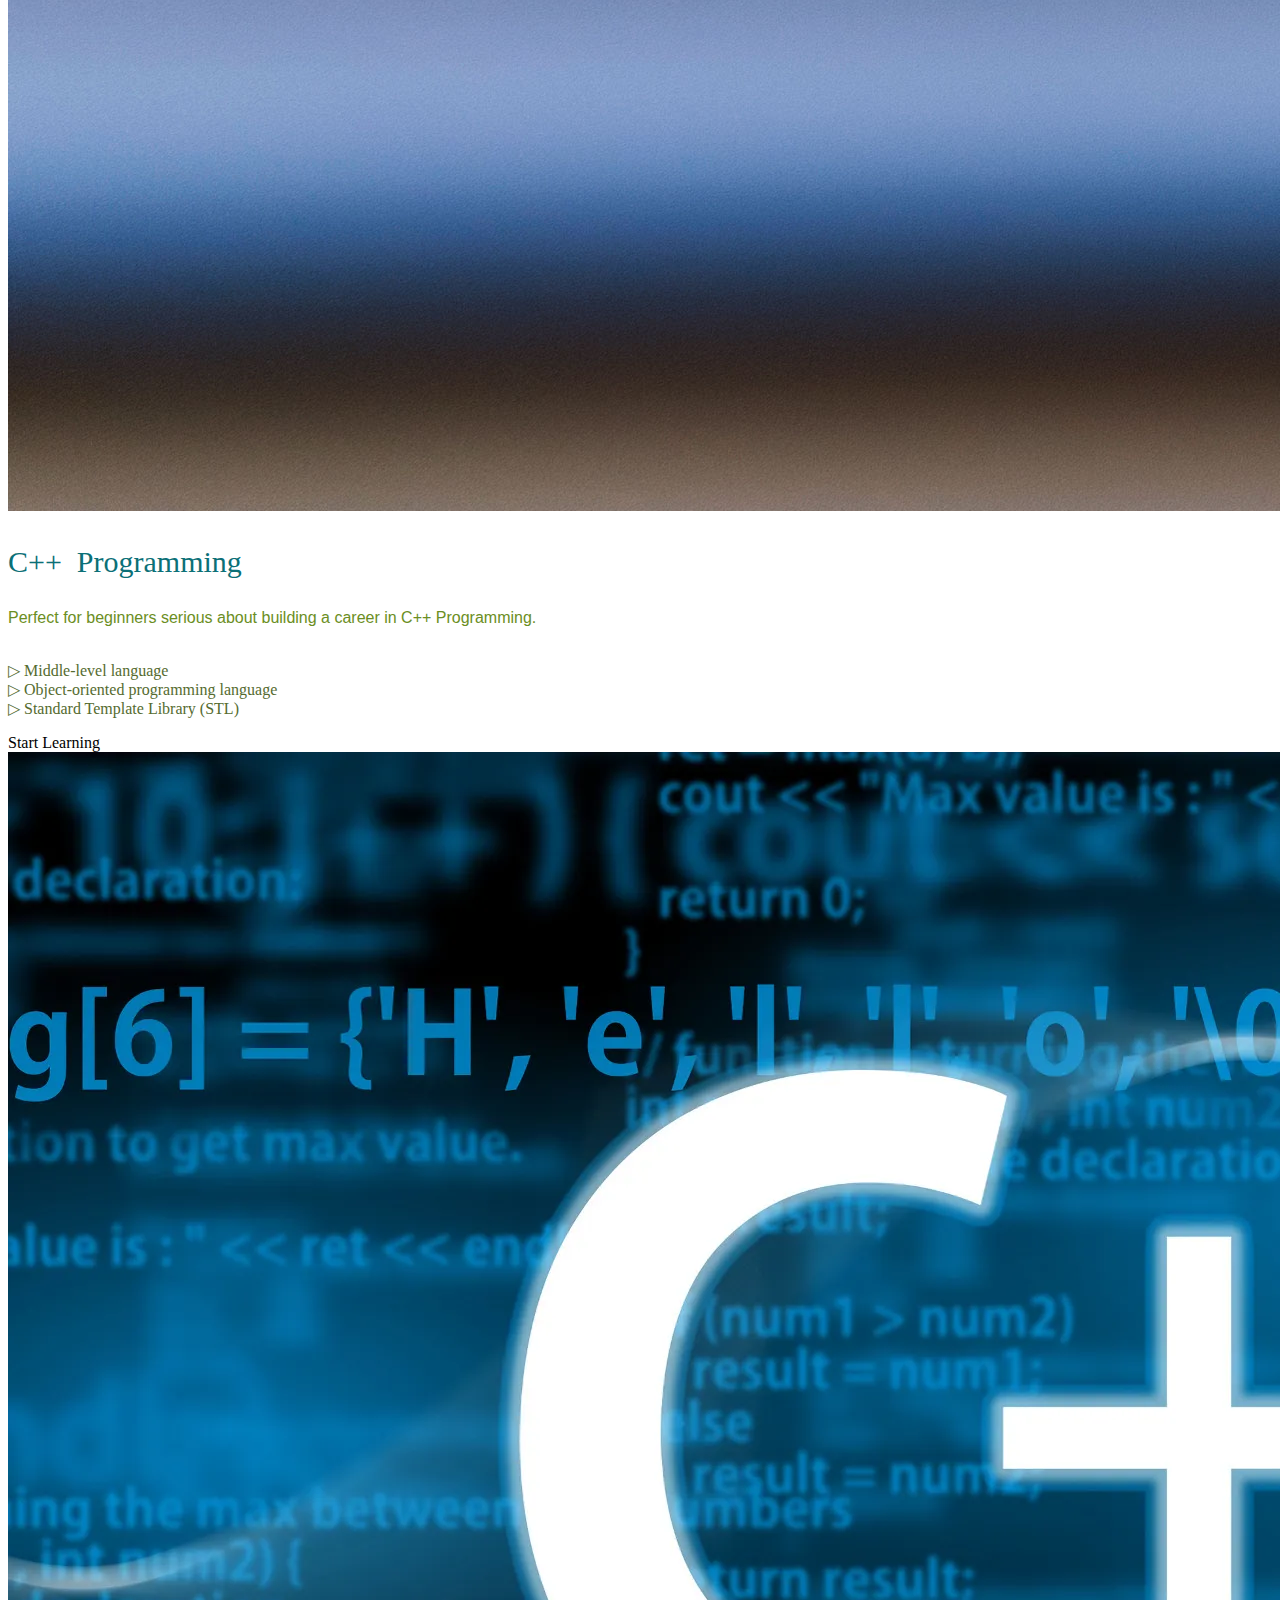
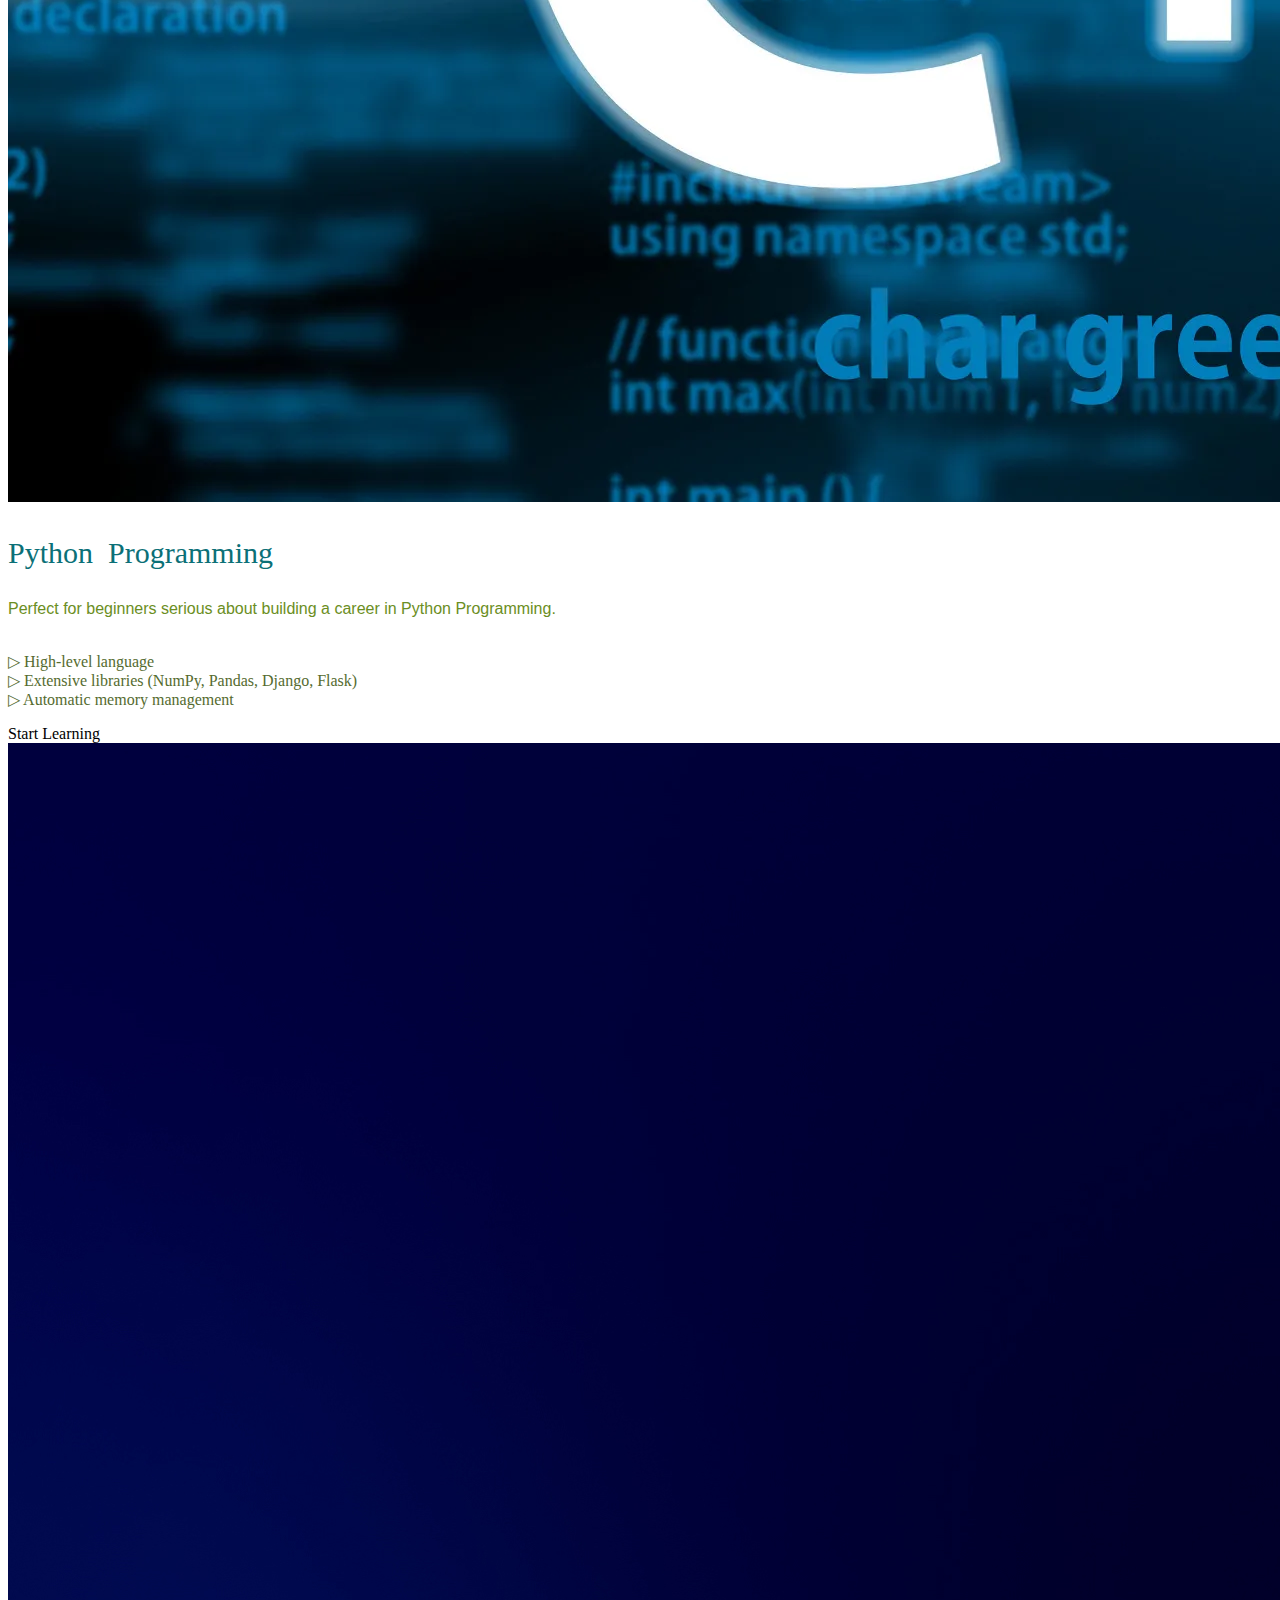
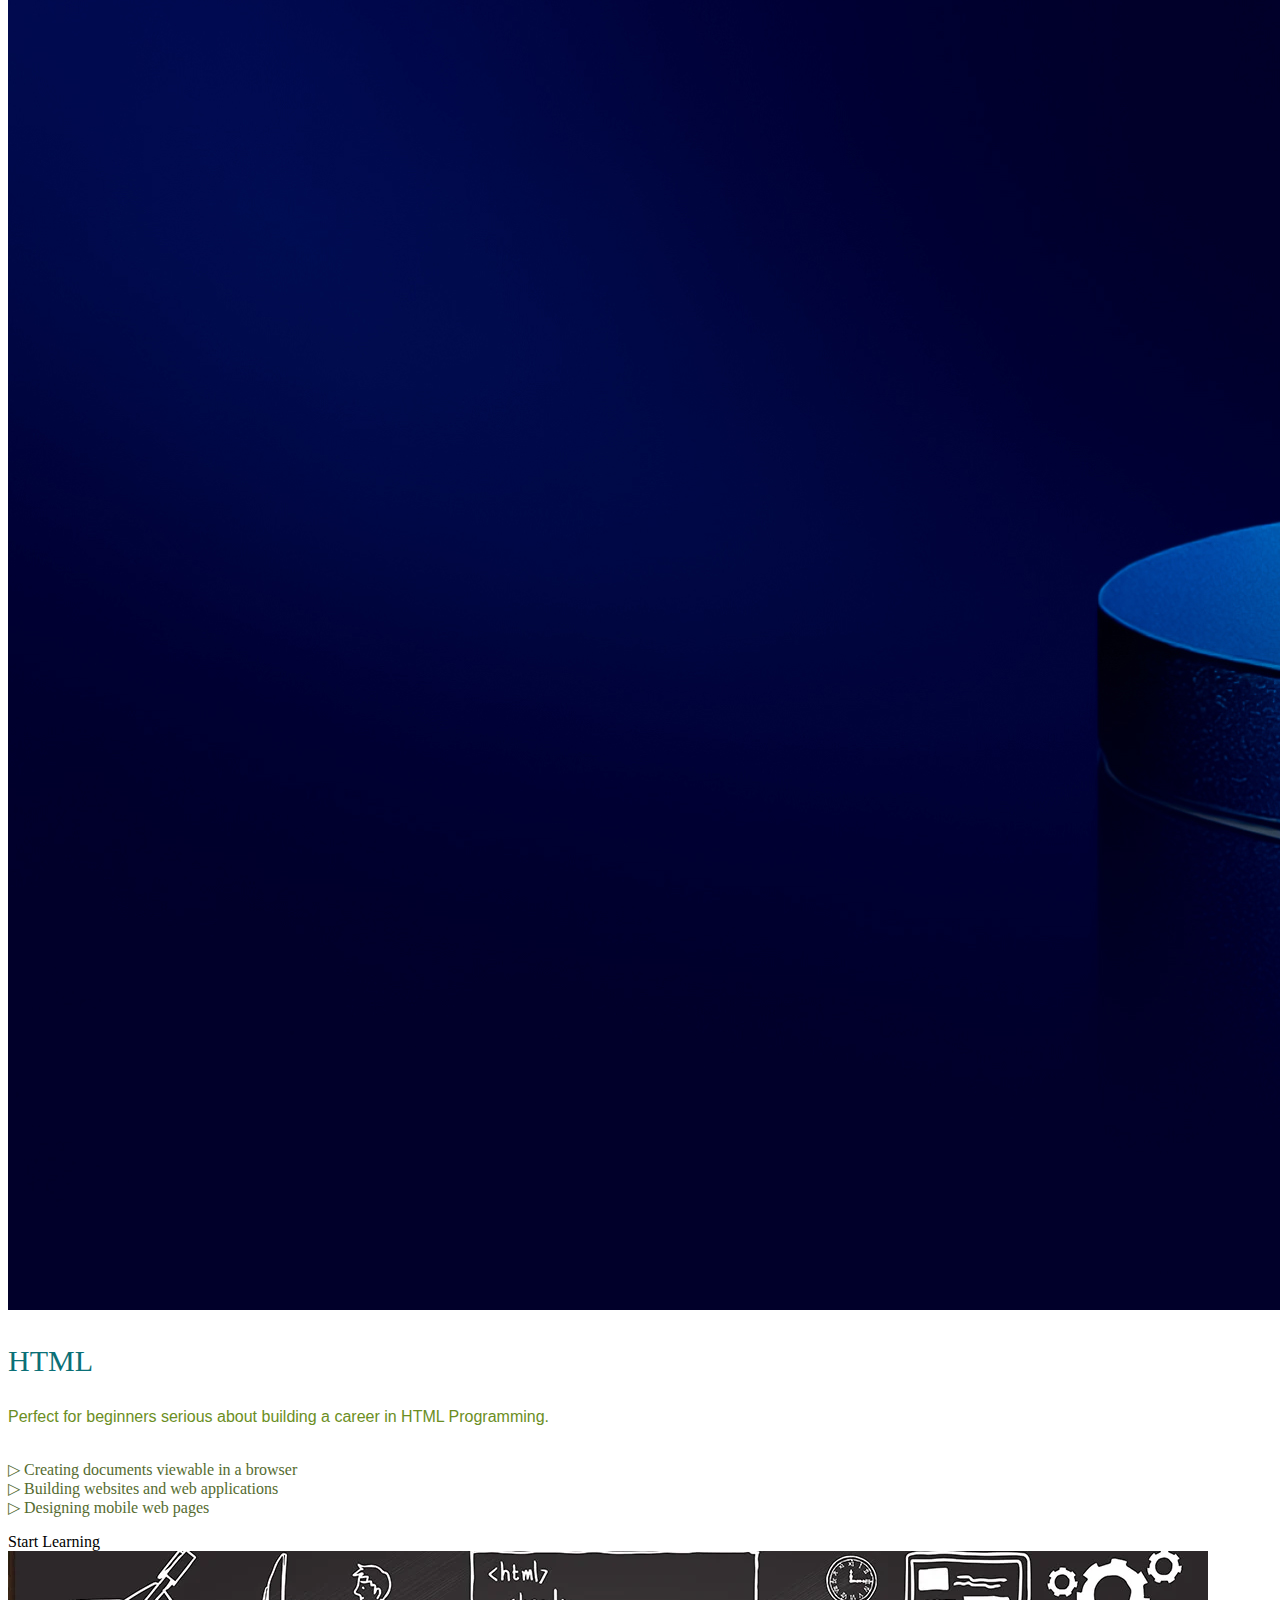
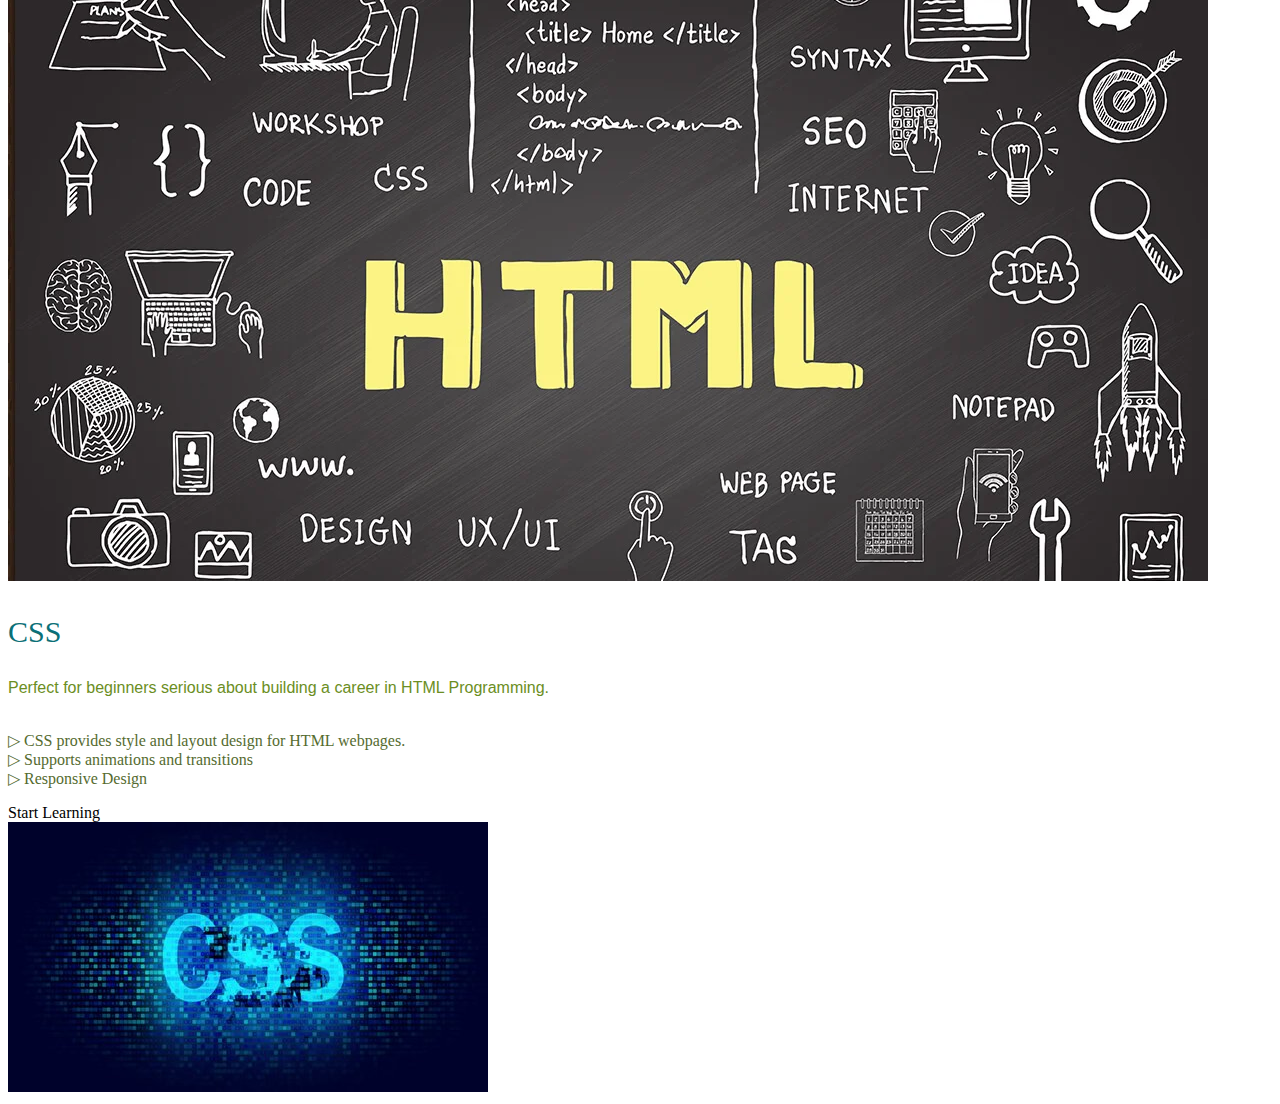
<file: html/courses.html>
<!DOCTYPE html>
<html lang="en">

<head>
    <meta charset="UTF-8">
    <meta name="viewport" content="width=device-width, initial-scale=1.0">
    <title>EduHub - Document</title>
    <link href="../img/EduHub.png" rel="icon">  

    <link rel="stylesheet" href="../css/courses.css">
</head>

<body>

    <div class="navbar">
        <div class="navlogo">
            <img src="../Image/ChatGPT Image2 Apr 4, 2025, 10_37_33 AM.png">
        </div>

        <div class="navtext">
            <ol>
                <li class="hov-home"><a href="home.html">Home</a></li>
                <li class="hov-courses"><a href="courses.html">Courses</a></li>
                <li class="hov-roadmap"><a href="roadmap.html">Roadmap</a></li>
                <li class="hov-compiler"><a href="compiler.html">Compiler</a></li>
                <li class="hov-competitive"><a href="competitive.html">Competitive</a></li>
                <li class="hov-aiassiatant"><a href="ai-assistant.html">AI Assistant</a></li>
                <li class="hov-profile"><a href="profile.html">Profile</a></li>

            </ol>
        </div>
    </div>


    <!-- body------------------>

    <div class="body">

        <div class="toppic">
            <img height="330px" width="100%" src="../Image/EduHub Presentationefwdfcrop.jpg">
            <div class="toppic-text">
                <p style="font-size: 50px; font-weight:500px;">Our Courses</p><br>
                <p style="font-size:19px ; color: aqua;">Choose from our wide range of programming courses</p>
            </div>
        </div>



        <div class="c-course">

            <div class="c-course-text">
                <p style="font-size: 30px; color: rgb(11, 112, 119);">C&nbsp Programming &nbsp</p>
                

                <div class="c-course-text-middle">
                    <p style="color:olivedrab; font-family:'Gill Sans', 'Gill Sans MT', Calibri, 'Trebuchet MS', sans-serif;">Perfect for beginners serious about building a career in C
                        Programming.<br><br>
                    <p style="color:darkolivegreen;">
                        ▷ Foundational programming languages <br>
                        ▷ Low-level memory access<br>
                        ▷ Fast and lightweight
                    </p>
                    </p>
                </div>

                <a href="c-courses.html" style="text-decoration: none; color: white;">
                    <div class="button">Start Learning</div>
                </a>

            </div>

            <img class="c-course-pic" src="../Image/C Programming Course.jpg">
        </div>



        <div class="cpp-course">

            <div class="cpp-course-text">
                <p style="font-size: 30px; color: rgb(11, 112, 119);">C++&nbsp Programming &nbsp</p>

                <div class="cpp-course-text-middle">
                    <p style="color:olivedrab; font-family:'Gill Sans', 'Gill Sans MT', Calibri, 'Trebuchet MS', sans-serif;">Perfect for beginners serious about building a career in C++
                        Programming.<br><br>   
                    <p style="color:darkolivegreen;">
                        ▷ Middle-level language<br>
                        ▷ Object-oriented programming language<br>
                        ▷ Standard Template Library (STL)
                    </p>
                    </p>
                </div>

                <div class="button">
                    Start Learning
                </div>
            </div>

            <img class="cpp-course-pic" src="../Image/Cpp Programming Course.webp">
        </div>
        

        <div class="python-course">

            <div class="python-course-text">
                <p style="font-size: 30px; color: rgb(11, 112, 119);">Python&nbsp Programming &nbsp</p>

                <div class="python-course-text-middle">
                    <p style="color:olivedrab; font-family:'Gill Sans', 'Gill Sans MT', Calibri, 'Trebuchet MS', sans-serif;">Perfect for beginners serious about building a career in Python
                        Programming.<br><br>
                    <p style="color:darkolivegreen;">
                        ▷ High-level language<br>
                        ▷ Extensive libraries (NumPy, Pandas, Django, Flask)<br>
                        ▷ Automatic memory management
                    </p>
                    </p>
                </div>

                <div class="button">
                    Start Learning
                </div>
            </div>

            <img class="python-course-pic" src="../Image/python programming course.jpg">
        </div>


        <div class="html-course">

            <div class="html-course-text">
                <p style="font-size: 30px; color: rgb(11, 112, 119);">HTML</p>

                <div class="html-course-text-middle">
                    <p style="color:olivedrab; font-family:'Gill Sans', 'Gill Sans MT', Calibri, 'Trebuchet MS', sans-serif;">Perfect for beginners serious about building a career in HTML
                        Programming.<br><br>
                    <p style="color:darkolivegreen;">
                        ▷ Creating documents viewable in a browser<br>
                        ▷ Building websites and web applications<br>
                        ▷ Designing mobile web pages
                    </p>
                    </p>
                </div>

                <div class="button">
                    Start Learning
                </div>
            </div>

            <img class="html-course-pic" src="../Image/html programming course 2.webp">
        </div>



        <div class="css-course">

            <div class="css-course-text">
                <p style="font-size: 30px; color: rgb(11, 112, 119);">CSS</p>

                <div class="css-course-text-middle">
                    <p style="color:olivedrab; font-family:'Gill Sans', 'Gill Sans MT', Calibri, 'Trebuchet MS', sans-serif;">Perfect for beginners serious about building a career in HTML
                        Programming.<br><br>
                    <p style="color:darkolivegreen;">
                        ▷ CSS provides style and layout design for HTML webpages.<br>
                        ▷ Supports animations and transitions<br>
                        ▷ Responsive Design
                    </p>
                    </p>
                </div>

                <div class="button">
                    Start Learning
                </div>
               
            </div>

            <img class="css-course-pic" src="../Image/css programming course.jpg">
        </div>

    </div>
</body>

</html>
</file>
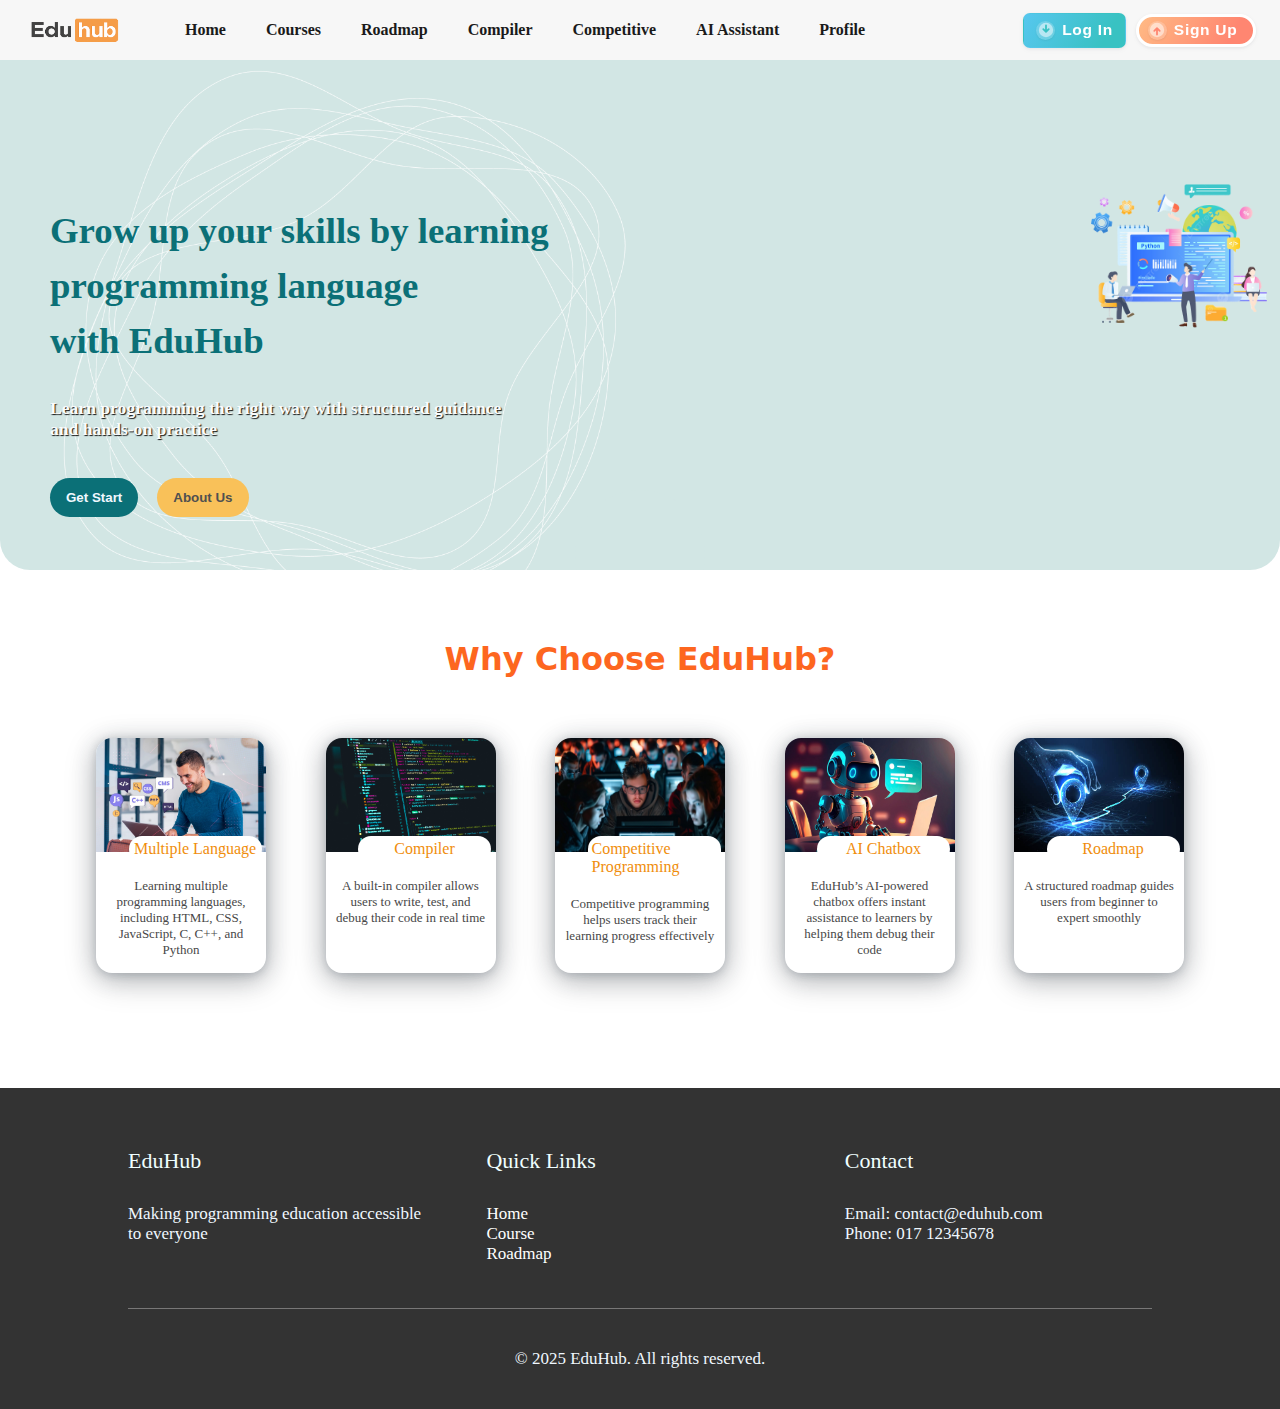
<file: html/home.html>
<!DOCTYPE html>
<html lang="en">

<head>
    <meta charset="UTF-8">
    <meta name="viewport" content="width=device-width, initial-scale=1.0">
    <title>EduHub - Home</title>
    <link href="../img/EduHub.png" rel="icon">  
    <link rel="stylesheet" href="../css/home.css">
</head>

<body>
    <div class="navbar">
        <div class="navlogo">
            <img src="../Image/ChatGPT Image2 Apr 4, 2025, 10_37_33 AM.png">
        </div>
        <div class="navtext">
            <ol>
                <li class="hov-home"><a href="home.html">Home</a></li>
                <li class="hov-courses"><a href="courses.html">Courses</a></li>
                <li class="hov-roadmap"><a href="roadmap.html">Roadmap</a></li>
                <li class="hov-compiler"><a href="compiler.html">Compiler</a></li>
                <li class="hov-competitive"><a href="competitive.html">Competitive</a></li>
                <li class="hov-aiassiatant"><a href="ai-assistant.html">AI Assistant</a></li>
                <li class="hov-profile"><a href="profile.html">Profile</a></li>
            </ol>
        </div>
            <a href="../login-signup/login.html" style="text-decoration: none;">
                <div class="pill-btn login">
                    <span class="icon" aria-hidden="true">
                        <svg width="18" height="18" viewBox="0 0 20 20" fill="none"><circle cx="10" cy="10" r="8" fill="#fff" opacity="0.5"/><path d="M10 5v7M10 12l-3-3m3 3l3-3" stroke="#22bbbc" stroke-width="2" stroke-linecap="round" stroke-linejoin="round"/></svg>
                    </span>
                    Log In
                </div>
            </a>
            <a href="../login-signup/signup.html" style="text-decoration: none;">
                <div class="pill-btn signup">
                    <span class="icon" aria-hidden="true">
                        <!-- Signup SVG Icon (Arrow Up) -->
                        <svg width="18" height="18" viewBox="0 0 20 20" fill="none"><circle cx="10" cy="10" r="8" fill="#fff" opacity="0.5"/><path d="M10 15V8M10 8l-3 3m3-3l3 3" stroke="#ff7961" stroke-width="2" stroke-linecap="round" stroke-linejoin="round"/></svg>
                    </span>
                    Sign Up
                </div>
            </a>
    </div>

    <div class="container">
        <div class="box">
            <!-- Decorative background ring -->
            <img class="ring" src="../Image/Picsart_25-05-13_03-34-36-511.png" alt="ring">

            <div class="text">
                <h1>Grow up your skills by learning<br> programming language <br> with EduHub</h1>
                <h3>Learn programming the right way with structured guidance <br>and hands-on practice</h3>
                <a href="courses.html"><button class="button1">Get Start</button></a>
                <a href="aus.html"><button class="button2">About Us</button></a>
            </div>

            <!-- Responsive and animated slider -->
            <div class="slider-animations" id="slider-animations">
                <img class="Animation1st active" src="../Image/Animation 1st pic.jpg" alt="slider1">
                <img class="Animation2nd" src="../Image/Animation 2nd pic.png" alt="slider2">
                <img class="Animation3rd" src="../Image/Animation 3rd pic.png" alt="slider3">
                <img class="Animation4th" src="../Image/Animation.png" alt="slider4">
                <img class="Animation5th" src="../Image/Animation 5th pic.png" alt="slider5">
                <img class="Animation6th" src="../Image/Animation 6th pic.png" alt="slider6">
                <img class="Animation7th" src="../Image/Animation 7th pic.png" alt="slider7">
            </div>
            <div class="circle"></div>
        </div>
    </div>

    <div class="why">
        <h1> Why Choose EduHub?</h1>
    </div>

<div class="feature">
    <a href="courses.html" style="text-decoration: none;">
        <div class="feature-card language">
            <img height="114px" width="170px" src="../Image/Multiple_language.jpg" alt="Multiple Language">
            <div class="feature-name">Multiple Language</div>
            <div class="feature-text">Learning multiple programming languages, including HTML, CSS, JavaScript, C, C++, and Python</div>
        </div>
    </a>
    <a href="compiler.html" style="text-decoration: none;">
        <div class="feature-card compiler">
            <img height="114px" width="170px" src="../Image/Compailer.avif" alt="Compiler">
            <div class="feature-name">Compiler</div>
            <div class="feature-text">A built-in compiler allows users to write, test, and debug their code in real time</div>
        </div>
    </a>
    <a href="competitive.html" style="text-decoration: none;">
        <div class="feature-card competitive">
            <img height="114px" width="170px" src="../Image/competitive.jpg" alt="Competitive Programming">
            <div class="feature-name">Competitive Programming</div>
            <div class="feature-text">Competitive programming helps users track their learning progress effectively</div>
        </div>
    </a>
    <a href="ai-assistant.html" style="text-decoration: none;">
        <div class="feature-card ai">
            <img height="114px" width="170px" src="../Image/chatbox.jpg" alt="AI Chatbox">
            <div class="feature-name">AI Chatbox</div>
            <div class="feature-text">EduHub’s AI-powered chatbox offers instant assistance to learners by helping them debug their code</div>
        </div>
    </a>
    <a href="roadmap.html" style="text-decoration: none;">
        <div class="feature-card roadmap">
            <img height="114px" width="170px" src="../Image/roadmap.jpg" alt="Roadmap">
            <div class="feature-name">Roadmap</div>
            <div class="feature-text">A structured roadmap guides users from beginner to expert smoothly</div>
        </div>
    </a>
</div>

    <footer class="footer">
        <div class="foottop">
            <div class="eduhub">
                <p class="footheader">EduHub</p>
                <div class="footcontant">
                    <p>Making programming education accessible to everyone</p>
                </div>
            </div>
            <div class="quicklinks">
                <p class="footheader">Quick Links</p>
                <div class="footcontant">
                    <p><a href="home.html" style="text-decoration: none; color: white;">Home</a></p>
                    <p><a href="courses.html" style="text-decoration: none; color: white;">Course</a></p>
                    <p><a href="roadmap.html" style="text-decoration: none; color: white;">Roadmap</a></p>
                </div>
            </div>
            <div class="contact">
                <p class="footheader">Contact</p>
                <div class="footcontant">
                    <p>Email: contact@eduhub.com</p>
                    <p>Phone: 017 12345678</p>
                </div>
            </div>
        </div>
        <div class="footline"></div>
        <div class="footbottom">
            © 2025 EduHub. All rights reserved.
        </div>
    </footer>

    <script src="../js/home.js"></script>
</body>
</html>
</file>
<file: index/index.css>
:root {
    --primary-color: #f89406;
    --background-color: #121212;
    --text-color: #ffffff;
    --glow-color: rgba(248, 148, 6, 0.2);
}

* {
    margin: 0;
    padding: 0;
    box-sizing: border-box;
}

body {
    background: var(--background-color);
    min-height: 100vh;
    display: flex;
    align-items: center;
    justify-content: center;
    overflow: hidden;
}

.splash-container {
    width: 100%;
    height: 100vh;
    display: flex;
    justify-content: center;
    align-items: center;
    background: radial-gradient(
        circle at center,
        #1a1a1a 0%,
        var(--background-color) 70%
    );
    position: relative;
}

.logo-wrapper {
    display: flex;
    flex-direction: column;
    align-items: center;
    gap: 3rem;
    opacity: 0;
    transform: scale(0.5);
    animation: logoReveal 0.8s cubic-bezier(0.34, 1.56, 0.64, 1) forwards 0.5s;
    position: relative;
}

.eduhub-logo {
    font-family: Arial, sans-serif;
    font-weight: bold;
    letter-spacing: -1px;
    display: flex;
    align-items: center;
    position: relative;
    animation: float 6s ease-in-out infinite;
}

.edu, .hub {
    font-size: 96px; /* Bigger base font size */
    opacity: 0;
    transform: translateY(-20px);
    filter: drop-shadow(0 0 10px var(--glow-color));
}

.edu {
    color: var(--text-color);
    animation: slideInFadeIn 0.8s cubic-bezier(0.34, 1.56, 0.64, 1) forwards 0.7s,
               pulse 2s ease-in-out infinite;
}

.hub {
    background-color: var(--primary-color);
    color: var(--text-color);
    padding: 8px 16px;
    border-radius: 12px;
    margin-left: 4px;
    animation: slideInFadeIn 0.8s cubic-bezier(0.34, 1.56, 0.64, 1) forwards 1.2s,
               glowPulse 2s ease-in-out infinite;
    position: relative;
    overflow: hidden;
}

.hub::before {
    content: '';
    position: absolute;
    top: -50%;
    left: -50%;
    width: 200%;
    height: 200%;
    background: radial-gradient(
        circle,
        rgba(255, 255, 255, 0.3) 0%,
        transparent 70%
    );
    animation: rotate 8s linear infinite;
}

.logo-glow {
    position: absolute;
    width: 150%;
    height: 150%;
    background: radial-gradient(
        circle,
        var(--glow-color) 0%,
        transparent 70%
    );
    filter: blur(20px);
    animation: glow 3s ease-in-out infinite;
    z-index: -1;
}

.loading-bar {
    width: 300px;
    height: 4px;
    background: rgba(255, 255, 255, 0.1);
    border-radius: 4px;
    overflow: hidden;
    opacity: 0;
    animation: fadeIn 0.5s ease-out forwards 1.5s;
    position: relative;
}

.loading-progress {
    width: 100%;
    height: 100%;
    background: linear-gradient(
        90deg,
        var(--primary-color),
        #ffa726,
        var(--primary-color)
    );
    transform-origin: left;
    animation: loading 1.5s cubic-bezier(0.34, 1.56, 0.64, 1) forwards 1.7s,
               shimmer 2s linear infinite;
    background-size: 200% 100%;
}

/* Enhanced Animations */
@keyframes logoReveal {
    0% {
        opacity: 0;
        transform: scale(0.5) rotate(-10deg);
    }
    100% {
        opacity: 1;
        transform: scale(1) rotate(0deg);
    }
}

@keyframes slideInFadeIn {
    0% {
        opacity: 0;
        transform: translateY(-20px) scale(0.9);
    }
    100% {
        opacity: 1;
        transform: translateY(0) scale(1);
    }
}

@keyframes float {
    0%, 100% {
        transform: translateY(0);
    }
    50% {
        transform: translateY(-15px);
    }
}

@keyframes pulse {
    0%, 100% {
        filter: drop-shadow(0 0 10px var(--glow-color));
    }
    50% {
        filter: drop-shadow(0 0 20px var(--glow-color));
    }
}

@keyframes glowPulse {
    0%, 100% {
        box-shadow: 0 0 20px var(--glow-color);
    }
    50% {
        box-shadow: 0 0 40px var(--glow-color);
    }
}

@keyframes loading {
    0% {
        transform: scaleX(0);
    }
    100% {
        transform: scaleX(1);
    }
}

@keyframes shimmer {
    0% {
        background-position: 200% 0;
    }
    100% {
        background-position: -200% 0;
    }
}

@keyframes glow {
    0%, 100% {
        opacity: 0.5;
        transform: scale(1);
    }
    50% {
        opacity: 0.7;
        transform: scale(1.1);
    }
}

@keyframes rotate {
    0% {
        transform: rotate(0deg);
    }
    100% {
        transform: rotate(360deg);
    }
}

/* Enhanced Responsive Design */
@media screen and (min-width: 1440px) {
    .edu, .hub {
        font-size: 120px;
    }
    .loading-bar {
        width: 400px;
        height: 5px;
    }
}

@media screen and (max-width: 1200px) {
    .edu, .hub {
        font-size: 84px;
    }
    .loading-bar {
        width: 280px;
    }
}

@media screen and (max-width: 768px) {
    .edu, .hub {
        font-size: 64px;
    }
    .loading-bar {
        width: 240px;
    }
    .hub {
        padding: 6px 14px;
    }
}

@media screen and (max-width: 480px) {
    .edu, .hub {
        font-size: 48px;
    }
    .loading-bar {
        width: 200px;
        height: 3px;
    }
    .hub {
        padding: 5px 12px;
    }
}

@media screen and (max-width: 320px) {
    .edu, .hub {
        font-size: 36px;
    }
    .loading-bar {
        width: 180px;
    }
    .hub {
        padding: 4px 10px;
    }
}

/* Handle landscape orientation */
@media screen and (max-height: 600px) and (orientation: landscape) {
    .edu, .hub {
        font-size: 48px;
    }
    .logo-wrapper {
        gap: 2rem;
    }
    .loading-bar {
        width: 240px;
    }
}




/* sound */
.sound-toggle {
    position: fixed;
    bottom: 20px;
    right: 20px;
    background: rgba(248, 148, 6, 0.2);
    border: 1px solid rgba(248, 148, 6, 0.5);
    color: #fff;
    width: 40px;
    height: 40px;
    border-radius: 50%;
    cursor: pointer;
    display: flex;
    align-items: center;
    justify-content: center;
    font-size: 20px;
    transition: all 0.3s ease;
    z-index: 1000;
}

.sound-toggle:hover {
    background: rgba(248, 148, 6, 0.3);
    transform: scale(1.1);
}

.sound-toggle .sound-off {
    display: none;
}

.sound-toggle.muted .sound-on {
    display: none;
}

.sound-toggle.muted .sound-off {
    display: block;
}

/* Animation for sound button */
@keyframes pulse {
    0% {
        transform: scale(1);
        box-shadow: 0 0 0 0 rgba(248, 148, 6, 0.4);
    }
    70% {
        transform: scale(1.1);
        box-shadow: 0 0 0 10px rgba(248, 148, 6, 0);
    }
    100% {
        transform: scale(1);
        box-shadow: 0 0 0 0 rgba(248, 148, 6, 0);
    }
}

.sound-toggle {
    animation: pulse 2s infinite;
}
</file>
<file: css/style.css>
:root {
    --primary-color: #4A90E2;
    --secondary-color: #2ECC71;
    --accent-color: #F39C12;
    --text-color: #333333;
    --background-color: #FFFFFF;
    --gradient-primary: linear-gradient(135deg, #4A90E2 0%, #2ECC71 100%);
}

* {
    margin: 0;
    padding: 0;
    box-sizing: border-box;
}

body {
    font-family: 'Segoe UI', Tahoma, Geneva, Verdana, sans-serif;
    line-height: 1.6;
    color: var(--text-color);
}

/* Header Styles */
.header {
    position: fixed;
    width: 100%;
    top: 0;
    z-index: 1000;
    background: rgba(255, 255, 255, 0.95);
    box-shadow: 0 2px 10px rgba(0, 0, 0, 0.1);
}

.navbar {
    display: flex;
    justify-content: space-between;
    align-items: center;
    padding: 1rem 5%;
    max-width: 1400px;
    margin: 0 auto;
}

.logo {
    display: flex;
    align-items: center;
    gap: 1rem;
}

.logo-img {
    width: 40px;
    height: 40px;
}

.logo-text {
    font-size: 1.5rem;
    font-weight: bold;
    color: var(--primary-color);
}

.nav-links {
    display: flex;
    gap: 2rem;
    list-style: none;
}

.nav-links a {
    text-decoration: none;
    color: var(--text-color);
    font-weight: 500;
    transition: color 0.3s ease;
}

.nav-links a:hover {
    color: var(--primary-color);
}

/* Hero Section */
.hero {
    display: flex;
    align-items: center;
    min-height: 100vh;
    padding: 8rem 5% 5rem;
    background: var(--gradient-primary);
    color: white;
}

.hero-content {
    flex: 1;
    max-width: 600px;
}

.hero h1 {
    font-size: 3.5rem;
    margin-bottom: 1.5rem;
    line-height: 1.2;
}

.hero p {
    font-size: 1.2rem;
    margin-bottom: 2rem;
}

.hero-image {
    flex: 1;
    display: flex;
    justify-content: center;
    align-items: center;
}

.hero-image img {
    max-width: 100%;
    height: auto;
}

/* Buttons */
.btn {
    display: inline-block;
    padding: 1rem 2rem;
    border-radius: 50px;
    text-decoration: none;
    font-weight: bold;
    transition: transform 0.3s ease, box-shadow 0.3s ease;
}

.primary-btn {
    background: var(--secondary-color);
    color: white;
    margin-right: 1rem;
}

.secondary-btn {
    background: transparent;
    color: white;
    border: 2px solid white;
}

.btn:hover {
    transform: translateY(-3px);
    box-shadow: 0 5px 15px rgba(0, 0, 0, 0.2);
}

/* Features Section */
.features {
    padding: 5rem 5%;
    background: var(--background-color);
}

.section-title {
    text-align: center;
    font-size: 2.5rem;
    margin-bottom: 3rem;
    color: var(--text-color);
}

.features-grid {
    display: grid;
    grid-template-columns: repeat(auto-fit, minmax(300px, 1fr));
    gap: 2rem;
    max-width: 1400px;
    margin: 0 auto;
}

.feature-card {
    padding: 2rem;
    border-radius: 10px;
    background: white;
    box-shadow: 0 5px 15px rgba(0, 0, 0, 0.1);
    text-align: center;
    transition: transform 0.3s ease;
}

.feature-card:hover {
    transform: translateY(-10px);
}

.feature-icon {
    font-size: 2.5rem;
    color: var(--primary-color);
    margin-bottom: 1rem;
}

/* Footer */
.footer {
    background: #333;
    color: white;
    padding: 4rem 5% 2rem;
}

.footer-content {
    display: grid;
    grid-template-columns: repeat(auto-fit, minmax(250px, 1fr));
    gap: 2rem;
    max-width: 1400px;
    margin: 0 auto;
}

.footer-section h3 {
    margin-bottom: 1rem;
}

.footer-section ul {
    list-style: none;
}

.footer-section a {
    color: white;
    text-decoration: none;
}

.footer-bottom {
    text-align: center;
    margin-top: 2rem;
    padding-top: 2rem;
    border-top: 1px solid rgba(255, 255, 255, 0.1);
}

/* Responsive Design */
@media (max-width: 1024px) {
    .hero h1 {
        font-size: 2.8rem;
    }
}

@media (max-width: 768px) {
    .hero {
        flex-direction: column;
        text-align: center;
        padding-top: 6rem;
    }

    .hero-content {
        margin-bottom: 3rem;
    }

    .nav-toggle {
        display: block;
    }

    .nav-links {
        display: none;
        position: absolute;
        top: 100%;
        left: 0;
        width: 100%;
        background: white;
        padding: 1rem 0;
        flex-direction: column;
        text-align: center;
    }

    .nav-links.active {
        display: flex;
    }
}

@media (max-width: 480px) {
    .hero h1 {
        font-size: 2rem;
    }

    .btn {
        display: block;
        margin: 1rem 0;
    }
}
</file>
<file: css/animations.css>
/* Fade In Animation */
.fade-in {
    opacity: 0;
    animation: fadeIn 1s ease forwards;
}

@keyframes fadeIn {
    from {
        opacity: 0;
    }
    to {
        opacity: 1;
    }
}

/* Slide In Animation */
.slide-in-left {
    opacity: 0;
    transform: translateX(-50px);
    animation: slideInLeft 1s ease forwards;
}

.slide-in-right {
    opacity: 0;
    transform: translateX(50px);
    animation: slideInRight 1s ease forwards;
}

.slide-up {
    opacity: 0;
    transform: translateY(50px);
    animation: slideUp 1s ease forwards;
}

@keyframes slideInLeft {
    from {
        opacity: 0;
        transform: translateX(-50px);
    }
    to {
        opacity: 1;
        transform: translateX(0);
    }
}

@keyframes slideInRight {
    from {
        opacity: 0;
        transform: translateX(50px);
    }
    to {
        opacity: 1;
        transform: translateX(0);
    }
}

@keyframes slideUp {
    from {
        opacity: 0;
        transform: translateY(50px);
    }
    to {
        opacity: 1;
        transform: translateY(0);
    }
}

/* Zoom In Animation */
.zoom-in {
    opacity: 0;
    transform: scale(0.9);
    animation: zoomIn 1s ease forwards;
}

@keyframes zoomIn {
    from {
        opacity: 0;
        transform: scale(0.9);
    }
    to {
        opacity: 1;
        transform: scale(1);
    }
}

/* Pulse Animation */
.pulse {
    animation: pulse 2s infinite;
}

@keyframes pulse {
    0% {
        transform: scale(1);
    }
    50% {
        transform: scale(1.05);
    }
    100% {
        transform: scale(1);
    }
}

/* Floating Animation */
.float {
    animation: float 6s ease-in-out infinite;
}

@keyframes float {
    0% {
        transform: translateY(0px);
    }
    50% {
        transform: translateY(-20px);
    }
    100% {
        transform: translateY(0px);
    }
}

/* Reveal Animation for Scroll */
.reveal {
    opacity: 0;
    transform: translateY(30px);
    transition: all 0.8s ease;
}

.reveal.active {
    opacity: 1;
    transform: translateY(0);
}
</file>
<file: css/compiler.css>
.compiler-container {
    padding-top: 80px;
    height: 100vh;
    display: flex;
    flex-direction: column;
}

.compiler-header {
    background: var(--gradient-primary);
    color: white;
    padding: 2rem;
    display: flex;
    justify-content: space-between;
    align-items: center;
}

.compiler-controls {
    display: flex;
    gap: 1rem;
}

#language-select {
    padding: 0.5rem 1rem;
    border-radius: 5px;
    border: none;
    font-size: 1rem;
}

.compiler-main {
    display: flex;
    flex: 1;
    gap: 1rem;
    padding: 1rem;
}

.editor-container,
.output-container {
    flex: 1;
    display: flex;
    flex-direction: column;
    background: white;
    border-radius: 10px;
    box-shadow: 0 5px 15px rgba(0, 0, 0, 0.1);
}

.editor-header,
.output-header {
    display: flex;
    justify-content: space-between;
    align-items: center;
    padding: 1rem;
    border-bottom: 1px solid #eee;
}

.editor-actions,
.output-actions {
    display: flex;
    gap: 0.5rem;
}

.code-editor {
    flex: 1;
    padding: 1rem;
    font-family: 'Courier New', monospace;
    font-size: 14px;
    line-height: 1.5;
    resize: none;
    border: none;
    background: #f8f9fa;
}

.code-output {
    flex: 1;
    padding: 1rem;
    background: #f8f9fa;
    font-family: 'Courier New', monospace;
    overflow-y: auto;
}

.compiler-sidebar {
    width: 250px;
    padding: 1rem;
    background: white;
    border-radius: 10px;
    box-shadow: 0 5px 15px rgba(0, 0, 0, 0.1);
}

.sample-codes {
    margin-bottom: 1rem;
}

.sample-codes h3 {
    margin-bottom: 0.5rem;
}

#sample-select {
    width: 100%;
    padding: 0.5rem;
    border-radius: 5px;
    border: 1px solid #ddd;
}

/* Responsive Design */
@media (max-width: 1024px) {
    .compiler-main {
        flex-direction: column;
    }

    .compiler-sidebar {
        width: 100%;
    }
}

@media (max-width: 768px) {
    .compiler-header {
        flex-direction: column;
        gap: 1rem;
    }
}
</file>
<file: css/courses.css>
.courses-container {
    padding-top: 80px;
}

.courses-hero {
    background: var(--gradient-primary);
    color: white;
    text-align: center;
    padding: 4rem 2rem;
}

.courses-hero h1 {
    font-size: 3rem;
    margin-bottom: 1rem;
}

.course-filters {
    display: flex;
    justify-content: center;
    gap: 2rem;
    padding: 2rem;
    background: #f5f5f5;
}

.filter-group {
    display: flex;
    align-items: center;
    gap: 1rem;
}

.filter-group select {
    padding: 0.5rem 1rem;
    border: 1px solid #ddd;
    border-radius: 5px;
    font-size: 1rem;
}

.course-grid {
    display: grid;
    grid-template-columns: repeat(auto-fit, minmax(300px, 1fr));
    gap: 2rem;
    padding: 2rem 5%;
    max-width: 1400px;
    margin: 0 auto;
}

.course-card {
    background: white;
    border-radius: 10px;
    overflow: hidden;
    box-shadow: 0 5px 15px rgba(0, 0, 0, 0.1);
    transition: transform 0.3s ease;
}

.course-card:hover {
    transform: translateY(-5px);
}

.course-image {
    position: relative;
    height: 200px;
}

.course-image img {
    width: 100%;
    height: 100%;
    object-fit: cover;
}

.course-level {
    position: absolute;
    top: 1rem;
    right: 1rem;
    padding: 0.5rem 1rem;
    border-radius: 20px;
    font-size: 0.8rem;
    font-weight: bold;
}

.course-level.beginner {
    background: #2ECC71;
    color: white;
}

.course-level.intermediate {
    background: #F39C12;
    color: white;
}

.course-level.advanced {
    background: #E74C3C;
    color: white;
}

.course-content {
    padding: 1.5rem;
}

.course-content h3 {
    margin-bottom: 1rem;
    color: var(--text-color);
}

.course-meta {
    display: flex;
    gap: 1rem;
    margin-bottom: 1rem;
    color: #666;
    font-size: 0.9rem;
}

.course-meta i {
    margin-right: 0.5rem;
}

/* Responsive Design */
@media (max-width: 768px) {
    .course-filters {
        flex-direction: column;
        align-items: stretch;
    }

    .filter-group {
        flex-direction: column;
        align-items: stretch;
    }

    .courses-hero h1 {
        font-size: 2rem;
    }
}
</file>
<file: css/roadmap.css>
.roadmap-container {
    padding-top: 80px;
}

.roadmap-hero {
    background: var(--gradient-primary);
    color: white;
    text-align: center;
    padding: 4rem 2rem;
}

.roadmap-hero h1 {
    font-size: 3rem;
    margin-bottom: 1rem;
}

.track-selector {
    display: flex;
    justify-content: center;
    gap: 1rem;
    padding: 2rem;
    background: #f5f5f5;
}

.track-btn {
    padding: 1rem 2rem;
    border: none;
    border-radius: 30px;
    background: white;
    color: var(--text-color);
    font-weight: bold;
    cursor: pointer;
    transition: all 0.3s ease;
}

.track-btn.active {
    background: var(--primary-color);
    color: white;
}

.roadmap-timeline {
    max-width: 800px;
    margin: 2rem auto;
    padding: 0 2rem;
}

.timeline-track {
    position: relative;
}

.timeline-track::before {
    content: '';
    position: absolute;
    left: 0;
    top: 0;
    height: 100%;
    width: 2px;
    background: var(--primary-color);
}

.timeline-item {
    position: relative;
    padding-left: 2rem;
    margin-bottom: 3rem;
}

.timeline-item::before {
    content: '';
    position: absolute;
    left: -6px;
    top: 0;
    width: 14px;
    height: 14px;
    border-radius: 50%;
    background: white;
    border: 2px solid var(--primary-color);
}

.timeline-item.completed::before {
    background: var(--primary-color);
}

.timeline-content {
    background: white;
    padding: 2rem;
    border-radius: 10px;
    box-shadow: 0 5px 15px rgba(0, 0, 0, 0.1);
}

.timeline-content h3 {
    color: var(--primary-color);
    margin-bottom: 1rem;
}

.timeline-content ul {
    margin: 1rem 0;
    padding-left: 1.5rem;
}

.timeline-content li {
    margin-bottom: 0.5rem;
}

/* Responsive Design */
@media (max-width: 768px) {
    .track-selector {
        flex-direction: column;
    }

    .track-btn {
        width: 100%;
    }

    .roadmap-hero h1 {
        font-size: 2rem;
    }
}
</file>
<file: css/c-courses.css>
* {
    border: 0;
    margin: 0;
    box-sizing: border-box;
}
body {
    background-color: #23232b;
}
/* --- NAVBAR (kept as before, with animation) --- */
.navbar {
    z-index: 1000;
    display: flex;
    height: 60px;
    width: 100%;
    background-color: rgb(255, 255, 255);
    align-items: center;
    position: fixed;
    opacity: .95;
    box-shadow: 0px .1px 3px;
    top: 0;
    left: 0;
    animation: navFadeIn 1.1s;
}
@keyframes navFadeIn {
    from { opacity: 0; transform: translateY(-40px);}
    to { opacity: 1; transform: translateY(0);}
}
.navlogo {
    height: 45px;
    width: 90px;
    margin-left: 30px;
}
.navlogo img {
    height: 45px;
    width: 90px;
    animation: logoPop 1.5s;
}
@keyframes logoPop {
    from { transform: scale(0.7) rotate(-15deg); opacity: 0; }
    60% { transform: scale(1.1) rotate(3deg); opacity: 1; }
    to { transform: scale(1) rotate(0); opacity: 1; }
}
.navtext ol {
    display: flex;
    gap: 40px;
    margin-left: 25px;
    font-family: cursive;
    color: rgb(75, 84, 81);
    font-weight: bold;
}
.navtext .hov-home a:hover,
.navtext .hov-courses:hover,
.navtext .hov-roadmap:hover,
.navtext .hov-compiler:hover,
.navtext .hov-competitive:hover,
.navtext .hov-aiassiatant:hover,
.navtext .hov-profile:hover {
    color: orange;
    transition: color .3s ease;
    animation: navItemPulse 0.4s;
}
@keyframes navItemPulse {
    0% { color: orange; }
    50% { color: #f6a933; }
    100% { color: orange; }
}
.navtext ol li { list-style: none; }
.navtext ol li a {
    text-decoration: none;
    color: black;
    position: relative;
    transition: color .3s ease;
}
.navtext ol li a:hover {
    color: orange;
    transition: color .3s ease;
}
.navtext ol li a::after {
    display: none !important;
}
.navtext ol li a {
    text-decoration: none !important;
}

@media (max-width: 1150px) {
    .navtext ol {
        gap: 18px;
        font-size: 1rem;
    }
    .navlogo {
        margin-left: 10px;
    }
}
@media (max-width: 900px) {
    .navbar {
        flex-direction: column;
        align-items: flex-start;
        height: auto;
        padding-bottom: 7px;
    }
    .navlogo {
        margin: 10px 0 0 10px;
    }
    .navtext ol {
        margin-left: 10px;
        gap: 10px;
        font-size: 0.97em;
        flex-wrap: wrap;
    }
}

/* Remove the gap between navbar and top image/banner */
.body {
    min-height: 100vh;
    width: 100%;
    background-image: url(../Image/images.jpg);
    background-size: fixed;
    padding-top: 60px;
    animation: pageFadeIn 1.5s;
    margin-top: 0 !important; /* ADDED: Ensure no extra margin above */
}
.top {
    height: 300px;
    padding-top: 0 !important; /* CHANGED: Remove extra space above the image/banner */
    box-shadow: 0px 3px 7px black;
    animation: fadeUp 1.2s;
}
@keyframes pageFadeIn {
    from { opacity: 0; }
    to { opacity: 1; }
}
@keyframes fadeUp {
    from { opacity: 0; transform: translateY(40px);}
    to { opacity: 1; transform: translateY(0);}
}

.topic {
    display: flex;
    height: 400px;
    background-color: beige;
    margin: 80px 65px;
    overflow: hidden;
    border-radius: 10px;
    box-shadow: 1px 1px 10px black;
    position: relative;
    animation: cardEntry 1.2s;
}
@keyframes cardEntry {
    from { opacity: 0; transform: scale(0.93) translateY(70px);}
    70%  { opacity: 1; transform: scale(1.03) translateY(-10px);}
    to   { opacity: 1; transform: scale(1) translateY(0);}
}
.topic:hover {
    box-shadow: 0 6px 30px 5px #00e2ff44, 1px 1px 10px black;
    transform: scale(1.017) rotate(-1deg);
    transition: box-shadow 0.4s, transform 0.4s;
}

.topic-text {
    position: absolute;
    display: grid;
    grid-template-columns: 1fr 1fr;
    width: 1095px;
    padding: 20px 50px;
    color: rgb(255, 254, 254);
    animation: fadeLeft 1s;
}
@keyframes fadeLeft {
    from { opacity: 0; transform: translateX(-80px);}
    to   { opacity: 1; transform: translateX(0);}
}

.box {
    margin: 80px 65px;
    padding: 40px 50px 75px;
    border-radius: 10px;
    box-shadow: 1px 1px 10px black;
    background-image: url(../Image/360_F_766558841_MQHmRmRpUBpbNaPkPWObFyHSqbvBYNdA.jpg);
    color: aliceblue;
    line-height: 21px;
    max-width: 100vw;
    overflow-x: auto;
    animation: boxPopIn 1.2s;
    transition: box-shadow 0.4s;
}
@keyframes boxPopIn {
    from { opacity: 0; transform: scale(0.95) rotate(-2deg);}
    80% { opacity: 1; transform: scale(1.03) rotate(1deg);}
    to { opacity: 1; transform: scale(1) rotate(0); }
}
.box:hover {
    box-shadow: 0 6px 22px #fdc10077, 1px 1px 10px black;
    transform: scale(1.01) rotate(-0.5deg);
    transition: box-shadow 0.4s, transform 0.3s;
}

.line {
    height: 0.1px;
    background-color: aliceblue;
    margin: 10px 0 35px 0;
    animation: fadeUp 1.3s;
}

table {
    width: 800px;
    border-collapse: collapse;
    margin: auto;
    margin-top: 40px;
    font-size: 1rem;
    word-break: break-word;
    max-width: 98vw;
    animation: tableSlide 1.3s;
}
@keyframes tableSlide {
    from { opacity: 0; transform: translateY(40px);}
    to { opacity: 1; transform: translateY(0);}
}
table, th, td {
    border: 1px solid white;
    padding: 8px;
}
th {
    background-color: #222;
}
td {
    background-color: #333;
}
.arithmetic-op,
.relational-op,
.logical-op,
.assignment-op td {
    text-align: center;
}

/* RESPONSIVE STYLES */
@media (max-width: 1200px) {
    .topic-text {
        width: 90vw;
        padding: 18px 2vw;
    }
    .box {
        margin: 60px 16px;
        padding: 25px 10px 50px 10px;
    }
    .topic {
        margin: 60px 16px;
    }
    table {
        width: 97vw;
    }
}

@media (max-width: 900px) {
    .topic {
        height: auto;
        flex-direction: column;
        min-height: 220px;
    }
    .topic-text {
        position: static;
        display: block;
        width: 100%;
        padding: 15px 3vw;
    }
    .box {
        margin: 30px 3vw;
        padding: 20px 6vw 40px 6vw;
    }
    table {
        font-size: 0.95rem;
        width: 99vw;
    }
}

@media (max-width: 600px) {
    .topic {
        margin: 20px 4vw;
        border-radius: 7px;
        min-height: 120px;
    }
    .topic-text {
        padding: 10px 2vw;
        font-size: 0.97em;
    }
    .box {
        margin: 18px 2vw;
        padding: 12px 2vw 20px 2vw;
        border-radius: 5px;
        font-size: 0.98em;
    }
    table {
        width: 100vw;
        font-size: 0.92rem;
        padding: 0;
    }
    th, td {
        padding: 5px 3px;
    }
}

@media (max-width: 420px) {
    .topic {
        margin: 10px 1vw;
        border-radius: 3px;
    }
    .topic-text {
        padding: 4px 2vw;
        font-size: 0.93em;
    }
    .box {
        margin: 8px 1vw;
        padding: 6px 1vw 12px 1vw;
        border-radius: 3px;
        font-size: 0.96em;
    }
    table {
        font-size: 0.89rem;
    }
}
</file>
<file: css/competitive.css>
:root {
    --primary-color: #44c1ed;
    --secondary-color: #ffb377;
    --gradient-primary: linear-gradient(90deg, #44c1ed 0%, #22bbbc 100%);
    --gradient-secondary: linear-gradient(90deg, #ffb377 0%, #ff7961 100%);
    --text-color: #222;
    --bg-light: #f8f9fa;
    --card-shadow: 0 5px 15px rgba(44,62,80,0.08);
    --border-radius: 16px;
}

/* Navbar */
.navbar {
    z-index: 1000;
    display: flex;
    height: 60px;
    width: 100%;
    background-color: #fff;
    align-items: center;
    position: fixed;
    opacity: .97;
    box-shadow: 0px .1px 3px;
    top: 0;
    left: 0;
    animation: navFadeIn 1.1s;
    transition: height 0.2s;
}
@keyframes navFadeIn {
    from { opacity: 0; transform: translateY(-40px);}
    to { opacity: 1; transform: translateY(0);}
}
.navlogo {
    flex-shrink: 0;
    height: 45px;
    width: 90px;
    margin-left: 30px;
}
.navlogo img {
    height: 45px;
    width: 90px;
    animation: logoPop 1.5s;
}
@keyframes logoPop {
    from { transform: scale(0.7) rotate(-15deg); opacity: 0; }
    60% { transform: scale(1.1) rotate(3deg); opacity: 1; }
    to { transform: scale(1) rotate(0); opacity: 1; }
}
.navtext ol {
    display: flex;
    gap: 40px;
    margin-left: 60px;
    font-family: cursive;
    color: #4b5451;
    font-weight: bold;
    flex-wrap: wrap;
    padding: 0;
}
.navtext ol li { list-style: none; }
.navtext ol li a {
    text-decoration: none;
    color: black;
    position: relative;
    transition: color .3s;
    font-size: 1.02rem;
    padding: 6px 0;
    border-radius: 7px;
}
.navtext ol li a:hover {
    color: orange;
    background: #fff7e0;
    transition: color .25s, background .19s;
}
@media (max-width: 900px) {
    .navtext ol {
        gap: 20px;
        margin-left: 10px;
    }
    .navbar {
        height: auto;
        flex-wrap: wrap;
        min-height: 65px;
    }
}
@media (max-width: 600px) {
    .navlogo {
        margin-left: 10px;
        width: 65px;
        height: 32px;
    }
    .navlogo img {
        height: 32px;
        width: 65px;
    }
    .navtext ol {
        gap: 13px;
        font-size: 0.97rem;
        margin-left: 5px;
    }
    .navbar {
        flex-direction: column;
        align-items: flex-start;
        height: auto;
        padding-bottom: 4px;
    }
}

/* Main Container - FIXED PADDING! */
.competitive-container {
    padding-top: 60px;
    min-height: 100vh;
    background: var(--bg-light);
    transition: padding 0.2s;
}
@media (max-width: 600px) {
    .competitive-container {
        padding-top: 50px;
    }
}

/* Hero Section with Animated Gradient */
.competitive-hero {
    background: var(--gradient-primary);
    color: white;
    text-align: center;
    padding: 4rem 2rem 3rem 2rem;
    margin-bottom: 2rem;
    border-radius: var(--border-radius);
    box-shadow: var(--card-shadow);
    animation: heroGradientMove 6s ease-in-out infinite alternate;
    position: relative;
    overflow: hidden;
}
@keyframes heroGradientMove {
    0% { background-position: 0% 50%; }
    100% { background-position: 100% 50%; }
}
.competitive-hero h1 {
    font-size: 2.7rem;
    margin-bottom: 1rem;
    letter-spacing: 0.5px;
    font-family: 'Montserrat', cursive, sans-serif;
    animation: fadeInDown 1.2s;
}
@keyframes fadeInDown {
    0% { opacity: 0; transform: translateY(-60px);}
    70% { opacity: 1; transform: translateY(10px);}
    100% { opacity: 1; transform: translateY(0);}
}
.competitive-hero p {
    font-size: 1.17rem;
    max-width: 700px;
    margin: 0 auto 2rem auto;
    opacity: 0.92;
    animation: fadeIn 1.3s;
}
.stats {
    display: flex;
    justify-content: center;
    gap: 2.3rem;
    margin-top: 2rem;
    flex-wrap: wrap;
}
.stat-item {
    text-align: center;
    animation: popUp 0.9s cubic-bezier(.33,1.4,.44,1) backwards;
}
@keyframes popUp {
    from { opacity: 0; transform: scale(0.7);}
    80% { opacity: 1; transform: scale(1.08);}
    to { opacity: 1; transform: scale(1);}
}
.stat-number {
    font-size: 2rem;
    font-weight: bold;
    display: block;
    margin-bottom: 0.4rem;
    color: #fffbe0;
    text-shadow: 0 2px 10px #22bbbc55;
    animation: pulseColor 2.3s infinite;
}
@keyframes pulseColor {
    0%, 100% { color: #fffbe0;}
    50% { color: #fff; text-shadow: 0 5px 20px #44c1ed90;}
}
.stat-label {
    font-size: 1rem;
    opacity: 0.9;
    color: #e0f7fa;
    letter-spacing: 0.4px;
}
@media (max-width: 900px) {
    .stats {
        gap: 1.1rem;
    }
    .stat-item {
        min-width: 110px;
    }
}
@media (max-width: 600px) {
    .competitive-hero {
        padding: 2.1rem 1rem 1.3rem 1rem;
        border-radius: 12px;
    }
    .competitive-hero h1 {
        font-size: 1.25rem;
    }
    .stat-number {
        font-size: 1.3rem;
    }
    .stat-item {
        min-width: 90px;
    }
    .stats {
        gap: 0.4rem;
        flex-direction: column;
        align-items: center;
    }
}

/* Problem Filters */
.problem-filters {
    display: flex;
    justify-content: center;
    gap: 2rem;
    padding: 2rem 1rem;
    background: #fff;
    margin: 0 5%;
    border-radius: 15px;
    box-shadow: var(--card-shadow);
    flex-wrap: wrap;
    animation: fadeIn 0.9s;
}
.filter-group select,
.search-group input {
    padding: 0.8rem 1.5rem;
    border: 1px solid #ddd;
    border-radius: 8px;
    font-size: 1rem;
    min-width: 160px;
    background: #f8f9fa;
    transition: border .2s, box-shadow .2s;
}
.filter-group select:focus,
.search-group input:focus {
    border: 1.5px solid #44c1ed;
    box-shadow: 0 0 8px #44c1ed33;
    outline: none;
}
.search-group {
    display: flex;
    gap: 0.5rem;
    align-items: center;
}
#searchBtn {
    padding: 0.8rem 1.5rem;
    border: none;
    background: var(--primary-color);
    color: white;
    border-radius: 8px;
    cursor: pointer;
    transition: background 0.3s;
    font-size: 1rem;
    box-shadow: 0 1px 4px #22bbbc22;
}
#searchBtn:hover {
    background: var(--secondary-color);
    color: #fff;
}
@media (max-width: 900px) {
    .problem-filters {
        gap: 1rem;
        padding: 1.1rem 0.7rem;
        margin: 0 2%;
    }
    .filter-group select, .search-group input {
        min-width: 120px;
        font-size: 0.96rem;
        padding: 0.6rem 1rem;
    }
}
@media (max-width: 600px) {
    .problem-filters {
        flex-direction: column;
        gap: 0.7rem;
        padding: 0.8rem 0.3rem;
        margin: 0 1.5%;
        border-radius: 9px;
    }
    .filter-group, .search-group {
        width: 100%;
        justify-content: flex-start;
    }
    #searchBtn {
        font-size: 0.97rem;
        padding: 0.65rem 1rem;
    }
}

/* Problems Grid */
.problems-grid {
    display: grid;
    grid-template-columns: repeat(auto-fit, minmax(270px, 1fr));
    gap: 2rem;
    padding: 2rem 5%;
    max-width: 1400px;
    margin: 0 auto;
    animation: fadeInUp 1.15s;
}
@keyframes fadeInUp {
    0% { opacity: 0; transform: translateY(30px);}
    100% { opacity: 1; transform: translateY(0);}
}
.problem-card {
    background: #fff;
    border-radius: var(--border-radius);
    padding: 1.5rem 1.2rem;
    box-shadow: var(--card-shadow);
    transition: transform 0.25s cubic-bezier(.41,1.4,.54,1), box-shadow 0.16s;
    cursor: pointer;
    position: relative;
    overflow: hidden;
    animation: zoomIn 0.9s;
}
.problem-card:hover, .problem-card:focus-within {
    transform: translateY(-6px) scale(1.03) rotate(-1deg);
    box-shadow: 0 10px 32px -5px #44c1ed25, 0 2px 7px #ffb37722;
    z-index: 3;
}
@media (max-width: 900px) {
    .problems-grid {
        grid-template-columns: repeat(auto-fit, minmax(210px, 1fr));
        gap: 1.1rem;
        padding: 1.5rem 2.5%;
    }
    .problem-card {
        padding: 1.1rem 0.8rem;
        border-radius: 9px;
    }
}
@media (max-width: 600px) {
    .problems-grid {
        grid-template-columns: 1fr;
        gap: 0.7rem;
        padding: 1rem 0.5%;
    }
    .problem-card {
        padding: 0.8rem 0.6rem;
        border-radius: 7px;
    }
}

/* Difficulty Badges */
.difficulty-badge {
    padding: 0.3rem 1rem;
    border-radius: 20px;
    font-size: 0.9rem;
    font-weight: 600;
    margin-bottom: 1rem;
    display: inline-block;
    animation: fadeIn 1.1s;
}
.difficulty-badge.beginner { background: #e3fcef; color: #22bbbc; }
.difficulty-badge.easy { background: #e8f5e9; color: #44c1ed; }
.difficulty-badge.medium { background: #fff3e0; color: #FF9800; }
.difficulty-badge.hard { background: #ffebee; color: #f44336; }
@media (max-width: 600px) {
    .difficulty-badge {
        font-size: 0.86rem;
        padding: 0.2rem 0.7rem;
    }
}

/* Single Problem View */
.single-problem-view {
    background: #fff;
    padding: 2rem 1.5rem;
    border-radius: var(--border-radius);
    margin: 0 5%;
    box-shadow: var(--card-shadow);
    animation: fadeInUp 1.1s;
    transition: margin 0.2s, padding 0.2s;
}
.problem-header {
    display: flex;
    align-items: center;
    gap: 2rem;
    margin-bottom: 2rem;
    flex-wrap: wrap;
}
@media (max-width: 900px) {
    .single-problem-view {
        padding: 1.1rem 0.5rem;
        border-radius: 9px;
        margin: 0 2%;
    }
    .problem-header {
        gap: 1rem;
        margin-bottom: 1.1rem;
    }
}
@media (max-width: 600px) {
    .single-problem-view {
        padding: 0.8rem 0.2rem;
        border-radius: 7px;
        margin: 0 1.5%;
    }
    .problem-header {
        gap: 0.5rem;
        margin-bottom: 0.7rem;
        flex-direction: column;
        align-items: flex-start;
    }
}

/* Back Button */
.back-btn {
    padding: 0.8rem 1.5rem;
    background: var(--primary-color);
    color: white;
    border: none;
    border-radius: 8px;
    cursor: pointer;
    display: flex;
    align-items: center;
    gap: 0.5rem;
    transition: background 0.3s;
    font-size: 1rem;
    font-weight: 500;
    animation: fadeInLeft 1.1s;
}
.back-btn:hover {
    background: var(--secondary-color);
}
@keyframes fadeInLeft {
    0% { opacity: 0; transform: translateX(-40px);}
    100% { opacity: 1; transform: translateX(0);}
}

/* Problem Body/Description/Examples/Solution */
.problem-body {
    display: flex;
    flex-direction: column;
    gap: 2rem;
}
.problem-description-section,
.examples-section,
.solution-section {
    background: #f8f9fa;
    padding: 1.5rem;
    border-radius: 8px;
    box-shadow: 0 2px 8px #44c1ed12;
    animation: fadeIn 1.2s;
}
.examples-section {
    display: grid;
    grid-template-columns: 1fr 1fr;
    gap: 1rem;
}
@media (max-width: 900px) {
    .problem-body {
        gap: 1rem;
    }
    .problem-description-section,
    .examples-section,
    .solution-section {
        padding: 1rem;
        border-radius: 6px;
    }
    .examples-section {
        gap: 0.5rem;
    }
}
@media (max-width: 600px) {
    .examples-section {
        grid-template-columns: 1fr;
    }
    .problem-description-section,
    .examples-section,
    .solution-section {
        padding: 0.58rem;
        border-radius: 4px;
    }
    .problem-body {
        gap: 0.7rem;
    }
}

/* Code Editor and Button */
.code-editor-container {
    margin-top: 1rem;
}
#languageSelect {
    width: 180px;
    padding: 0.5rem;
    margin-bottom: 1rem;
    border: 1px solid #ddd;
    border-radius: 4px;
    font-size: 1rem;
}
#codeEditor {
    width: 100%;
    min-height: 220px;
    padding: 1rem;
    font-family: 'Courier New', monospace;
    font-size: 14px;
    line-height: 1.5;
    border: 1px solid #ddd;
    border-radius: 8px;
    resize: vertical;
    box-shadow: 0 1px 6px #44c1ed10;
    background: #f6fcff;
    transition: border 0.2s;
}
#codeEditor:focus {
    border: 1.5px solid #44c1ed;
    outline: none;
}
.button-group {
    display: flex;
    gap: 1rem;
    margin-top: 1rem;
    flex-wrap: wrap;
}
.submit-btn,
.test-btn {
    padding: 0.8rem 1.5rem;
    border: none;
    border-radius: 8px;
    cursor: pointer;
    font-weight: 600;
    display: flex;
    align-items: center;
    gap: 0.5rem;
    transition: all 0.3s;
    font-size: 1rem;
    box-shadow: 0 2px 7px #ffb37722;
}
.submit-btn {
    background: var(--primary-color);
    color: white;
}
.test-btn {
    background: #f8f9fa;
    color: var(--text-color);
    border: 1px solid #ddd;
}
.submit-btn:hover {
    background: var(--secondary-color);
}
.test-btn:hover {
    background: #e9ecef;
}
@media (max-width: 600px) {
    .button-group {
        flex-direction: column;
        gap: 0.6rem;
    }
    .submit-btn, .test-btn {
        font-size: 0.98rem;
        padding: 0.7rem 1rem;
    }
    #languageSelect {
        width: 100%;
        font-size: 0.97rem;
    }
    #codeEditor {
        min-height: 120px;
        font-size: 13px;
        padding: 0.7rem;
    }
}

/* Example Inputs/Outputs */
.example-input pre,
.example-output pre {
    background: #fff;
    padding: 1rem;
    border-radius: 8px;
    border: 1px solid #ddd;
    font-size: 0.97rem;
    font-family: 'Fira Mono', 'Courier New', monospace;
    word-break: break-word;
    overflow-x: auto;
    margin: 0.5rem 0 1rem 0;
    animation: fadeIn 1.2s;
}
@media (max-width: 600px) {
    .example-input pre,
    .example-output pre {
        font-size: 0.91rem;
        padding: 0.6rem;
        border-radius: 4px;
    }
}

/* Custom Animations */
@keyframes fadeIn {
    from { opacity: 0;}
    to { opacity: 1;}
}
@keyframes fadeInUp {
    0% { opacity: 0; transform: translateY(30px);}
    100% { opacity: 1; transform: translateY(0);}
}
@keyframes fadeInDown {
    0% { opacity: 0; transform: translateY(-60px);}
    100% { opacity: 1; transform: translateY(0);}
}
@keyframes zoomIn {
    from { opacity: 0; transform: scale(0.95);}
    80% { opacity: 1; transform: scale(1.04);}
    to { opacity: 1; transform: scale(1);}

}
</file>
<file: css/home.css>
* {
    margin: 0;
    border: 0;
    user-select: none;
    box-sizing: border-box;
}

/* Small modern pill buttons (same shape/size for both) */

.pill-btn {
    display: inline-flex;
    align-items: center;
    gap: 7px;
    min-width: 74px;
    padding: 4px 16px 4px 9px;
    margin: 0 5px;
    font-family: 'Montserrat', 'Segoe UI', Arial, sans-serif;
    font-size: 0.97rem;
    font-weight: 700;
    letter-spacing: 0.7px;
    border: none;
    border-radius: 19px;
    background: #2dcfc4;
    color: #fff;
    box-shadow: 0 1.5px 6px rgba(44,62,80,0.03);
    outline: none;
    cursor: pointer;
    position: relative;
    overflow: hidden;
    transition: box-shadow 0.16s, transform 0.12s;
    border: 3px solid #fff;
    filter: drop-shadow(0 1.5px 1.5px #0001);
    user-select: none;
    min-height: 29px;
}

.pill-btn .icon {
    font-size: 1em;
    display: flex;
    align-items: center;
    justify-content: center;
    border-radius: 50%;
    background: rgba(255,255,255,0.20);
    width: 19px;
    height: 19px;
    flex-shrink: 0;
    box-shadow: 0 1px 2px #0001;
}

.pill-btn.login {
    background: linear-gradient(120deg, #44c1ed 0%, #22bbbc 80%);
}

.pill-btn.signup {
    background: linear-gradient(120deg, #ffb377 0%, #ff7961 80%);
}

.pill-btn:hover, .pill-btn:focus {
    box-shadow: 0 4px 16px 0 rgba(44, 62, 80, 0.14), 0 1px 4px rgba(44, 62, 80, 0.09);
    transform: translateY(-1px) scale(1.04);
    outline: none;
}

.pill-btn:active {
    transform: scale(0.96);
    filter: brightness(0.97);
}




.navbar {
    z-index: 1000;
    display: flex;
    height: 60px;
    width: 100%;
    background-color: rgb(246, 246, 246);
    align-items: center;
    position: fixed;
    opacity: .9;
    top: 0;
    left: 0;
}

.navlogo {
    height: 45px;
    width: 90px;
    margin-left: 30px;
}

.navlogo img {
    height: 45px;
    width: 90px;
}

.navtext ol {
    display: flex;
    gap: 40px;
    margin-left: 25px;
    font-family: cursive;
    color: rgb(75, 84, 81);
    font-weight: bold;
}

.navtext .hov-home a:hover,
.navtext .hov-courses:hover,
.navtext .hov-roadmap:hover,
.navtext .hov-compiler:hover,
.navtext .hov-competitive:hover,
.navtext .hov-aiassiatant:hover,
.navtext .hov-profile:hover {
    color: orange;
    transition: color .3s ease;
}

.navtext ol li {
    list-style: none;
}

.navtext ol li a {
    text-decoration: none;
    color: black;
}
.navtext ol li a:hover {
    color: orange;
    transition: color .3s ease;
}

.login {
    background-color: aliceblue;
    margin-left: 158px;
    border-radius: 7px;
    padding: 7px 12px;
    border: 1px solid transparent;
}

.login:hover {
    border: 1px solid orange;
    transition: border 0.5s ease;
}

.singup {
    background-color: orange;
    padding: 7px 12px;
    border-radius: 7px;
    margin-left: 15px;
    color: aliceblue;
}

.singup:hover {
    transform: scale(1.05);
    transition: transform 0.4s ease;
}

/* Responsive adjustments for navbar */
@media (max-width: 1100px) {
    .navtext ol {
        gap: 20px;
        margin-left: 10px;
    }
    .login {
        margin-left: 40px;
    }
    .navlogo {
        margin-left: 10px;
    }
}
@media (max-width: 900px) {
    .navbar {
        flex-wrap: wrap;
        height: auto;
        min-height: 60px;
        padding-bottom: 5px;
    }
    .navtext ol {
        flex-wrap: wrap;
        gap: 14px;
        font-size: 15px;
    }
    .login, .singup {
        margin-left: 8px;
        margin-top: 5px;
    }
}

@media (max-width: 700px) {
    .navbar {
        flex-direction: column;
        align-items: flex-start;
        padding: 10px 0;
        height: auto;
    }
    .navlogo {
        margin: 0 0 5px 10px;
    }
    .navtext ol {
        flex-wrap: wrap;
        gap: 10px;
        font-size: 13px;
        margin-left: 10px;
    }
    .login, .singup {
        margin-left: 0;
        margin-top: 5px;
    }
}

/* body */
.container {
    width: 100%;
    min-height: 620px;
    background-color: rgb(255, 255, 255);
    display: flex;
    flex-direction: column;
    padding-top: 60px;
}

.box {
    display: flex;
    flex-direction: row;
    position: relative;
    z-index: 2;
    width: 100%;
    height: 510px;
    background-color: rgb(210, 230, 228);
    border-radius: 0px;
    border-bottom-left-radius: 30px;
    border-bottom-right-radius: 30px;
    overflow: hidden;
    align-items: center;
    justify-content: space-between;
    min-width: 0;
    min-height: 0;
}

.box .ring {
    width: 700px;
    min-width: 200px;
    animation-name: ring;
    animation-duration: 35s;
    animation-timing-function: linear;
    animation-iteration-count: infinite;
    position: absolute;
    left: 0;
    top: 0;
    z-index: 1;
    pointer-events: none;
}

@keyframes ring {
    from {
        transform: translateX(-350px) translateY(-50px);
    }
    to {
        transform: translateX(-350px) translateY(-50px) rotate(360deg);
    }
}

/* Hero content responsive layout */
.box .text {
    position: relative;
    z-index: 10;
    margin-left: 130px;
    min-width: 240px;
    flex: 1 1 300px;
}

.container .box .text h1 {
    color: rgb(11, 112, 119);
    line-height: 1.5;
    font-size: 2.3rem;
    margin-top: 90px;
    margin-bottom: 30px;
    font-weight: bold;
}

.container .box .text h3 {
    font-family: cursive;
    color: rgb(255, 255, 255);
    text-shadow: 1px 1px 1px black;
    opacity: 0.9;
    font-size: 1.1rem;
    margin-bottom: 38px;
}

.button1, .button2 {
    border-radius: 40px;
    padding: 12px 16px;
    font-weight: bold;
    border: none;
    cursor: pointer;
    margin-right: 15px;
}

.button1 {
    background-color: rgb(11, 112, 119);
    color: aliceblue;
    animation-name: tamim;
    animation-duration: 2s;
    animation-timing-function: ease-in-out;
    animation-iteration-count: infinite;
}

@keyframes tamim {
    0% { transform: scale(1);}
    50% { transform: scale(1.1);}
    100% { transform: scale(1);}
}

.button1:hover, .button2:hover {
    box-shadow: 1px 1px 4px black;
    transition: box-shadow 0.2s ease, transform 0.2s ease;
}
.button2 {
    background-color: rgb(249, 193, 89);
    color: rgb(80, 80, 80);
}

.button2:hover {
    transform: scale(1.02);
}

/* Animated images slider area */
@media (max-width: 1350px) {
    .box .Animation1st,
    .box .Animation2nd,
    .box .Animation3rd,
    .box .Animation4th,
    .box .Animation5th,
    .box .Animation6th,
    .box .Animation7th {
        left: auto !important;
        right: 10px !important;
        max-width: 190px;
        max-height: 200px;
    }
    .box .text {
        margin-left: 50px;
    }
}

@media (max-width: 1100px) {
    .box .text {
        margin-left: 30px;
    }
    .box {
        height: 420px;
    }
}

@media (max-width: 900px) {
    .container {
        min-height: 450px;
    }
    .box {
        height: 340px;
        flex-direction: column;
        padding: 10px 0;
        align-items: flex-start;
    }
    .box .text {
        margin: 30px 15px 10px 15px;
        max-width: 95vw;
    }
    .box .ring {
        width: 350px;
        min-width: 100px;
        left: 0;
        top: 0;
    }
}

@media (max-width: 700px) {
    .container {
        min-height: 300px;
        padding-top: 80px;
    }
    .box {
        flex-direction: column;
        height: auto;
        min-height: 280px;
        border-radius: 0;
        padding: 0 0 20px 0;
    }
    .box .text {
        margin: 20px 5vw 10px 5vw;
        font-size: 1rem;
    }
    .container .box .text h1 {
        font-size: 1.3rem;
        margin-top: 10px;
    }
    .container .box .text h3 {
        font-size: .97rem;
    }
    .box .ring {
        display: none;
    }
    .button1, .button2 {
        padding: 8px 10px;
        font-size: 0.9rem;
        margin-bottom: 8px;
    }
}

/* Messy Slider Fix & Responsive Carousel */
.slider-animations {
    position: relative;
    width: 500px;
    max-width: 90vw;
    min-width: 180px;
    height: 320px;
    margin: auto 0 auto auto;
    display: flex;
    align-items: center;
    justify-content: flex-end;
    z-index: 5;
    overflow: hidden;
}

@media (max-width: 1100px) {
    .slider-animations {
        width: 260px;
        height: 160px;
    }
}
@media (max-width: 700px) {
    .slider-animations {
        width: 96vw;
        height: 120px;
        min-width: 120px;
    }
}

/* Animation images in slider: fix stacking and responsiveness */
.slider-animations img {
    position: absolute;
    left: 0;
    top: 0;
    max-width: 90%;
    max-height: 100%;
    object-fit: contain;
    opacity: 0;
    pointer-events: none;
    animation-duration: 60s;
    animation-iteration-count: infinite;
}

.slider-animations img.active {
    opacity: 1;
    pointer-events: auto;
    z-index: 2;
}

@media (max-width: 700px) {
    .slider-animations img {
        max-width: 100%;
        max-height: 90px;
    }
}

/* Remove old absolute left on .box .AnimationX. Instead, use the slider container above */

/* Circle position responsive */
.circle {
    z-index: 1;
    height: 130px;
    width: 130px;
    background-color: rgb(210, 230, 228);
    border-radius: 70px;
    position: absolute;
    left: 50%;
    top: 430px;
    transform: translateX(-50%);
}

@media (max-width: 900px) {
    .circle {
        height: 80px;
        width: 80px;
        top: 270px;
    }
}
@media (max-width: 700px) {
    .circle {
        height: 40px;
        width: 40px;
        top: 120px;
    }
}

/* Features section responsive */
.why {
    display: flex;
    padding: 20px;
    margin-bottom: 40px;
    justify-content: center;
    font-family: system-ui, -apple-system, BlinkMacSystemFont, 'Segoe UI', Roboto, Oxygen, Ubuntu, Cantarell, 'Open Sans', 'Helvetica Neue', sans-serif;
    color: rgb(253, 102, 31);
}

.feature {
    display: flex;
    width: 85%;
    height: 350px;
    margin: auto;
    justify-content: space-between;
    flex-wrap: wrap;
    gap: 20px;
}

.language,
.compiler,
.ai,
.competitive,
.roadmap {
    width: 170px;
    height: 235px;
    background-color: rgb(255, 255, 255);
    border-radius: 10px;
    box-shadow: 0px 0px 4px rgb(0, 0, 0, 0.15);
    overflow: hidden;
    flex-shrink: 0;
    margin-bottom: 16px;
    display: flex;
    flex-direction: column;
    align-items: center;
}

.language:hover,
.compiler:hover,
.ai:hover,
.competitive:hover,
.roadmap:hover {
    transform: translateY(-13px);
    transition: transform 0.4s ease;
}

.feature-name {
    display: flex;
    background-color: rgb(255, 255, 255);
    padding: 4px;
    border-radius: 13px;
    position: relative;
    bottom: 16px;
    font-family: Georgia, 'Times New Roman', Times, serif;
    color: rgb(240, 141, 11);
    left: 14px;
    width: 133px;
    justify-content: center;
}

.feature-text {
    display: flex;
    padding: 0px 10px 10px 10px;
    font-size: 13px;
    text-align: center;
    font-family: Cambria, Cochin, Georgia, Times, 'Times New Roman', serif;
    color: rgb(71, 71, 71);
}

@media (max-width: 1050px) {
    .feature {
        width: 98%;
        height: auto;
        gap: 15px;
        justify-content: center;
    }
}

@media (max-width: 800px) {
    .feature {
        flex-wrap: wrap;
        gap: 10px;
        justify-content: center;
    }
    .language, .compiler, .ai, .competitive, .roadmap {
        width: 46vw;
        min-width: 135px;
        max-width: 180px;
        margin-bottom: 12px;
    }
    .feature-name {
        width: 90px;
        left: 5px;
        font-size: 1rem;
    }
}

@media (max-width: 600px) {
    .feature {
        flex-direction: column;
        align-items: center;
        width: 100%;
        gap: 12px;
    }
    .language, .compiler, .ai, .competitive, .roadmap {
        width: 92vw;
        max-width: 320px;
        min-width: 120px;
        height: 180px;
    }
    .feature-name {
        width: 85%;
        left: 0;
        font-size: 0.96rem;
    }
}

/* Footer Responsive */
.footer {
    background-color: rgb(51, 51, 51);
    padding: 60px 10vw 0px 10vw;
    min-width: 0;
}

.foottop {
    display: flex;
    justify-content: space-between;
    flex-wrap: wrap;
}

.eduhub,
.quicklinks,
.contact {
    height: 140px;
    width: 30%;
    min-width: 180px;
    margin-bottom: 10px;
}

.footheader {
    color: azure;
    padding-bottom: 30px;
    font-size: 22px;
    font-family: Cambria, Cochin, Georgia, Times, 'Times New Roman', serif;
}

.footcontant {
    color: aliceblue;
    font-size: 17px;
    font-family: Cambria, Cochin, Georgia, Times, 'Times New Roman', serif;
}

.footline {
    margin-top: 10px;
    height: .9px;
    width: 100%;
    background-color: rgb(120, 119, 119);
}

.footbottom {
    display: flex;
    justify-content: center;
    align-items: center;
    color: aliceblue;
    height: 100px;
    font-size: 17px;
}

@media (max-width: 900px) {
    .footer {
        padding: 30px 4vw 0 4vw;
    }
    .foottop {
        flex-direction: column;
        gap: 12px;
    }
    .eduhub,
    .quicklinks,
    .contact {
        width: 100%;
        min-width: 0;
        height: auto;
    }
}

/* ... (your existing CSS, keep as is) ... */

/* Add for slider animation */
.slider-animations {
    position: relative;
    width: 500px;
    max-width: 90vw;
    min-width: 180px;
    height: 320px;
    margin: auto 0 auto auto;
    display: flex;
    align-items: center;
    justify-content: flex-end;
    z-index: 5;
    overflow: hidden;
}

/* Slider images: default hidden and placed absolutely */
.slider-animations img {
    position: absolute;
    left: 0;
    top: 0;
    max-width: 90%;
    max-height: 100%;
    object-fit: contain;
    opacity: 0;
    pointer-events: none;
    transition: none;
    z-index: 1;
}

/* Sliding-in: from right to center */
.slider-animations img.slide-in {
    animation: slideIn 1s forwards;
    z-index: 2;
}

/* Sliding-out: from center to left */
.slider-animations img.slide-out {
    animation: slideOut 1s forwards;
    z-index: 2;
}

/* Active image after animation */
.slider-animations img.active {
    opacity: 1;
    left: 0;
    z-index: 3;
    pointer-events: auto;
}

/* Slide in keyframes */
@keyframes slideIn {
    from {
        opacity: 0;
        left: 80px;
    }
    to {
        opacity: 1;
        left: 0;
    }
}

/* Slide out keyframes */
@keyframes slideOut {
    from {
        opacity: 1;
        left: 0;
    }
    to {
        opacity: 0;
        left: -80px;
    }
}

/* Responsive sizing for slider */
@media (max-width: 1100px) {
    .slider-animations {
        width: 260px;
        height: 160px;
    }
}
@media (max-width: 700px) {
    .slider-animations {
        width: 96vw;
        height: 120px;
        min-width: 120px;
    }
    .slider-animations img {
        max-width: 100%;
        max-height: 90px;
    }
}

/* Darker, more prominent shadow for feature cards */
.feature-card {
    box-shadow:
        0 4px 24px rgba(44, 62, 80, 0.20),
        0 1.5px 8px rgba(44,62,80,0.18),
        0 8px 32px 0 rgba(0,0,0,0.22);
    border-radius: 16px;
    transition: box-shadow 0.34s cubic-bezier(.39,.58,.57,1.12), transform 0.18s;
    background: #fff;
}
.feature-card:hover {
    box-shadow:
        0 8px 36px 0 rgba(44, 62, 80, 0.34),
        0 4px 24px rgba(44,62,80,0.25),
        0 16px 56px 0 rgba(0,0,0,0.28);
    transform: translateY(-9px) scale(1.035);
    z-index: 3;
}
</file>
<file: css/profile.css>
/* Reset default styles */
* {
    margin: 0;
    padding: 0;
    box-sizing: border-box;
}

/* Header specific styles */
.header {
    position: fixed;
    top: 0;
    left: 0;
    width: 100%;
    background: white;
    z-index: 1000;
    box-shadow: 0 2px 10px rgba(0, 0, 0, 0.1);
}

.navbar {
    display: flex;
    justify-content: space-between;
    align-items: center;
    padding: 1rem 5%;
    max-width: 1400px;
    margin: 0 auto;
}

/* Profile Container */
.profile-container {
    padding-top: 100px; /* Increased padding to prevent header overlap */
    min-height: 100vh;
    background: #f8f9fa;
    position: relative;
}

/* Profile Header Section */
.profile-header {
    position: relative;
    margin-bottom: 180px; /* Increased margin to prevent overlap */
}

.profile-cover {
    height: 250px; /* Increased height */
    background: var(--gradient-primary);
    position: relative;
    overflow: hidden;
}

/* Profile Info Section */
.profile-info {
    position: absolute;
    left: 50%;
    bottom: -140px; /* Adjusted position */
    transform: translateX(-50%);
    width: 90%;
    max-width: 600px;
    display: flex;
    flex-direction: column;
    align-items: center;
    text-align: center;
    z-index: 2;
}

/* Profile Avatar */
.profile-avatar {
    width: 180px; /* Increased size */
    height: 180px; /* Increased size */
    border-radius: 50%;
    border: 8px solid white; /* Increased border width */
    overflow: hidden;
    margin-bottom: 1.5rem;
    box-shadow: 0 5px 15px rgba(0, 0, 0, 0.1);
    background: white;
    position: relative;
    z-index: 3;
}

.profile-avatar img {
    width: 100%;
    height: 100%;
    object-fit: cover;
    border-radius: 50%;
}

/* Profile Details */
.profile-details {
    padding: 2rem;
    width: 100%;
    background: white;
    border-radius: 20px;
    box-shadow: 0 5px 15px rgba(0, 0, 0, 0.1);
    margin-top: -30px; /* Pull up slightly to overlap with avatar */
}

.profile-details h1 {
    margin: 0;
    padding: 0.5rem 0;
    color: var(--text-color);
    font-size: 2.2rem;
    font-weight: 700;
    line-height: 1.2;
}

.username {
    color: var(--primary-color);
    font-weight: 600;
    font-size: 1.2rem;
    margin: 0.5rem 0;
    padding: 0;
}

.joined-date {
    color: #666;
    font-size: 0.9rem;
    margin: 0.5rem 0;
    padding: 0;
}

/* Stats Section */
.profile-stats {
    display: grid;
    grid-template-columns: repeat(auto-fit, minmax(280px, 1fr));
    gap: 2rem;
    padding: 2rem 5%;
    max-width: 1200px;
    margin: 0 auto;
}

.stat-card {
    background: white;
    padding: 2rem;
    border-radius: 20px;
    text-align: center;
    box-shadow: 0 5px 15px rgba(0, 0, 0, 0.1);
    transition: transform 0.3s ease;
}

.stat-card:hover {
    transform: translateY(-5px);
}

.stat-card i {
    font-size: 2.5rem;
    color: var(--primary-color);
    margin-bottom: 1rem;
}

.stat-card h3 {
    margin-bottom: 0.5rem;
    color: var(--text-color);
    font-size: 1.2rem;
}

.stat-card p {
    font-size: 2.2rem;
    font-weight: bold;
    color: var(--primary-color);
    margin: 0;
}

/* Profile Content Section */
.profile-content {
    max-width: 1200px;
    margin: 0 auto;
    padding: 2rem 5%;
}

/* Tabs Section */
.profile-tabs {
    display: flex;
    gap: 1rem;
    margin-bottom: 2rem;
    background: white;
    padding: 1rem;
    border-radius: 15px;
    box-shadow: 0 5px 15px rgba(0, 0, 0, 0.1);
}

.tab-btn {
    padding: 1rem 2rem;
    border: none;
    background: none;
    font-weight: 600;
    color: #666;
    cursor: pointer;
    border-radius: 10px;
    transition: all 0.3s ease;
}

.tab-btn.active {
    color: white;
    background: var(--primary-color);
}

/* Progress Section */
.course-progress {
    display: flex;
    flex-direction: column;
    gap: 1.5rem;
}

.progress-item {
    background: white;
    padding: 1.5rem;
    border-radius: 15px;
    box-shadow: 0 5px 15px rgba(0, 0, 0, 0.1);
}

.progress-header {
    display: flex;
    justify-content: space-between;
    align-items: center;
    margin-bottom: 1rem;
}

.progress-header h3 {
    font-size: 1.1rem;
    color: var(--text-color);
    margin: 0;
}

.progress-header span {
    font-weight: 600;
    color: var(--primary-color);
}

.progress-bar {
    height: 10px;
    background: #eee;
    border-radius: 5px;
    overflow: hidden;
}

.progress {
    height: 100%;
    background: var(--primary-color);
    border-radius: 5px;
    transition: width 0.3s ease;
}

/* Animations */
.fade-in {
    opacity: 0;
    animation: fadeIn 0.5s ease forwards;
}

@keyframes fadeIn {
    from { opacity: 0; }
    to { opacity: 1; }
}

.slide-in-left {
    opacity: 0;
    transform: translateX(-50px);
    animation: slideInLeft 0.5s ease forwards;
}

@keyframes slideInLeft {
    from {
        opacity: 0;
        transform: translateX(-50px);
    }
    to {
        opacity: 1;
        transform: translateX(0);
    }
}

.slide-in-right {
    opacity: 0;
    transform: translateX(50px);
    animation: slideInRight 0.5s ease forwards;
}

@keyframes slideInRight {
    from {
        opacity: 0;
        transform: translateX(50px);
    }
    to {
        opacity: 1;
        transform: translateX(0);
    }
}

/* Responsive Design */
@media (max-width: 1024px) {
    .profile-stats {
        grid-template-columns: repeat(auto-fit, minmax(250px, 1fr));
    }
}

@media (max-width: 768px) {
    .profile-header {
        margin-bottom: 200px;
    }

    .profile-info {
        bottom: -160px;
        width: 95%;
    }

    .profile-avatar {
        width: 150px;
        height: 150px;
        border-width: 6px;
    }

    .profile-details {
        padding: 1.5rem;
    }

    .profile-details h1 {
        font-size: 1.8rem;
    }

    .profile-tabs {
        flex-direction: column;
        padding: 0.5rem;
    }

    .tab-btn {
        width: 100%;
        text-align: center;
        padding: 0.8rem;
    }
}

@media (max-width: 480px) {
    .profile-container {
        padding-top: 80px;
    }

    .profile-header {
        margin-bottom: 220px;
    }

    .profile-info {
        bottom: -180px;
    }

    .profile-avatar {
        width: 120px;
        height: 120px;
        border-width: 4px;
    }

    .profile-details {
        padding: 1rem;
    }

    .profile-details h1 {
        font-size: 1.5rem;
    }

    .username {
        font-size: 1rem;
    }

    .joined-date {
        font-size: 0.8rem;
    }

    .stat-card {
        padding: 1.5rem;
    }

    .stat-card i {
        font-size: 2rem;
    }

    .stat-card p {
        font-size: 1.8rem;
    }
}
</file>
<file: css/ai-assistant.css>
/* === Gradient Animated Outer Background for AI Assistant === */
body {
    min-height: 100vh;
    min-width: 100vw;
    margin: 0;
    padding: 0;
    background: linear-gradient(120deg, #ff9800, #e53935, #4e5254, #ff9800, #e53935, #232526);
    background-size: 300% 300%;
    animation: ai-gradient-move 10s ease-in-out infinite;
}

/* Animated gradient keyframes */
@keyframes ai-gradient-move {
  0% { background-position: 0% 50%; }
  25% { background-position: 50% 100%; }
  50% { background-position: 100% 50%; }
  75% { background-position: 50% 0%; }
  100% { background-position: 0% 50%; }
}

/* Subtle glass effect overlay */
body::before {
    content: '';
    position: fixed;
    z-index: 0;
    inset: 0;
    pointer-events: none;
    backdrop-filter: blur(0.5px) saturate(1.05);
    -webkit-backdrop-filter: blur(0.5px) saturate(1.05);
}

/* Header and Navigation Bar */
.header {
    position: fixed;
    top: 0;
    left: 0;
    right: 0;
    height: 60px;
    background: #fff;
    z-index: 1000;
    box-shadow: 0 2px 4px rgba(0,0,0,0.1);
}

/* User Info Bar */
.user-info-bar {
    position: fixed;
    top: 60px;
    left: 0;
    right: 0;
    background: #1e1e1e;
    color: #fff;
    padding: 10px 20px;
    z-index: 999;
    display: flex;
    justify-content: space-between;
    align-items: center;
}

.navbar {
    z-index: 1000;
    display: flex;
    height: 60px;
    width: 100%;
    background-color: rgb(246, 246, 246);
    align-items: center;
    position: fixed;
    opacity: .9;
    top: 0;
    left: 0;
}

.navlogo {
    height: 45px;
    width: 90px;
    margin-left: 30px;
}
.navlogo img {
    height: 45px;
    width: 90px;
}
.navtext ol {
    display: flex;
    gap: 40px;
    margin-left: 25px;
    font-family: cursive;
    color: rgb(75, 84, 81);
    font-weight: bold;
}
.navtext .hov-home a:hover,
.navtext .hov-courses:hover,
.navtext .hov-roadmap:hover,
.navtext .hov-compiler:hover,
.navtext .hov-competitive:hover,
.navtext .hov-aiassiatant:hover,
.navtext .hov-profile:hover {
    color: orange;
    transition: color .3s ease;
}
.navtext ol li { list-style: none; }
.navtext ol li a {
    text-decoration: none;
    color: black;
}
.navtext ol li a:hover {
    color: orange;
    transition: color .3s ease;
}

/* Responsive adjustments for navbar */
@media (max-width: 1100px) {
    .navtext ol { gap: 20px; margin-left: 10px; }
    .login { margin-left: 40px; }
    .navlogo { margin-left: 10px; }
}
@media (max-width: 900px) {
    .navbar {
        flex-wrap: wrap;
        height: auto;
        min-height: 60px;
        padding-bottom: 5px;
    }
    .navtext ol {
        flex-wrap: wrap;
        gap: 14px;
        font-size: 15px;
    }
    .login, .singup {
        margin-left: 8px;
        margin-top: 5px;
    }
}
@media (max-width: 700px) {
    .navbar {
        flex-direction: column;
        align-items: flex-start;
        padding: 10px 0;
        height: auto;
    }
    .navlogo {
        margin: 0 0 5px 10px;
    }
    .navtext ol {
        flex-wrap: wrap;
        gap: 10px;
        font-size: 13px;
        margin-left: 10px;
    }
    .login, .singup {
        margin-left: 0;
        margin-top: 5px;
    }
}

/* Main Container - Adjusted for fixed header and info bar */
.ai-container {
    width: 100%;
    max-width: 1200px;
    margin: 120px auto 20px;
    height: calc(100vh - 180px);
    padding: 0 20px;
    position: relative;
    display: flex;
    justify-content: center;
    align-items: stretch;
    animation: fadeInUpBig 1s cubic-bezier(0.23, 1, 0.32, 1);
    box-shadow: 0 8px 32px 8px #1a1a1a15;
    background: linear-gradient(120deg, #ff9800, #e53935, #595e61, #ff9800, #ff5451, #303334, #ff9800, #e53935);
    background-size: 300% 300%;
    animation: ai-gradient-move 10s ease-in-out infinite;
    border-radius: 18px;
    z-index: 2;
}

@media (max-width: 1200px) {
    .ai-container {
        max-width: 100vw;
        padding: 0 7vw;
    }
}
@media (max-width: 900px) {
    .ai-container {
        max-width: 100vw;
        margin: 110px auto 16px;
        height: calc(100vh - 140px);
        padding: 0 2vw;
    }
}
@media (max-width: 600px) {
    .ai-container {
        max-width: 100vw;
        margin: 100px auto 10px;
        height: calc(100vh - 120px);
        padding: 0 5px;
        border-radius: 10px;
    }
}
@media (max-width: 400px) {
    .ai-container {
        margin: 80px auto 5px;
        height: calc(100vh - 80px);
        padding: 0 2px;
        border-radius: 5px;
    }
}

/* Chat Interface */
.chat-interface {
    background: #ffffff;
    border-radius: 18px;
    box-shadow: 0 4px 24px rgba(0, 0, 0, 0.13);
    height: 100%;
    display: flex;
    flex-direction: column;
    overflow: hidden;
    transition: box-shadow 0.3s, border-radius 0.3s;
    animation: popIn 0.95s cubic-bezier(0.23, 1, 0.32, 1);
}
@media (max-width: 600px) {
    .chat-interface { border-radius: 9px; }
}
@media (max-width: 400px) {
    .chat-interface { border-radius: 5px; }
}

/* Chat History */
.chat-history {
    flex: 1;
    overflow-y: auto;
    padding: 20px 24px;
    background: linear-gradient(135deg, #f8f9fa 70%, #e0f7ff 100%);
    animation: fadeIn 1.2s;
    scroll-behavior: smooth;
    transition: background 0.25s;
}
@media (max-width: 900px) {
    .chat-history { padding: 14px 10px; }
}
@media (max-width: 600px) {
    .chat-history { padding: 8px 2px; }
}

/* Message Styles */
.message {
    margin-bottom: 22px;
    animation: messageFadeIn 0.5s;
    will-change: transform, opacity;
    transition: box-shadow 0.18s;
    position: relative;
}
.message-content {
    display: flex;
    gap: 12px;
    max-width: 88%;
    box-shadow: 0 2px 12px rgba(0, 180, 255, 0.04);
    transition: box-shadow 0.18s;
    animation: bubblePopIn 0.5s;
}
.ai-message .message-content {
    margin-right: auto;
    animation: slideLeftIn 0.45s;
}
.user-message .message-content {
    margin-left: auto;
    flex-direction: row-reverse;
    animation: slideRightIn 0.45s;
}
.message-avatar {
    width: 44px;
    height: 44px;
    background: linear-gradient(135deg, #007bff 60%, #00e3ff 100%);
    border-radius: 50%;
    display: flex;
    align-items: center;
    justify-content: center;
    color: white;
    flex-shrink: 0;
    font-size: 1.45em;
    box-shadow: 0 2px 7px #00e3ff22;
    animation: avatarPop 0.6s;
}
.user-message .message-avatar {
    background: linear-gradient(135deg, #28a745 60%, #a6ffcb 100%);
    box-shadow: 0 2px 7px #28a74522;
}
.message-text {
    background: #fff;
    padding: 14px 20px;
    border-radius: 16px;
    box-shadow: 0 2px 10px rgba(0,0,0,0.07);
    line-height: 1.6;
    word-wrap: break-word;
    font-size: 1.03em;
    border: 1.5px solid #f2f7fa;
    letter-spacing: 0.01em;
    animation: textPop 0.75s;
    position: relative;
    z-index: 1;
}
.ai-message .message-text {
    background: linear-gradient(120deg, #f0f7ff 80%, #d3eaff 100%);
    border: 1.5px solid #e0f0fa;
}
.user-message .message-text {
    background: linear-gradient(120deg, #e7f5e9 80%, #faffef 100%);
    border: 1.5px solid #e2fae4;
}
@media (max-width: 900px) {
    .message-content { max-width: 98%; gap: 8px; }
    .message-avatar { width: 38px; height: 38px; font-size: 1.13em; }
    .message-text { padding: 9px 12px; font-size: 1em; border-radius: 11px; }
}
@media (max-width: 600px) {
    .message-content { max-width: 99%; gap: 4px; }
    .message-avatar { width: 32px; height: 32px; font-size: 1em; }
    .message-text { padding: 7px 7px; font-size: 0.98em; border-radius: 7px; }
}

/* Input Area */
.input-area {
    padding: 20px 24px 16px 24px;
    background: #ffffffcc;
    border-top: 1px solid #eaeaea;
    animation: fadeInUp 0.8s;
    display: flex;
    flex-direction: column;
    gap: 10px;
}
.input-wrapper {
    display: flex;
    gap: 10px;
    margin-bottom: 10px;
    align-items: center;
}
#userInput {
    flex: 1;
    padding: 14px 12px;
    border: 1.5px solid #dde9ef;
    border-radius: 13px;
    resize: none;
    font-size: 17px;
    line-height: 1.5;
    max-height: 150px;
    transition: all 0.35s cubic-bezier(0.23, 1, 0.32, 1);
    font-family: inherit;
    outline: none;
    background: #f9fbfc;
    box-shadow: 0 2px 8px #bce2ff0d;
}
#userInput:focus {
    border-color: #007bff;
    box-shadow: 0 0 0 3px rgba(0,123,255,0.18);
    outline: none;
    background: #f2faff;
}
#sendButton {
    padding: 13px 22px;
    background: linear-gradient(90deg, #007bff 60%, #00e3ff 100%);
    color: white;
    border: none;
    border-radius: 11px;
    cursor: pointer;
    transition: background 0.3s, transform 0.12s;
    display: flex;
    align-items: center;
    justify-content: center;
    font-size: 19px;
    box-shadow: 0 2px 7px #00e3ff22;
    animation: popIn 0.25s;
}
#sendButton:hover {
    background: linear-gradient(90deg, #0056b3 60%, #00aaff 100%);
    transform: scale(1.06);
}
.input-tools {
    display: flex;
    gap: 12px;
    flex-wrap: wrap;
    justify-content: flex-start;
    animation: fadeIn 1.2s;
}
.tool-button {
    padding: 10px;
    background: transparent;
    border: 1.5px solid #ddd;
    border-radius: 8px;
    cursor: pointer;
    color: #666;
    transition: all 0.26s;
    display: flex;
    align-items: center;
    justify-content: center;
    font-size: 18px;
    box-shadow: 0 2px 7px #00e3ff0b;
}
.tool-button:hover {
    background: linear-gradient(90deg, #f8f9fa 60%, #e7f9ff 100%);
    color: #007bff;
    border-color: #007bff;
    transform: scale(1.11) rotate(-2deg);
}
@media (max-width: 900px) {
    .input-area { padding: 10px 4px 10px 4px; gap: 6px; }
    #sendButton { padding: 10px 14px; font-size: 17px; border-radius: 8px; }
    .tool-button { padding: 7px; font-size: 16px; border-radius: 6px; }
    #userInput { font-size: 15px; padding: 8px 7px; border-radius: 9px; }
}
@media (max-width: 600px) {
    .input-area { padding: 6px 2px 6px 2px; }
    .input-wrapper { gap: 6px; }
    .input-tools { gap: 6px; }
    .tool-button { padding: 5px; font-size: 14px; border-radius: 5px; }
}

/* Loading Overlay */
.loading-overlay {
    position: fixed;
    top: 0;
    left: 0;
    right: 0;
    bottom: 0;
    background: rgba(255,255,255,0.9);
    display: none;
    justify-content: center;
    align-items: center;
    z-index: 1001;
    animation: popIn 0.5s;
}
.spinner {
    text-align: center;
    color: #007bff;
    display: flex;
    flex-direction: column;
    align-items: center;
    gap: 10px;
    font-size: 1.3em;
    animation: spinIn 1.1s;
}
.spinner i {
    font-size: 32px;
    animation: rotate360 1.2s linear infinite;
}
@media (max-width: 900px) {
    .spinner { font-size: 1em; }
    .spinner i { font-size: 23px; }
}

/* Animations */
@keyframes fadeIn {
    from { opacity: 0; }
    to { opacity: 1; }
}
@keyframes fadeInUp {
    from { opacity: 0; transform: translateY(50px);}
    to { opacity: 1; transform: translateY(0);}
}
@keyframes fadeInUpBig {
    from { opacity: 0; transform: translateY(120px);}
    to { opacity: 1; transform: translateY(0);}
}
@keyframes popIn {
    from { transform: scale(0.95); opacity: 0;}
    to { transform: scale(1); opacity: 1;}
}
@keyframes messageFadeIn {
    from { opacity: 0; transform: translateY(20px);}
    to { opacity: 1; transform: translateY(0);}
}
@keyframes slideLeftIn {
    from { opacity: 0; transform: translateX(-30px);}
    to { opacity: 1; transform: translateX(0);}
}
@keyframes slideRightIn {
    from { opacity: 0; transform: translateX(40px);}
    to { opacity: 1; transform: translateX(0);}
}
@keyframes bubblePopIn {
    0% { transform: scale(0.95);}
    80% { transform: scale(1.03);}
    100% { transform: scale(1);}
}
@keyframes textPop {
    0% { opacity: 0; transform: scale(0.95);}
    80% { opacity: 1; transform: scale(1.04);}
    100% { opacity: 1; transform: scale(1);}
}
@keyframes avatarPop {
    0% { opacity: 0; transform: scale(0.7);}
    70% { opacity: 1; transform: scale(1.08);}
    100% {opacity: 1; transform: scale(1);}
}
@keyframes spinIn {
    from { opacity: 0; transform: rotate(-40deg);}
    to { opacity: 1; transform: rotate(0);}
}
@keyframes rotate360 {
    from { transform: rotate(0deg);}
    to { transform: rotate(360deg);}
}
@keyframes timeUpdate {
    0% { transform: scale(1);}
    50% { transform: scale(1.05);}
    100% { transform: scale(1);}
}

.time-updated {
    animation: timeUpdate 0.3s ease-out;
}

/* Responsive Design for Chat History and Scrollbar */
@media (max-width: 768px) {
    .user-info-bar {
        flex-direction: column;
        padding: 8px 15px;
        gap: 8px;
    }
    .ai-container {
        margin-top: 140px;
        padding: 10px;
        height: calc(100vh - 200px);
    }
    .message-content { max-width: 99%; }
    .input-tools { justify-content: center; }
}
@media (max-width: 480px) {
    .ai-container { padding: 2px; }
    .chat-history { padding: 2px; }
    .message-avatar { width: 28px; height: 28px; font-size: 12px; }
    .message-text { padding: 7px 7px; font-size: 13px; }
    #userInput { font-size: 13px; padding: 6px; }
    .tool-button { padding: 4px; font-size: 13px; }
}

/* Scrollbar Styling */
.chat-history::-webkit-scrollbar { width: 8px; }
.chat-history::-webkit-scrollbar-track { background: #f1f1f1; border-radius: 4px; }
.chat-history::-webkit-scrollbar-thumb { background: #888; border-radius: 4px; }

.chat-history::-webkit-scrollbar-thumb:hover { background: #707070; }
</file>
